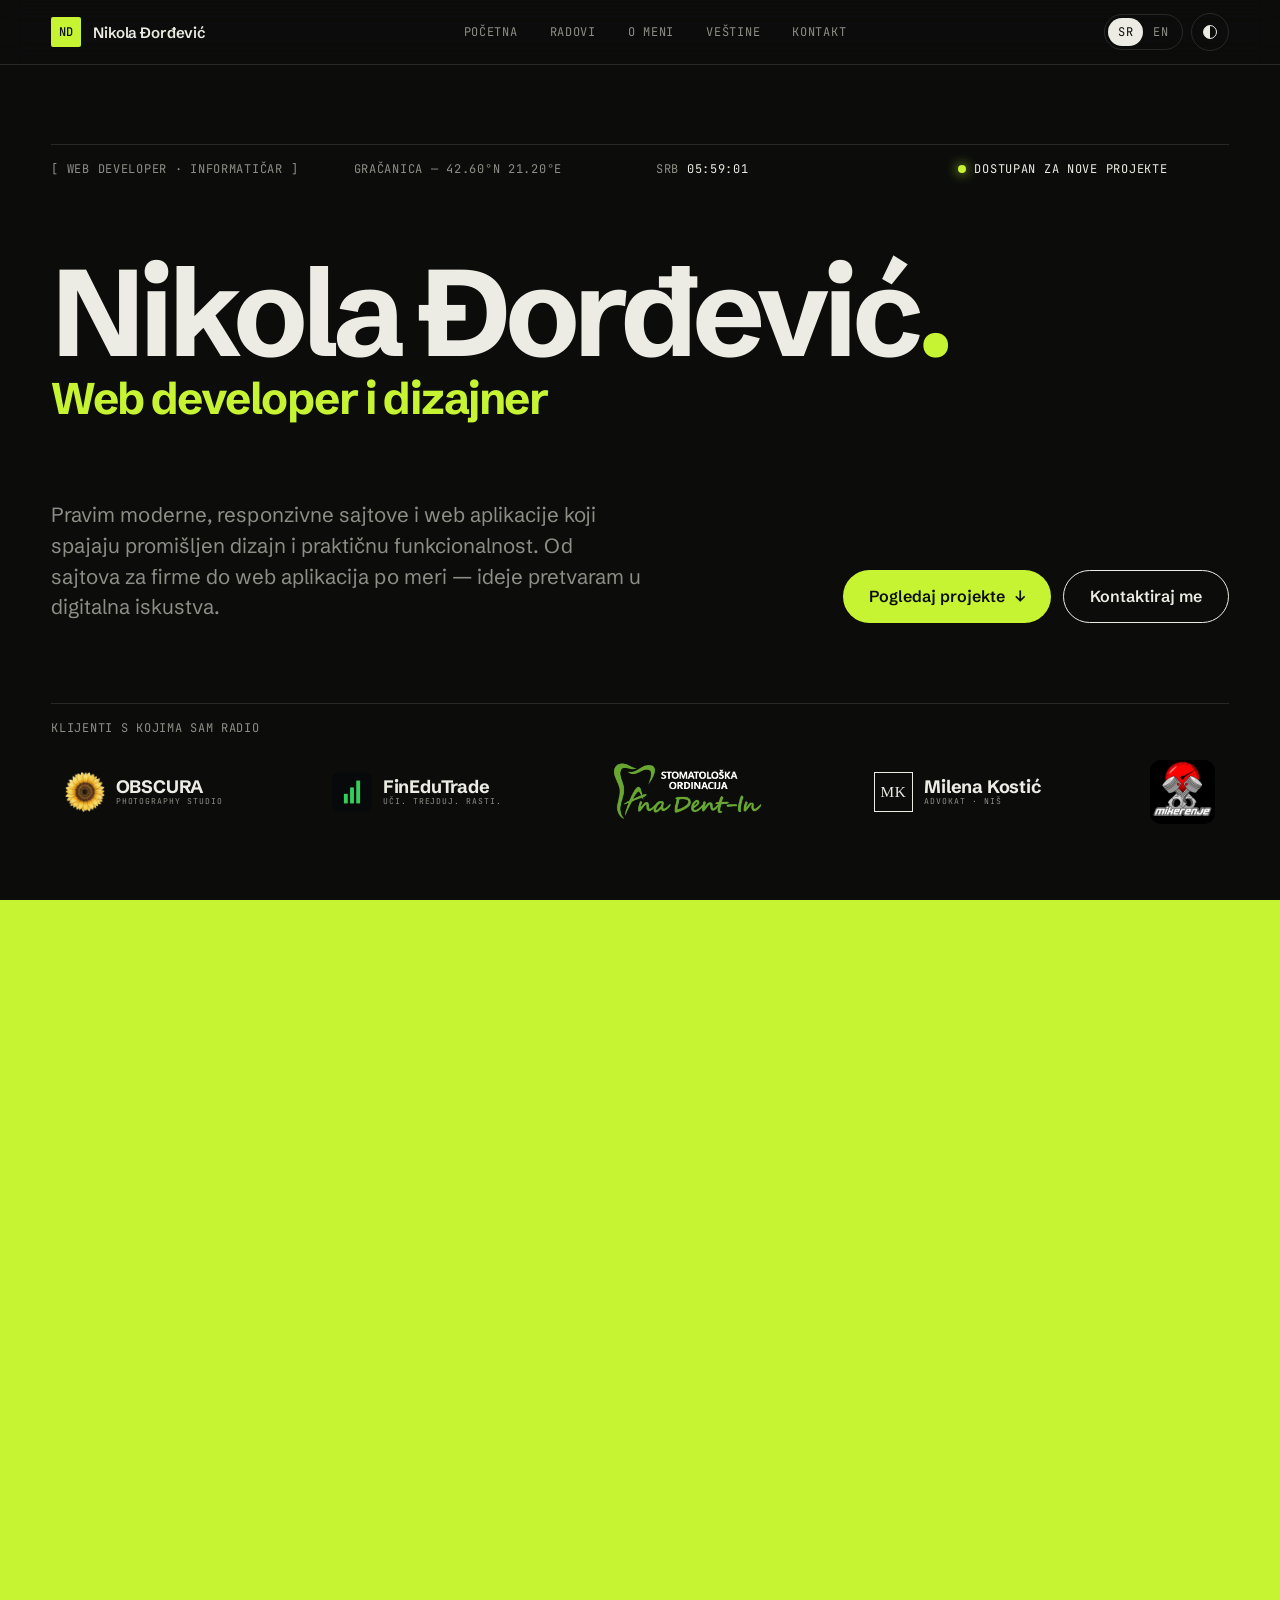
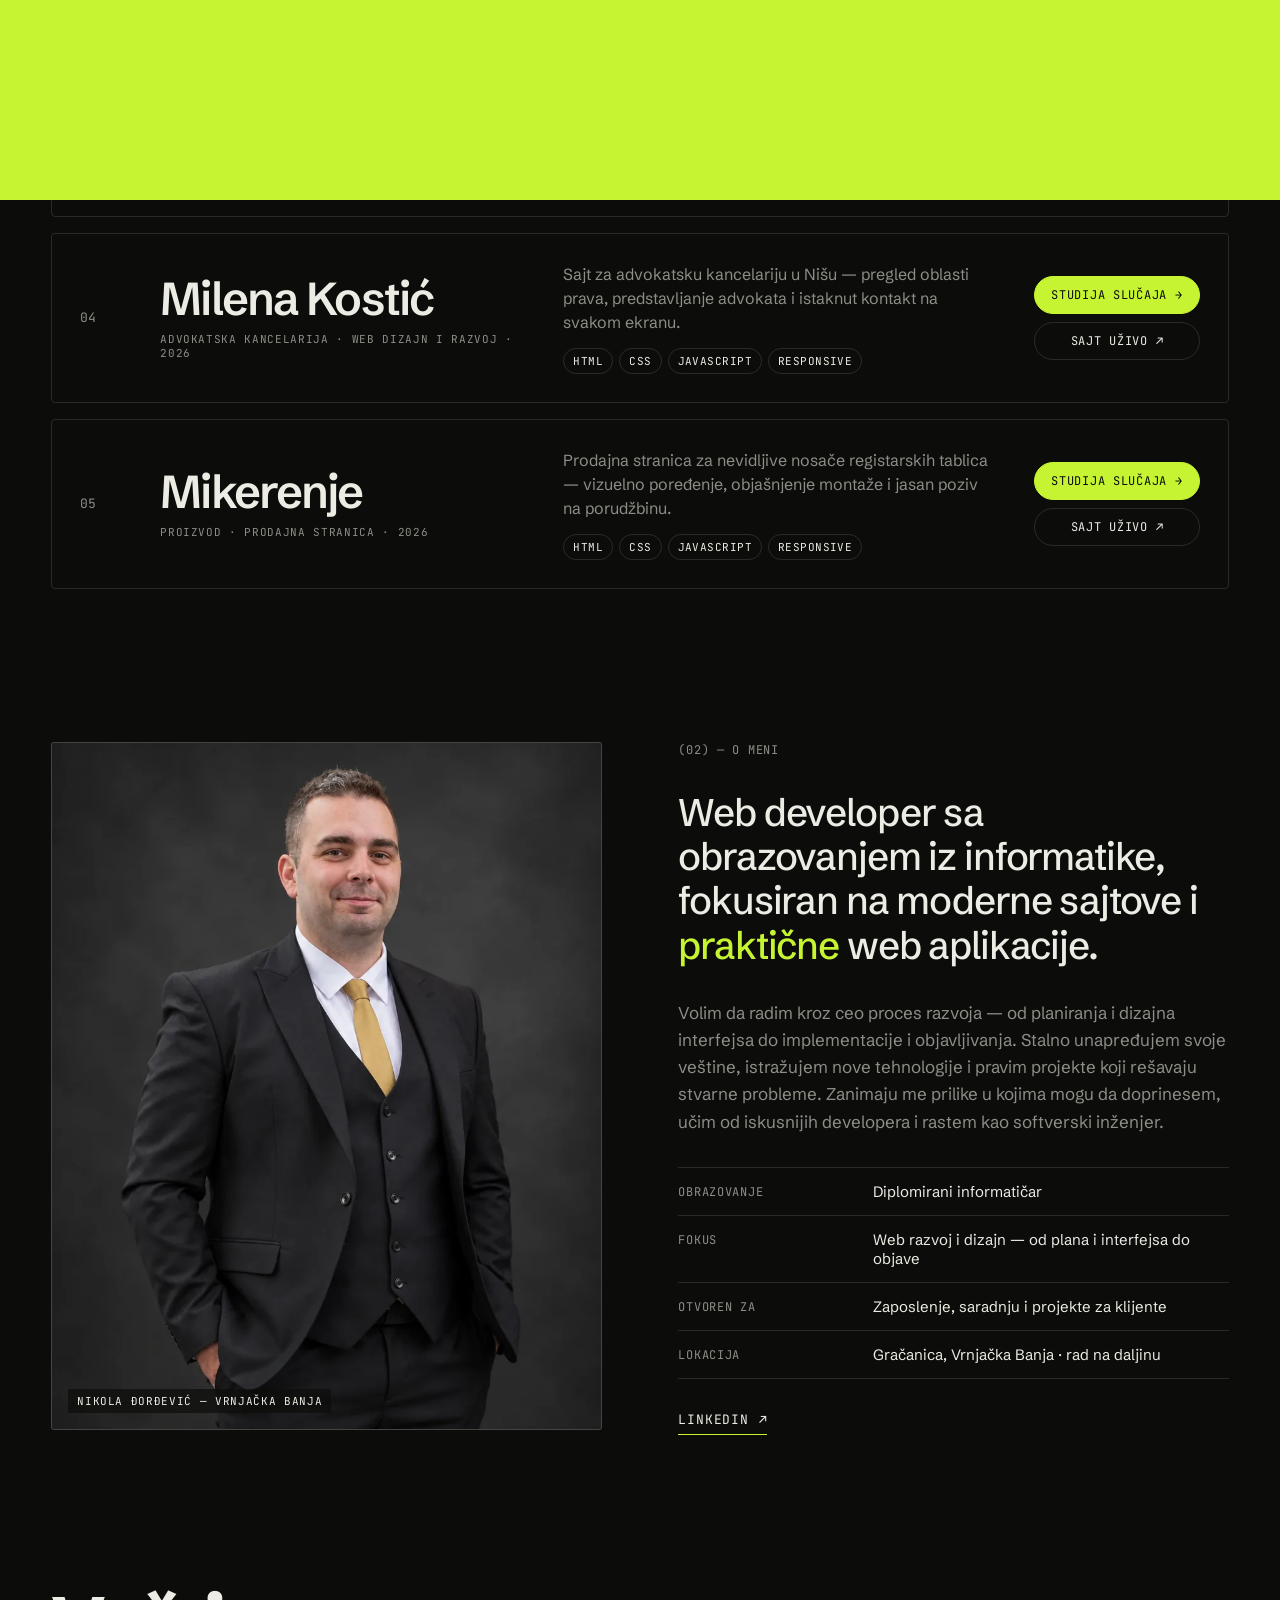
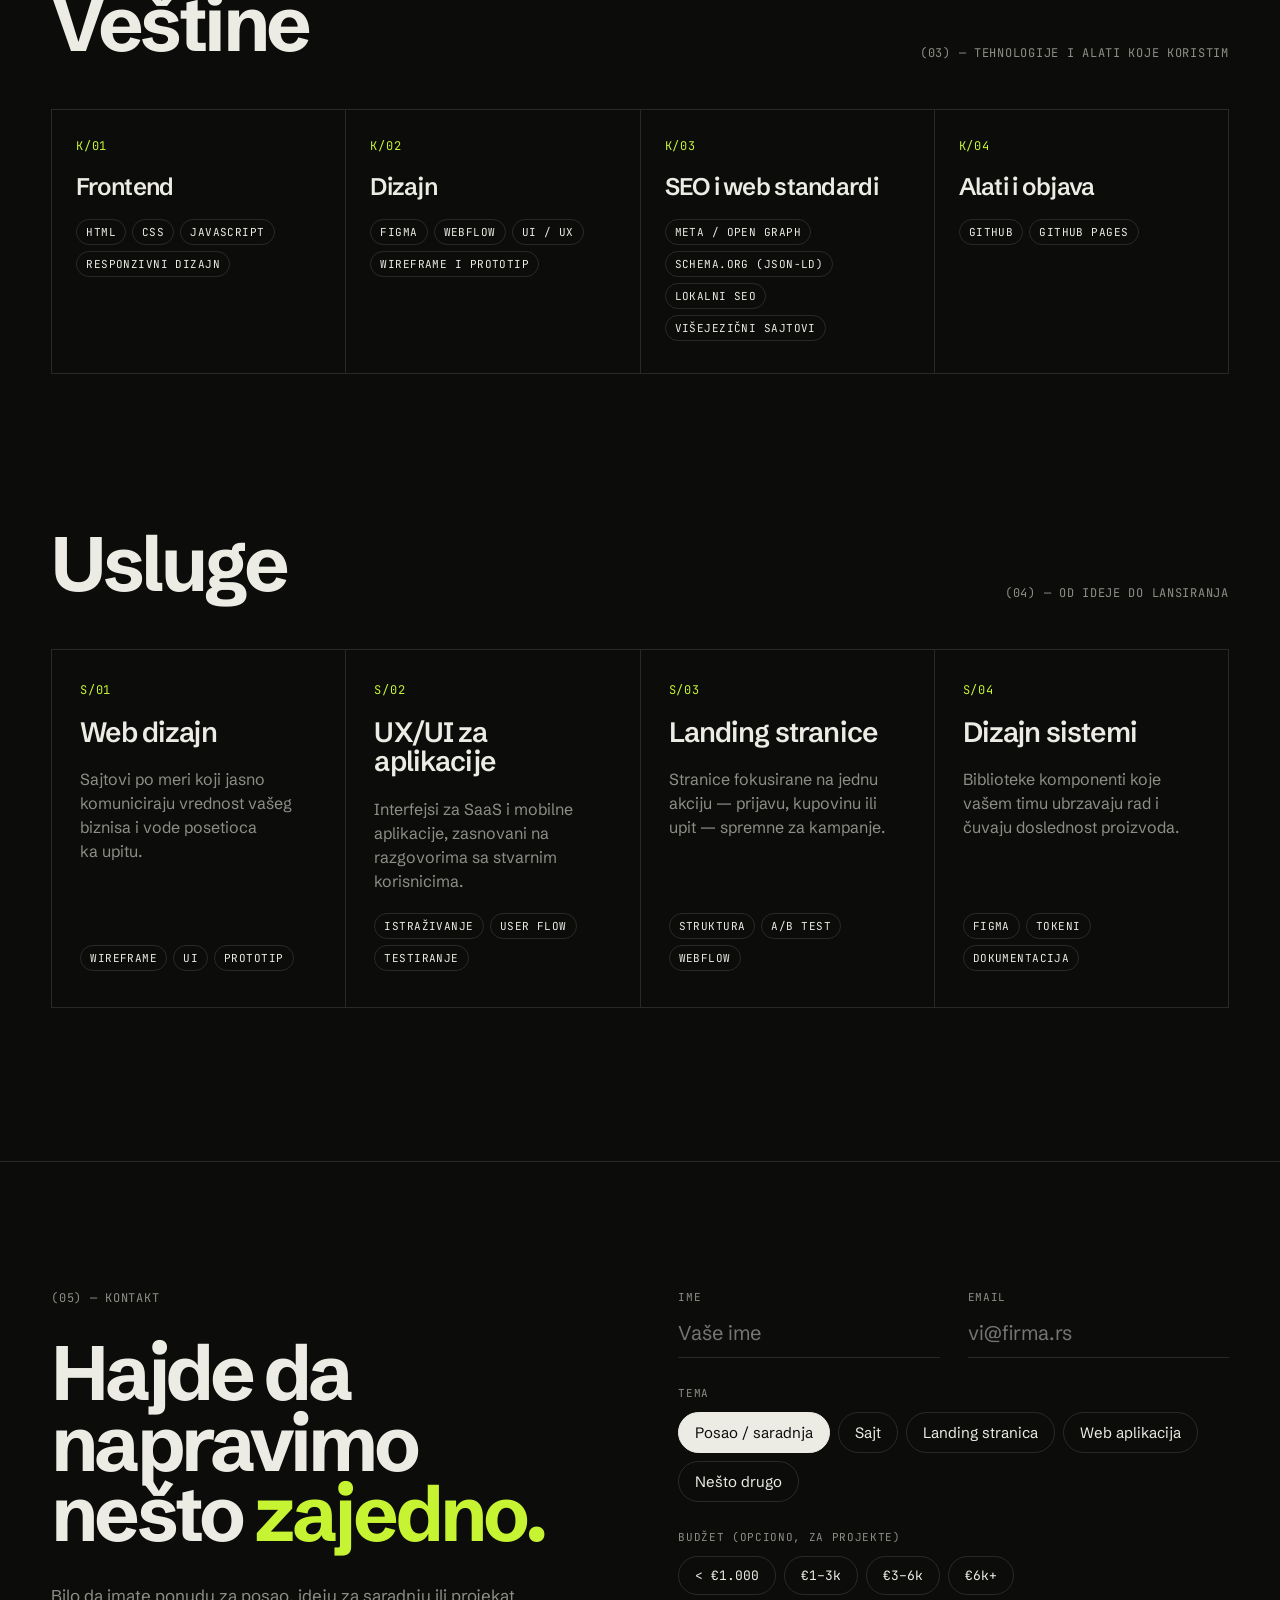
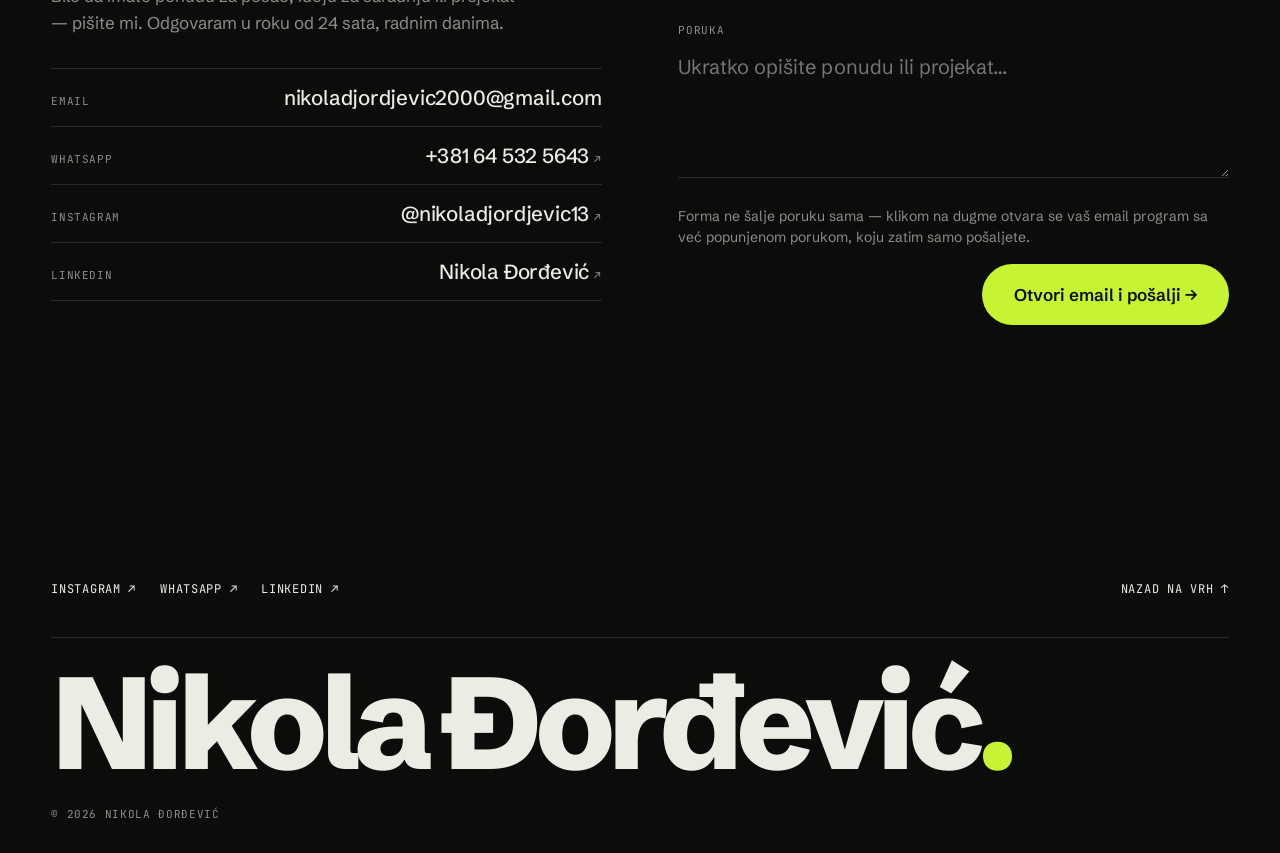
<file: index.html>
<!DOCTYPE html>
<html lang="sr-Latn" data-lang="sr" data-theme="dark" data-title-en="Nikola Đorđević — Web Developer &amp; Designer | Portfolio">
<head>
<meta charset="utf-8">
<meta name="viewport" content="width=device-width, initial-scale=1">
<title>Nikola Đorđević — Web developer i dizajner | Portfolio</title>
<meta name="description" content="Portfolio Nikole Đorđevića, web developera i dizajnera iz Srbije. Moderni, responzivni sajtovi i web aplikacije — pogledajte projekte i javite se za posao ili saradnju.">
<meta name="robots" content="index, follow">
<meta name="author" content="Nikola Đorđević">
<link rel="canonical" href="https://veki1.github.io/Portfolio/">
<meta name="theme-color" content="#0C0D0B">
<link rel="icon" href="favicon.svg" type="image/svg+xml">
<link rel="icon" href="favicon.png" type="image/png" sizes="64x64">
<link rel="apple-touch-icon" href="apple-touch-icon.png">
<meta property="og:type" content="website">
<meta property="og:site_name" content="Nikola Đorđević — portfolio">
<meta property="og:title" content="Nikola Đorđević — Web developer i dizajner | Portfolio">
<meta property="og:description" content="Portfolio Nikole Đorđevića, web developera i dizajnera iz Srbije. Moderni, responzivni sajtovi i web aplikacije — pogledajte projekte i javite se za posao ili saradnju.">
<meta property="og:url" content="https://veki1.github.io/Portfolio/">
<meta property="og:image" content="https://veki1.github.io/Portfolio/og-image.jpg">
<meta property="og:image:width" content="1200">
<meta property="og:image:height" content="630">
<meta property="og:image:alt" content="Nikola Đorđević — web developer i dizajner">
<meta property="og:locale" content="sr_RS">
<meta property="og:locale:alternate" content="en_US">
<meta name="twitter:card" content="summary_large_image">
<meta name="twitter:title" content="Nikola Đorđević — Web developer i dizajner | Portfolio">
<meta name="twitter:description" content="Portfolio Nikole Đorđevića, web developera i dizajnera iz Srbije. Moderni, responzivni sajtovi i web aplikacije — pogledajte projekte i javite se za posao ili saradnju.">
<meta name="twitter:image" content="https://veki1.github.io/Portfolio/og-image.jpg">
<meta name="twitter:image:alt" content="Nikola Đorđević — web developer i dizajner">
<link rel="preconnect" href="https://fonts.googleapis.com">
<link rel="preconnect" href="https://fonts.gstatic.com" crossorigin>
<link href="https://fonts.googleapis.com/css2?family=Schibsted+Grotesk:wght@400;500;600;700;800&amp;family=JetBrains+Mono:wght@400;500&amp;display=swap" rel="stylesheet">
<style>
html{--bg:#0C0D0B;--sf:#151613;--ink:#ECECE4;--mut:#8D8E86;--ln:rgba(236,236,228,.13);--acc:#C6F432;--acct:var(--acc);--onacc:#0C0D0B;--cur:var(--acc)}
html[data-theme=light]{--bg:#F1F1EB;--sf:#E6E6DF;--ink:#10110E;--mut:#5B5C55;--ln:rgba(16,17,14,.15);--acct:color-mix(in oklch,var(--acc) 48%,#10110E);--cur:var(--ink)}
html:not([data-lang=en]) [data-l=en]{display:none!important}
html[data-lang=en] [data-l=sr]{display:none!important}
html:not([data-theme=light]) [data-th=light]{display:none!important}
html[data-theme=light] [data-th=dark]{display:none!important}
body{margin:0;background:var(--bg);color:var(--ink);font-family:'Schibsted Grotesk',Helvetica,Arial,sans-serif;-webkit-font-smoothing:antialiased;transition:background .5s,color .5s;overflow-x:hidden}
*{box-sizing:border-box}
::selection{background:var(--acc);color:#0C0D0B}
a{color:var(--ink);text-decoration:none}
a:hover{color:var(--acct)}
[id]{scroll-margin-top:72px}
@media (max-width:439px){[data-hidesm]{display:none!important}}
@media (max-width:859px){[data-navlinks]{display:none!important}[data-hero-scale]{transform:scale(1.3)!important}}
.h0:hover{color:var(--ink)!important}
.h1:hover{border-color:var(--ink)!important}
.h2:hover{transform:translateY(-3px)!important}
.h3:hover{background:var(--ink)!important;color:var(--bg)!important}
.h4:hover{background:var(--acc)!important;color:#0C0D0B!important;padding:30px 24px!important}
.h5:hover{background:var(--sf)!important}
.h6:focus{border-bottom-color:var(--acc)!important}
.h7:hover{color:var(--acct)!important}
</style>
<link rel="stylesheet" href="site.css">
<script>(function(){var d=document.documentElement;try{if(localStorage.getItem('nd-portfolio-lang')==='en'){d.setAttribute('data-lang','en');d.lang='en'}if(localStorage.getItem('nd-portfolio-theme')==='light'){d.setAttribute('data-theme','light');document.querySelector('meta[name=theme-color]').setAttribute('content','#F1F1EB')}}catch(e){}try{if(sessionStorage.getItem('nd-ov')&&!(window.matchMedia&&matchMedia('(prefers-reduced-motion: reduce)').matches)){d.classList.add('ov-in');setTimeout(function(){d.classList.remove('ov-in')},2500)}}catch(e){}})()</script>
<script type="application/ld+json">{"@context":"https://schema.org","@graph":[{"@type":"ProfessionalService","@id":"https://veki1.github.io/Portfolio/#biznis","name":"Nikola Đorđević — izrada sajtova","description":"Portfolio Nikole Đorđevića, web developera i dizajnera iz Srbije. Moderni, responzivni sajtovi i web aplikacije — pogledajte projekte i javite se za posao ili saradnju.","url":"https://veki1.github.io/Portfolio/","image":"https://veki1.github.io/Portfolio/og-image.jpg","logo":"https://veki1.github.io/Portfolio/favicon.png","email":"mailto:nikoladjordjevic2000@gmail.com","telephone":"+381645325643","areaServed":[{"@type":"Country","name":"Srbija"},{"@type":"Country","name":"Bosna i Hercegovina"},{"@type":"Country","name":"Crna Gora"},{"@type":"Country","name":"Severna Makedonija"},{"@type":"Country","name":"Hrvatska"},{"@type":"Country","name":"Slovenija"}],"knowsLanguage":["sr","en"],"founder":{"@id":"https://veki1.github.io/Portfolio/#nikola"},"sameAs":["https://www.linkedin.com/in/nikola-%C4%91or%C4%91evi%C4%87-5b4b70210/","https://github.com/VeKI1","https://www.instagram.com/nikoladjordjevic13/"],"hasOfferCatalog":{"@type":"OfferCatalog","name":"Usluge","itemListElement":[{"@type":"Offer","itemOffered":{"@type":"Service","name":"Web dizajn","description":"Sajtovi po meri koji jasno komuniciraju vrednost vašeg biznisa i vode posetioca ka upitu."}},{"@type":"Offer","itemOffered":{"@type":"Service","name":"UX/UI za aplikacije","description":"Interfejsi za SaaS i mobilne aplikacije, zasnovani na razgovorima sa stvarnim korisnicima."}},{"@type":"Offer","itemOffered":{"@type":"Service","name":"Landing stranice","description":"Stranice fokusirane na jednu akciju — prijavu, kupovinu ili upit — spremne za kampanje."}},{"@type":"Offer","itemOffered":{"@type":"Service","name":"Dizajn sistemi","description":"Biblioteke komponenti koje vašem timu ubrzavaju rad i čuvaju doslednost proizvoda."}}]}},{"@type":"Person","@id":"https://veki1.github.io/Portfolio/#nikola","name":"Nikola Đorđević","jobTitle":"Web developer i dizajner","description":"Web developer i dizajner sa obrazovanjem iz informatike","image":"https://veki1.github.io/Portfolio/assets/nikola-portret.webp","email":"mailto:nikoladjordjevic2000@gmail.com","telephone":"+381645325643","url":"https://veki1.github.io/Portfolio/","sameAs":["https://www.linkedin.com/in/nikola-%C4%91or%C4%91evi%C4%87-5b4b70210/","https://github.com/VeKI1","https://www.instagram.com/nikoladjordjevic13/"],"worksFor":{"@id":"https://veki1.github.io/Portfolio/#biznis"}},{"@type":"WebSite","@id":"https://veki1.github.io/Portfolio/#sajt","url":"https://veki1.github.io/Portfolio/","name":"Nikola Đorđević — izrada sajtova","inLanguage":"sr-Latn","publisher":{"@id":"https://veki1.github.io/Portfolio/#biznis"}}]}</script>
<script src="app.js" defer></script>
</head>
<body>
<a class="skip" href="#main"><span data-l="sr">Preskoči na sadržaj</span><span data-l="en" lang="en">Skip to content</span></a>

<div style="min-height:100vh;background:var(--bg);color:var(--ink)">


  <div data-ref="ring" aria-hidden="true" style="position:fixed;left:0;top:0;width:84px;height:84px;margin:-42px 0 0 -42px;border-radius:50%;border:1px solid var(--ink);z-index:200;pointer-events:none;display:grid;place-items:center;transform:translate(-200px,-200px) scale(.4);transition:background .3s,border-color .3s">
    <span data-ref="ringLabel" style="font-family:'JetBrains Mono',monospace;font-size:11px;letter-spacing:.06em;text-transform:uppercase;color:#0C0D0B;opacity:0;transition:opacity .2s"><span data-l="sr">Pogledaj</span><span data-l="en" lang="en">View</span></span>
  </div>
  <div data-ref="dot" aria-hidden="true" style="position:fixed;left:0;top:0;width:8px;height:8px;margin:-4px 0 0 -4px;border-radius:50%;background:var(--cur);z-index:201;pointer-events:none;transform:translate(-200px,-200px)"></div>


<div data-ref="prev" aria-hidden="true" data-idx="0" style="position:fixed;left:0;top:0;width:440px;height:290px;z-index:40;pointer-events:none;opacity:0;transition:opacity .3s;transform:translate(-999px,-999px)">
  <div style="position:relative;width:100%;height:100%;border-radius:3px;overflow:hidden;background:var(--bg);border:1px solid var(--ln);display:flex;align-items:flex-end;padding:14px;box-shadow:0 30px 60px rgba(0,0,0,.35)">
    <div style="position:absolute;inset:0;display:grid;place-items:center"><div><div style="display:flex;align-items:center;gap:12px;transform:scale(1.5)">
            <img src="assets/logo-obscura.webp" alt="" width="180" height="180" loading="lazy" decoding="async" style="width:44px;height:44px;display:block;object-fit:contain">
            <span style="display:flex;flex-direction:column;line-height:1.05"><span style="font-size:20px;font-weight:700;letter-spacing:-.01em;color:var(--ink);white-space:nowrap">OBSCURA</span><span style="font-family:'JetBrains Mono',monospace;font-size:9px;letter-spacing:.12em;text-transform:uppercase;color:var(--mut);white-space:nowrap">photography studio</span></span>
          </div></div></div>
    <span style="font-family:'JetBrains Mono',monospace;font-size:11px;letter-spacing:.06em;text-transform:uppercase;color:var(--ink);background:var(--bg);padding:4px 8px;position:relative">Obscura</span>
  </div>
</div><div data-ref="prev" aria-hidden="true" data-idx="1" style="position:fixed;left:0;top:0;width:440px;height:290px;z-index:40;pointer-events:none;opacity:0;transition:opacity .3s;transform:translate(-999px,-999px)">
  <div style="position:relative;width:100%;height:100%;border-radius:3px;overflow:hidden;background:var(--bg);border:1px solid var(--ln);display:flex;align-items:flex-end;padding:14px;box-shadow:0 30px 60px rgba(0,0,0,.35)">
    <div style="position:absolute;inset:0;display:grid;place-items:center"><div><div style="display:flex;align-items:center;gap:12px;transform:scale(1.5)">
            <img src="assets/logo-finedu.webp" alt="Logo FinEdu Trade — zeleni stubičasti grafikon" width="160" height="160" loading="lazy" decoding="async" style="width:44px;height:44px;display:block;object-fit:contain">
            
            <span style="display:flex;flex-direction:column;line-height:1.05"><span style="font-size:20px;font-weight:700;letter-spacing:-.01em;color:var(--ink);white-space:nowrap">FinEduTrade</span><span style="font-family:'JetBrains Mono',monospace;font-size:9px;letter-spacing:.12em;text-transform:uppercase;color:var(--mut);white-space:nowrap">Uči. Trejduj. Rasti.</span></span>
            
            
          </div></div></div>
    
    <span style="font-family:'JetBrains Mono',monospace;font-size:11px;letter-spacing:.06em;text-transform:uppercase;color:var(--ink);background:var(--bg);padding:4px 8px;position:relative">FinEdu Trade</span>
  </div>
</div><div data-ref="prev" aria-hidden="true" data-idx="2" style="position:fixed;left:0;top:0;width:440px;height:290px;z-index:40;pointer-events:none;opacity:0;transition:opacity .3s;transform:translate(-999px,-999px)">
  <div style="position:relative;width:100%;height:100%;border-radius:3px;overflow:hidden;background:var(--bg);border:1px solid var(--ln);display:flex;align-items:flex-end;padding:14px;box-shadow:0 30px 60px rgba(0,0,0,.35)">
    <div style="position:absolute;inset:0;display:grid;place-items:center"><div><div style="display:flex;align-items:center;gap:12px;transform:scale(1.5)">
            
            
            
            
            <img src="assets/logo-anadent-light.webp" alt="Logo stomatološke ordinacije Ana Dent-In" width="520" height="203" loading="lazy" decoding="async" data-th="dark" style="width:170px;height:66px;display:block;object-fit:contain"><img src="assets/logo-anadent.webp" alt="Logo stomatološke ordinacije Ana Dent-In" width="520" height="203" loading="lazy" decoding="async" data-th="light" style="width:170px;height:66px;display:block;object-fit:contain">
          </div></div></div>
    
    <span style="font-family:'JetBrains Mono',monospace;font-size:11px;letter-spacing:.06em;text-transform:uppercase;color:var(--ink);background:var(--bg);padding:4px 8px;position:relative">Ana Dent-In</span>
  </div>
</div><div data-ref="prev" aria-hidden="true" data-idx="3" style="position:fixed;left:0;top:0;width:440px;height:290px;z-index:40;pointer-events:none;opacity:0;transition:opacity .3s;transform:translate(-999px,-999px)">
  <div style="position:relative;width:100%;height:100%;border-radius:3px;overflow:hidden;background:var(--bg);border:1px solid var(--ln);display:flex;align-items:flex-end;padding:14px;box-shadow:0 30px 60px rgba(0,0,0,.35)">
    <div style="position:absolute;inset:0;display:grid;place-items:center"><div><div style="display:flex;align-items:center;gap:12px;transform:scale(1.5)">
            
            <span style="width:44px;height:44px;border:1.5px solid var(--ink);display:grid;place-items:center;font-family:Georgia,'Times New Roman',serif;font-size:17px;letter-spacing:.04em;color:var(--ink)">MK</span>
            <span style="display:flex;flex-direction:column;line-height:1.05"><span style="font-size:20px;font-weight:700;letter-spacing:-.01em;color:var(--ink);white-space:nowrap">Milena Kostić</span><span style="font-family:'JetBrains Mono',monospace;font-size:9px;letter-spacing:.12em;text-transform:uppercase;color:var(--mut);white-space:nowrap">advokat · Niš</span></span>
            
            
          </div></div></div>
    
    <span style="font-family:'JetBrains Mono',monospace;font-size:11px;letter-spacing:.06em;text-transform:uppercase;color:var(--ink);background:var(--bg);padding:4px 8px;position:relative">Milena Kostić</span>
  </div>
</div><div data-ref="prev" aria-hidden="true" data-idx="4" style="position:fixed;left:0;top:0;width:440px;height:290px;z-index:40;pointer-events:none;opacity:0;transition:opacity .3s;transform:translate(-999px,-999px)">
  <div style="position:relative;width:100%;height:100%;border-radius:3px;overflow:hidden;background:var(--bg);border:1px solid var(--ln);display:flex;align-items:flex-end;padding:14px;box-shadow:0 30px 60px rgba(0,0,0,.35)">
    <div style="position:absolute;inset:0;display:grid;place-items:center"><div><div style="display:flex;align-items:center;gap:12px;transform:scale(1.5)">
            
            
            
            <img src="assets/logo-mikerenje.webp" alt="Logo Mikerenje — klipovi ispred crvenog brzinomera" width="320" height="320" loading="lazy" decoding="async" style="width:96px;height:96px;border-radius:12px;display:block;object-fit:cover">
            
          </div></div></div>
    
    <span style="font-family:'JetBrains Mono',monospace;font-size:11px;letter-spacing:.06em;text-transform:uppercase;color:var(--ink);background:var(--bg);padding:4px 8px;position:relative">Mikerenje</span>
  </div>
</div>

<div data-ref="ov" aria-hidden="true" style="position:fixed;inset:0;z-index:150;background:var(--acc);transform:translateY(100%);pointer-events:none;display:flex;align-items:flex-end;padding:clamp(20px,4vw,56px)">
  <span style="font-size:clamp(48px,9vw,140px);font-weight:700;letter-spacing:-.045em;line-height:.9;color:#0C0D0B" data-ref="ovlabel"></span>
</div>

<header style="position:fixed;top:0;left:0;right:0;z-index:60;background:color-mix(in oklch,var(--bg) 82%,transparent);backdrop-filter:blur(14px);-webkit-backdrop-filter:blur(14px);border-bottom:1px solid var(--ln)">
  <div style="margin:0 auto;padding:0 clamp(20px,4vw,56px);height:64px;display:flex;align-items:center;justify-content:space-between;gap:24px">
    <a aria-label="Nikola Đorđević — početna" data-aria-sr="Nikola Đorđević — početna" data-aria-en="Nikola Đorđević — home" href="#top" style="all:unset;display:flex;align-items:center;gap:12px;cursor:pointer">
      <span style="width:30px;height:30px;background:var(--acc);color:#0C0D0B;display:grid;place-items:center;font-family:'JetBrains Mono',monospace;font-weight:500;font-size:12px;border-radius:2px">ND</span>
      <span data-hidesm="" style="font-weight:600;font-size:15px;letter-spacing:-.01em;color:var(--ink)">Nikola Đorđević</span>
    </a>
    
      <nav data-navlinks="" id="site-nav" aria-label="Glavna navigacija" data-aria-sr="Glavna navigacija" data-aria-en="Main navigation" style="display:flex;gap:32px;font-family:'JetBrains Mono',monospace;font-size:12px;letter-spacing:.06em;text-transform:uppercase">
        <a href="#top" style="all:unset;cursor:pointer;color:var(--mut);transition:color .2s" class="h0"><span data-l="sr">Početna</span><span data-l="en" lang="en">Home</span></a>
        <a href="#work" style="all:unset;cursor:pointer;color:var(--mut);transition:color .2s" class="h0"><span data-l="sr">Radovi</span><span data-l="en" lang="en">Work</span></a>
        <a href="#about" style="all:unset;cursor:pointer;color:var(--mut);transition:color .2s" class="h0"><span data-l="sr">O meni</span><span data-l="en" lang="en">About</span></a>
        <a href="#skills" style="all:unset;cursor:pointer;color:var(--mut);transition:color .2s" class="h0"><span data-l="sr">Veštine</span><span data-l="en" lang="en">Skills</span></a>
        <a href="#contact" style="all:unset;cursor:pointer;color:var(--mut);transition:color .2s" class="h0"><span data-l="sr">Kontakt</span><span data-l="en" lang="en">Contact</span></a>
      </nav>
    
    <div style="display:flex;align-items:center;gap:8px;font-family:'JetBrains Mono',monospace;font-size:12px;letter-spacing:.06em">
      <div role="group" aria-label="Jezik / Language" style="display:flex;border:1px solid var(--ln);border-radius:999px;padding:3px">
        <button style="all:unset;cursor:pointer;padding:6px 10px;border-radius:999px;transition:background .25s,color .25s" data-act="setSr" type="button" lang="sr-Latn" aria-label="Srpski" aria-pressed="true">SR</button>
        <button style="all:unset;cursor:pointer;padding:6px 10px;border-radius:999px;transition:background .25s,color .25s" data-act="setEn" type="button" lang="en" aria-label="English" aria-pressed="false">EN</button>
      </div>
      <button aria-label="Promeni temu (svetla / tamna)" data-aria-sr="Promeni temu (svetla / tamna)" data-aria-en="Toggle light / dark theme" aria-pressed="false" style="all:unset;cursor:pointer;width:36px;height:36px;border:1px solid var(--ln);border-radius:50%;display:grid;place-items:center;color:var(--ink);transition:border-color .2s" data-act="toggleTheme" type="button" class="h1">
        <span aria-hidden="true" style="width:14px;height:14px;border-radius:50%;border:1.5px solid currentColor;background:linear-gradient(90deg,currentColor 50%,transparent 50%)"></span>
      </button>
      <button class="navtoggle" type="button" data-act="menu" aria-controls="site-nav" aria-expanded="false" aria-label="Otvori meni"><i aria-hidden="true"></i></button>
    </div>
  </div>
</header>


<main id="main">
  <section id="top" style="margin:0 auto;padding:clamp(120px,16vh,170px) clamp(20px,4vw,56px) 64px;min-height:100vh;display:flex;flex-direction:column;justify-content:space-between;gap:56px">
    <div style="display:grid;grid-template-columns:repeat(auto-fit,minmax(200px,1fr));gap:16px 32px;font-family:'JetBrains Mono',monospace;font-size:12px;letter-spacing:.06em;text-transform:uppercase;color:var(--mut);border-top:1px solid var(--ln);padding-top:16px">
      <span><span data-l="sr">[ Web developer · Informatičar ]</span><span data-l="en" lang="en">[ Web developer · Informatics ]</span></span>
      <span><span data-l="sr">Gračanica</span><span data-l="en" lang="en">Gračanica</span> — 42.60°N 21.20°E</span>
      <span>SRB <span data-ref="clock" style="color:var(--ink)">--:--:--</span></span>
      <span style="display:flex;align-items:center;gap:8px;color:var(--ink)"><span data-ref="blink" style="width:8px;height:8px;border-radius:50%;background:var(--acc);box-shadow:0 0 12px var(--acc)"></span><span data-l="sr">Dostupan za nove projekte</span><span data-l="en" lang="en">Available for new projects</span></span>
    </div>
    <h1 style="margin:0;font-size:clamp(48px,9.6vw,160px);font-weight:700;letter-spacing:-.05em;line-height:.9;text-wrap:balance">
      Nikola Đorđević<span style="color:var(--acct)">.</span>
      <span class="hero-role"><span data-l="sr">Web developer i dizajner</span><span data-l="en" lang="en">Web Developer &amp; Designer</span></span>
    </h1>
    <div style="display:flex;flex-wrap:wrap;justify-content:space-between;align-items:flex-end;gap:32px">
      <p style="margin:0;max-width:600px;font-size:clamp(18px,1.6vw,22px);line-height:1.5;color:var(--mut);text-wrap:pretty">
        <span data-l="sr">Pravim moderne, responzivne sajtove i web aplikacije koji spajaju promišljen dizajn i praktičnu funkcionalnost. Od sajtova za firme do web aplikacija po meri — ideje pretvaram u digitalna iskustva.</span>
        <span data-l="en" lang="en">I build modern, responsive websites and web applications that combine thoughtful design with practical functionality. From business websites to custom web applications, I turn ideas into digital experiences.</span>
      </p>
      <div style="display:flex;flex-wrap:wrap;gap:12px">
        <a href="#work" class="btn btn-pri"><span data-l="sr">Pogledaj projekte</span><span data-l="en" lang="en">View Projects</span> <span aria-hidden="true">↓</span></a>
        <a href="#contact" class="btn btn-sec"><span data-l="sr">Kontaktiraj me</span><span data-l="en" lang="en">Contact Me</span></a>
      </div>
    </div>
    <div class="clients" aria-labelledby="clients-title">
      <h2 id="clients-title" class="clients-title"><span data-l="sr">Klijenti s kojima sam radio</span><span data-l="en" lang="en">Clients I've worked with</span></h2>
      <div class="clients-row">
      
        <div class="ctile">
          <div style="display:flex;align-items:center;gap:12px;transform:scale(1)">
            <img src="assets/logo-obscura.webp" alt="Logo fotografskog studija Obscura — suncokret" width="180" height="180" loading="lazy" decoding="async" style="width:44px;height:44px;display:block;object-fit:contain">
            
            <span style="display:flex;flex-direction:column;line-height:1.05"><span style="font-size:20px;font-weight:700;letter-spacing:-.01em;color:var(--ink);white-space:nowrap">OBSCURA</span><span style="font-family:'JetBrains Mono',monospace;font-size:9px;letter-spacing:.12em;text-transform:uppercase;color:var(--mut);white-space:nowrap">photography studio</span></span>
            
            
          </div>
        </div>
      
        <div class="ctile">
          <div style="display:flex;align-items:center;gap:12px;transform:scale(1)">
            <img src="assets/logo-finedu.webp" alt="Logo FinEdu Trade — zeleni stubičasti grafikon" width="160" height="160" loading="lazy" decoding="async" style="width:44px;height:44px;display:block;object-fit:contain">
            
            <span style="display:flex;flex-direction:column;line-height:1.05"><span style="font-size:20px;font-weight:700;letter-spacing:-.01em;color:var(--ink);white-space:nowrap">FinEduTrade</span><span style="font-family:'JetBrains Mono',monospace;font-size:9px;letter-spacing:.12em;text-transform:uppercase;color:var(--mut);white-space:nowrap">Uči. Trejduj. Rasti.</span></span>
            
            
          </div>
        </div>
      
        <div class="ctile">
          <div style="display:flex;align-items:center;gap:12px;transform:scale(1)">
            
            
            
            
            <img src="assets/logo-anadent-light.webp" alt="Logo stomatološke ordinacije Ana Dent-In" width="520" height="203" loading="lazy" decoding="async" data-th="dark" style="width:170px;height:66px;display:block;object-fit:contain"><img src="assets/logo-anadent.webp" alt="Logo stomatološke ordinacije Ana Dent-In" width="520" height="203" loading="lazy" decoding="async" data-th="light" style="width:170px;height:66px;display:block;object-fit:contain">
          </div>
        </div>
      
        <div class="ctile">
          <div style="display:flex;align-items:center;gap:12px;transform:scale(1)">
            
            <span style="width:44px;height:44px;border:1.5px solid var(--ink);display:grid;place-items:center;font-family:Georgia,'Times New Roman',serif;font-size:17px;letter-spacing:.04em;color:var(--ink)">MK</span>
            <span style="display:flex;flex-direction:column;line-height:1.05"><span style="font-size:20px;font-weight:700;letter-spacing:-.01em;color:var(--ink);white-space:nowrap">Milena Kostić</span><span style="font-family:'JetBrains Mono',monospace;font-size:9px;letter-spacing:.12em;text-transform:uppercase;color:var(--mut);white-space:nowrap">advokat · Niš</span></span>
            
            
          </div>
        </div>
      
        <div class="ctile">
          <div style="display:flex;align-items:center;gap:12px;transform:scale(1)">
            
            
            
            <img src="assets/logo-mikerenje.webp" alt="Logo Mikerenje — klipovi ispred crvenog brzinomera" width="320" height="320" loading="lazy" decoding="async" style="width:96px;height:96px;border-radius:12px;display:block;object-fit:cover">
            
          </div>
        </div>
      
    </div>
    </div>
  </section>

  <div style="border-top:1px solid var(--ln);border-bottom:1px solid var(--ln);overflow:hidden;padding:22px 0">
    <div data-ref="marq" style="display:flex;width:max-content;gap:0">
      
        <span style="display:flex;align-items:center;gap:40px;padding-right:40px;font-size:clamp(28px,3.4vw,48px);font-weight:600;letter-spacing:-.03em;white-space:nowrap">
          <span><span data-l="sr">Web dizajn</span><span data-l="en" lang="en">Web design</span></span>
          <span aria-hidden="true" style="width:12px;height:12px;background:var(--acc);transform:rotate(45deg)"></span>
        </span>
      
        <span style="display:flex;align-items:center;gap:40px;padding-right:40px;font-size:clamp(28px,3.4vw,48px);font-weight:600;letter-spacing:-.03em;white-space:nowrap">
          <span><span data-l="sr">UX/UI</span><span data-l="en" lang="en">UX/UI</span></span>
          <span aria-hidden="true" style="width:12px;height:12px;background:var(--acc);transform:rotate(45deg)"></span>
        </span>
      
        <span style="display:flex;align-items:center;gap:40px;padding-right:40px;font-size:clamp(28px,3.4vw,48px);font-weight:600;letter-spacing:-.03em;white-space:nowrap">
          <span><span data-l="sr">Landing stranice</span><span data-l="en" lang="en">Landing pages</span></span>
          <span aria-hidden="true" style="width:12px;height:12px;background:var(--acc);transform:rotate(45deg)"></span>
        </span>
      
        <span style="display:flex;align-items:center;gap:40px;padding-right:40px;font-size:clamp(28px,3.4vw,48px);font-weight:600;letter-spacing:-.03em;white-space:nowrap">
          <span><span data-l="sr">E-commerce</span><span data-l="en" lang="en">E-commerce</span></span>
          <span aria-hidden="true" style="width:12px;height:12px;background:var(--acc);transform:rotate(45deg)"></span>
        </span>
      
        <span style="display:flex;align-items:center;gap:40px;padding-right:40px;font-size:clamp(28px,3.4vw,48px);font-weight:600;letter-spacing:-.03em;white-space:nowrap">
          <span><span data-l="sr">Dizajn sistemi</span><span data-l="en" lang="en">Design systems</span></span>
          <span aria-hidden="true" style="width:12px;height:12px;background:var(--acc);transform:rotate(45deg)"></span>
        </span>
      
        <span style="display:flex;align-items:center;gap:40px;padding-right:40px;font-size:clamp(28px,3.4vw,48px);font-weight:600;letter-spacing:-.03em;white-space:nowrap">
          <span><span data-l="sr">Prototipovi</span><span data-l="en" lang="en">Prototypes</span></span>
          <span aria-hidden="true" style="width:12px;height:12px;background:var(--acc);transform:rotate(45deg)"></span>
        </span>
      
        <span aria-hidden="true" style="display:flex;align-items:center;gap:40px;padding-right:40px;font-size:clamp(28px,3.4vw,48px);font-weight:600;letter-spacing:-.03em;white-space:nowrap">
          <span><span data-l="sr">Web dizajn</span><span data-l="en" lang="en">Web design</span></span>
          <span aria-hidden="true" style="width:12px;height:12px;background:var(--acc);transform:rotate(45deg)"></span>
        </span>
      
        <span aria-hidden="true" style="display:flex;align-items:center;gap:40px;padding-right:40px;font-size:clamp(28px,3.4vw,48px);font-weight:600;letter-spacing:-.03em;white-space:nowrap">
          <span><span data-l="sr">UX/UI</span><span data-l="en" lang="en">UX/UI</span></span>
          <span aria-hidden="true" style="width:12px;height:12px;background:var(--acc);transform:rotate(45deg)"></span>
        </span>
      
        <span aria-hidden="true" style="display:flex;align-items:center;gap:40px;padding-right:40px;font-size:clamp(28px,3.4vw,48px);font-weight:600;letter-spacing:-.03em;white-space:nowrap">
          <span><span data-l="sr">Landing stranice</span><span data-l="en" lang="en">Landing pages</span></span>
          <span aria-hidden="true" style="width:12px;height:12px;background:var(--acc);transform:rotate(45deg)"></span>
        </span>
      
        <span aria-hidden="true" style="display:flex;align-items:center;gap:40px;padding-right:40px;font-size:clamp(28px,3.4vw,48px);font-weight:600;letter-spacing:-.03em;white-space:nowrap">
          <span><span data-l="sr">E-commerce</span><span data-l="en" lang="en">E-commerce</span></span>
          <span aria-hidden="true" style="width:12px;height:12px;background:var(--acc);transform:rotate(45deg)"></span>
        </span>
      
        <span aria-hidden="true" style="display:flex;align-items:center;gap:40px;padding-right:40px;font-size:clamp(28px,3.4vw,48px);font-weight:600;letter-spacing:-.03em;white-space:nowrap">
          <span><span data-l="sr">Dizajn sistemi</span><span data-l="en" lang="en">Design systems</span></span>
          <span aria-hidden="true" style="width:12px;height:12px;background:var(--acc);transform:rotate(45deg)"></span>
        </span>
      
        <span aria-hidden="true" style="display:flex;align-items:center;gap:40px;padding-right:40px;font-size:clamp(28px,3.4vw,48px);font-weight:600;letter-spacing:-.03em;white-space:nowrap">
          <span><span data-l="sr">Prototipovi</span><span data-l="en" lang="en">Prototypes</span></span>
          <span aria-hidden="true" style="width:12px;height:12px;background:var(--acc);transform:rotate(45deg)"></span>
        </span>
      
    </div>
  </div>

  <section id="work" style="margin:0 auto;padding:clamp(80px,12vw,160px) clamp(20px,4vw,56px)">
    <div data-reveal="0" style="display:flex;flex-wrap:wrap;justify-content:space-between;align-items:flex-end;gap:24px;margin-bottom:48px">
      <h2 style="margin:0;font-size:clamp(40px,6vw,96px);font-weight:700;letter-spacing:-.045em;line-height:.95"><span data-l="sr">Izabrani radovi</span><span data-l="en" lang="en">Selected work</span></h2>
      <span style="font-family:'JetBrains Mono',monospace;font-size:12px;letter-spacing:.06em;text-transform:uppercase;color:var(--mut)">(01) — 2026 — 05 <span data-l="sr">projekata</span><span data-l="en" lang="en">projects</span></span>
    </div>
    <ul class="projects" data-ref="list">
      <li>
        <article class="proj" data-row="" data-idx="0" data-reveal="0" aria-labelledby="p-obscura">
          <div class="proj-media" aria-hidden="true"><div class="proj-media-in"><div><div style="display:flex;align-items:center;gap:12px;transform:scale(1.5)">
            <img src="assets/logo-obscura.webp" alt="" width="180" height="180" loading="lazy" decoding="async" style="width:44px;height:44px;display:block;object-fit:contain">
            <span style="display:flex;flex-direction:column;line-height:1.05"><span style="font-size:20px;font-weight:700;letter-spacing:-.01em;color:var(--ink);white-space:nowrap">OBSCURA</span><span style="font-family:'JetBrains Mono',monospace;font-size:9px;letter-spacing:.12em;text-transform:uppercase;color:var(--mut);white-space:nowrap">photography studio</span></span>
          </div></div></div></div>
          <span class="proj-num" aria-hidden="true">01</span>
          <div>
            <h3 id="p-obscura"><a href="radovi/obscura.html" data-cursor="view" data-label="Obscura">Obscura</a></h3>
            <span class="proj-kind"><span data-l="sr">Fotografski studio · Dizajn i razvoj</span><span data-l="en" lang="en">Photo studio · Design &amp; build</span> · 2026</span>
          </div>
          <div>
            <p class="proj-desc"><span data-l="sr">Sajt za fotografski studio iz Niša — portfolio po kategorijama, paketi sa cenama i forma za rezervaciju termina na jednom mestu.</span><span data-l="en" lang="en">A website for a photography studio in Niš — a portfolio by category, priced packages and a booking form in one place.</span></p>
            <ul class="tags" aria-label="Tehnologije" data-aria-sr="Tehnologije" data-aria-en="Technologies"><li>HTML</li><li>CSS</li><li>JavaScript</li><li>Schema.org</li><li>Responsive</li></ul>
          </div>
          <div class="proj-links">
            <a class="plink plink-pri" href="radovi/obscura.html" data-label="Obscura"><span data-l="sr">Studija slučaja</span><span data-l="en" lang="en">Case study</span> <span aria-hidden="true">→</span><span class="sr-only">: Obscura</span></a>
            <a class="plink" href="https://veki1.github.io/ObscuraStudio/" target="_blank" rel="noopener"><span data-l="sr">Sajt uživo</span><span data-l="en" lang="en">Live Demo</span> <span aria-hidden="true">↗</span><span class="sr-only">: Obscura <span data-l="sr">(otvara se u novom prozoru)</span><span data-l="en" lang="en">(opens in a new tab)</span></span></a>
          </div>
        </article>
      </li>
      <li>
        <article class="proj" data-row="" data-idx="1" data-reveal="0" aria-labelledby="p-finedu-trade">
          <div class="proj-media" aria-hidden="true"><div class="proj-media-in"><div><div style="display:flex;align-items:center;gap:12px;transform:scale(1.5)">
            <img src="assets/logo-finedu.webp" alt="" width="160" height="160" loading="lazy" decoding="async" style="width:44px;height:44px;display:block;object-fit:contain">
            
            <span style="display:flex;flex-direction:column;line-height:1.05"><span style="font-size:20px;font-weight:700;letter-spacing:-.01em;color:var(--ink);white-space:nowrap">FinEduTrade</span><span style="font-family:'JetBrains Mono',monospace;font-size:9px;letter-spacing:.12em;text-transform:uppercase;color:var(--mut);white-space:nowrap">Uči. Trejduj. Rasti.</span></span>
            
            
          </div></div></div></div>
          <span class="proj-num" aria-hidden="true">02</span>
          <div>
            <h3 id="p-finedu-trade"><a href="radovi/finedu-trade.html" data-cursor="view" data-label="FinEdu Trade">FinEdu Trade</a></h3>
            <span class="proj-kind"><span data-l="sr">Fintech · Edukacija · Web dizajn</span><span data-l="en" lang="en">Fintech · Education · Web design</span> · 2026</span>
          </div>
          <div>
            <p class="proj-desc"><span data-l="sr">Dvojezični sajt (SR/EN) za platformu za trading edukaciju — četiri usluge objašnjene jednostavnim jezikom, sa direktnim kontaktom preko WhatsApp-a.</span><span data-l="en" lang="en">A bilingual (SR/EN) site for a trading education platform — four services explained in plain language, with direct WhatsApp contact.</span></p>
            <ul class="tags" aria-label="Tehnologije" data-aria-sr="Tehnologije" data-aria-en="Technologies"><li>HTML</li><li>CSS</li><li>JavaScript</li><li>SR/EN i18n</li><li>Responsive</li></ul>
          </div>
          <div class="proj-links">
            <a class="plink plink-pri" href="radovi/finedu-trade.html" data-label="FinEdu Trade"><span data-l="sr">Studija slučaja</span><span data-l="en" lang="en">Case study</span> <span aria-hidden="true">→</span><span class="sr-only">: FinEdu Trade</span></a>
            <a class="plink" href="https://veki1.github.io/FinEduTrade/" target="_blank" rel="noopener"><span data-l="sr">Sajt uživo</span><span data-l="en" lang="en">Live Demo</span> <span aria-hidden="true">↗</span><span class="sr-only">: FinEdu Trade <span data-l="sr">(otvara se u novom prozoru)</span><span data-l="en" lang="en">(opens in a new tab)</span></span></a>
          </div>
        </article>
      </li>
      <li>
        <article class="proj" data-row="" data-idx="2" data-reveal="0" aria-labelledby="p-ana-dent-in">
          <div class="proj-media" aria-hidden="true"><div class="proj-media-in"><div><div style="display:flex;align-items:center;gap:12px;transform:scale(1.5)">
            
            
            
            
            <img src="assets/logo-anadent-light.webp" alt="" width="520" height="203" loading="lazy" decoding="async" data-th="dark" style="width:170px;height:66px;display:block;object-fit:contain"><img src="assets/logo-anadent.webp" alt="" width="520" height="203" loading="lazy" decoding="async" data-th="light" style="width:170px;height:66px;display:block;object-fit:contain">
          </div></div></div></div>
          <span class="proj-num" aria-hidden="true">03</span>
          <div>
            <h3 id="p-ana-dent-in"><a href="radovi/ana-dent-in.html" data-cursor="view" data-label="Ana Dent-In">Ana Dent-In</a></h3>
            <span class="proj-kind"><span data-l="sr">Zdravstvo · Web dizajn i razvoj</span><span data-l="en" lang="en">Healthcare · Web design &amp; build</span> · 2026</span>
          </div>
          <div>
            <p class="proj-desc"><span data-l="sr">Sajt za stomatološku ordinaciju u Nišu — usluge, radno vreme, klizač „pre i posle“, mapa i poziv ordinaciji u jednom dodiru.</span><span data-l="en" lang="en">A website for a dental practice in Niš — services, opening hours, a before/after slider, a map and one-tap calling.</span></p>
            <ul class="tags" aria-label="Tehnologije" data-aria-sr="Tehnologije" data-aria-en="Technologies"><li>HTML</li><li>CSS</li><li>JavaScript</li><li>Google Maps</li><li>Schema.org</li></ul>
          </div>
          <div class="proj-links">
            <a class="plink plink-pri" href="radovi/ana-dent-in.html" data-label="Ana Dent-In"><span data-l="sr">Studija slučaja</span><span data-l="en" lang="en">Case study</span> <span aria-hidden="true">→</span><span class="sr-only">: Ana Dent-In</span></a>
            <a class="plink" href="https://veki1.github.io/Ana-Dent-in/" target="_blank" rel="noopener"><span data-l="sr">Sajt uživo</span><span data-l="en" lang="en">Live Demo</span> <span aria-hidden="true">↗</span><span class="sr-only">: Ana Dent-In <span data-l="sr">(otvara se u novom prozoru)</span><span data-l="en" lang="en">(opens in a new tab)</span></span></a>
          </div>
        </article>
      </li>
      <li>
        <article class="proj" data-row="" data-idx="3" data-reveal="0" aria-labelledby="p-milena-kostic">
          <div class="proj-media" aria-hidden="true"><div class="proj-media-in"><div><div style="display:flex;align-items:center;gap:12px;transform:scale(1.5)">
            
            <span style="width:44px;height:44px;border:1.5px solid var(--ink);display:grid;place-items:center;font-family:Georgia,'Times New Roman',serif;font-size:17px;letter-spacing:.04em;color:var(--ink)">MK</span>
            <span style="display:flex;flex-direction:column;line-height:1.05"><span style="font-size:20px;font-weight:700;letter-spacing:-.01em;color:var(--ink);white-space:nowrap">Milena Kostić</span><span style="font-family:'JetBrains Mono',monospace;font-size:9px;letter-spacing:.12em;text-transform:uppercase;color:var(--mut);white-space:nowrap">advokat · Niš</span></span>
            
            
          </div></div></div></div>
          <span class="proj-num" aria-hidden="true">04</span>
          <div>
            <h3 id="p-milena-kostic"><a href="radovi/milena-kostic.html" data-cursor="view" data-label="Milena Kostić">Milena Kostić</a></h3>
            <span class="proj-kind"><span data-l="sr">Advokatska kancelarija · Web dizajn i razvoj</span><span data-l="en" lang="en">Law office · Web design &amp; build</span> · 2026</span>
          </div>
          <div>
            <p class="proj-desc"><span data-l="sr">Sajt za advokatsku kancelariju u Nišu — pregled oblasti prava, predstavljanje advokata i istaknut kontakt na svakom ekranu.</span><span data-l="en" lang="en">A website for a law office in Niš — practice areas, an introduction to the attorney and prominent contact details on every screen.</span></p>
            <ul class="tags" aria-label="Tehnologije" data-aria-sr="Tehnologije" data-aria-en="Technologies"><li>HTML</li><li>CSS</li><li>JavaScript</li><li>Responsive</li></ul>
          </div>
          <div class="proj-links">
            <a class="plink plink-pri" href="radovi/milena-kostic.html" data-label="Milena Kostić"><span data-l="sr">Studija slučaja</span><span data-l="en" lang="en">Case study</span> <span aria-hidden="true">→</span><span class="sr-only">: Milena Kostić</span></a>
            <a class="plink" href="https://veki1.github.io/AdvokatskaKancelarija/" target="_blank" rel="noopener"><span data-l="sr">Sajt uživo</span><span data-l="en" lang="en">Live Demo</span> <span aria-hidden="true">↗</span><span class="sr-only">: Milena Kostić <span data-l="sr">(otvara se u novom prozoru)</span><span data-l="en" lang="en">(opens in a new tab)</span></span></a>
          </div>
        </article>
      </li>
      <li>
        <article class="proj" data-row="" data-idx="4" data-reveal="0" aria-labelledby="p-mikerenje">
          <div class="proj-media" aria-hidden="true"><div class="proj-media-in"><div><div style="display:flex;align-items:center;gap:12px;transform:scale(1.5)">
            
            
            
            <img src="assets/logo-mikerenje.webp" alt="" width="320" height="320" loading="lazy" decoding="async" style="width:96px;height:96px;border-radius:12px;display:block;object-fit:cover">
            
          </div></div></div></div>
          <span class="proj-num" aria-hidden="true">05</span>
          <div>
            <h3 id="p-mikerenje"><a href="radovi/mikerenje.html" data-cursor="view" data-label="Mikerenje">Mikerenje</a></h3>
            <span class="proj-kind"><span data-l="sr">Proizvod · Prodajna stranica</span><span data-l="en" lang="en">Product · Sales page</span> · 2026</span>
          </div>
          <div>
            <p class="proj-desc"><span data-l="sr">Prodajna stranica za nevidljive nosače registarskih tablica — vizuelno poređenje, objašnjenje montaže i jasan poziv na porudžbinu.</span><span data-l="en" lang="en">A sales page for invisible licence-plate holders — a visual comparison, an installation explainer and a clear order call-to-action.</span></p>
            <ul class="tags" aria-label="Tehnologije" data-aria-sr="Tehnologije" data-aria-en="Technologies"><li>HTML</li><li>CSS</li><li>JavaScript</li><li>Responsive</li></ul>
          </div>
          <div class="proj-links">
            <a class="plink plink-pri" href="radovi/mikerenje.html" data-label="Mikerenje"><span data-l="sr">Studija slučaja</span><span data-l="en" lang="en">Case study</span> <span aria-hidden="true">→</span><span class="sr-only">: Mikerenje</span></a>
            <a class="plink" href="https://veki1.github.io/NevidljiviNosaci/" target="_blank" rel="noopener"><span data-l="sr">Sajt uživo</span><span data-l="en" lang="en">Live Demo</span> <span aria-hidden="true">↗</span><span class="sr-only">: Mikerenje <span data-l="sr">(otvara se u novom prozoru)</span><span data-l="en" lang="en">(opens in a new tab)</span></span></a>
          </div>
        </article>
      </li>
    </ul>
  </section>

  <section id="about" style="margin:0 auto;padding:0 clamp(20px,4vw,56px) clamp(80px,12vw,160px)">
    <div style="display:grid;grid-template-columns:repeat(auto-fit,minmax(min(100%,340px),1fr));gap:clamp(32px,6vw,96px);align-items:start">
      <div data-reveal="0" style="position:relative;aspect-ratio:4/5;border-radius:3px;overflow:hidden;border:1px solid var(--ln);background:#2a2b29">
        <img src="assets/nikola-portret.webp" alt="Portret: Nikola Đorđević u crnom odelu" width="880" height="1168" loading="lazy" decoding="async" style="position:absolute;inset:0;width:100%;height:100%;object-fit:cover;object-position:center 12%">
        <span style="position:absolute;left:16px;bottom:16px;font-family:'JetBrains Mono',monospace;font-size:11px;letter-spacing:.06em;text-transform:uppercase;color:#ECECE4;background:rgba(12,13,11,.7);padding:5px 9px">Nikola Đorđević — Vrnjačka Banja</span>
      </div>
      <div style="display:flex;flex-direction:column;gap:32px">
        <h2 data-reveal="0" style="margin:0;font-weight:400;font-family:'JetBrains Mono',monospace;font-size:12px;letter-spacing:.06em;text-transform:uppercase;color:var(--mut)">(02) — <span data-l="sr">O meni</span><span data-l="en" lang="en">About</span></h2>
        <p data-reveal="80" style="margin:0;font-size:clamp(26px,3vw,42px);font-weight:500;letter-spacing:-.03em;line-height:1.15;text-wrap:pretty">
          <span data-l="sr">Web developer sa obrazovanjem iz informatike, fokusiran na moderne sajtove i <span style="color:var(--acct)">praktične</span> web aplikacije.</span>
          <span data-l="en" lang="en">I'm a web developer with a background in Informatics, focused on building modern websites and <span style="color:var(--acct)">practical</span> web applications.</span>
        </p>
        <p data-reveal="160" style="margin:0;font-size:17px;line-height:1.6;color:var(--mut);max-width:580px;text-wrap:pretty">
          <span data-l="sr">Volim da radim kroz ceo proces razvoja — od planiranja i dizajna interfejsa do implementacije i objavljivanja. Stalno unapređujem svoje veštine, istražujem nove tehnologije i pravim projekte koji rešavaju stvarne probleme. Zanimaju me prilike u kojima mogu da doprinesem, učim od iskusnijih developera i rastem kao softverski inženjer.</span>
          <span data-l="en" lang="en">I enjoy working across the entire development process — from planning and interface design to implementation and deployment. I'm continuously improving my skills, exploring new technologies, and building projects that solve real-world problems. I'm interested in opportunities where I can contribute, learn from experienced developers, and grow as a software engineer.</span>
        </p>
        <dl data-reveal="240" style="margin:0;border-top:1px solid var(--ln)">
            <div style="display:grid;grid-template-columns:minmax(120px,1fr) 2fr;gap:16px;padding:14px 0;border-bottom:1px solid var(--ln);font-size:15px">
              <dt style="font-family:'JetBrains Mono',monospace;font-size:12px;letter-spacing:.06em;text-transform:uppercase;color:var(--mut);padding-top:2px"><span data-l="sr">Obrazovanje</span><span data-l="en" lang="en">Education</span></dt>
              <dd style="margin:0"><span data-l="sr">Diplomirani informatičar</span><span data-l="en" lang="en">Graduate in Informatics</span></dd>
            </div>
            <div style="display:grid;grid-template-columns:minmax(120px,1fr) 2fr;gap:16px;padding:14px 0;border-bottom:1px solid var(--ln);font-size:15px">
              <dt style="font-family:'JetBrains Mono',monospace;font-size:12px;letter-spacing:.06em;text-transform:uppercase;color:var(--mut);padding-top:2px"><span data-l="sr">Fokus</span><span data-l="en" lang="en">Focus</span></dt>
              <dd style="margin:0"><span data-l="sr">Web razvoj i dizajn — od plana i interfejsa do objave</span><span data-l="en" lang="en">Web development &amp; design — from planning and UI to deployment</span></dd>
            </div>
            <div style="display:grid;grid-template-columns:minmax(120px,1fr) 2fr;gap:16px;padding:14px 0;border-bottom:1px solid var(--ln);font-size:15px">
              <dt style="font-family:'JetBrains Mono',monospace;font-size:12px;letter-spacing:.06em;text-transform:uppercase;color:var(--mut);padding-top:2px"><span data-l="sr">Otvoren za</span><span data-l="en" lang="en">Open to</span></dt>
              <dd style="margin:0"><span data-l="sr">Zaposlenje, saradnju i projekte za klijente</span><span data-l="en" lang="en">Employment, collaboration and client projects</span></dd>
            </div>
            <div style="display:grid;grid-template-columns:minmax(120px,1fr) 2fr;gap:16px;padding:14px 0;border-bottom:1px solid var(--ln);font-size:15px">
              <dt style="font-family:'JetBrains Mono',monospace;font-size:12px;letter-spacing:.06em;text-transform:uppercase;color:var(--mut);padding-top:2px"><span data-l="sr">Lokacija</span><span data-l="en" lang="en">Location</span></dt>
              <dd style="margin:0"><span data-l="sr">Gračanica, Vrnjačka Banja · rad na daljinu</span><span data-l="en" lang="en">Gračanica, Vrnjačka Banja · remote</span></dd>
            </div>
        </dl>
        <div data-reveal="300" style="display:flex;flex-wrap:wrap;gap:12px 28px">
          <!-- Kada CV bude spreman: ubaci PDF u assets/ (npr. assets/nikola-djordjevic-cv.pdf) i otkomentariši link ispod.
          <a href="assets/nikola-djordjevic-cv.pdf" download style="display:flex;align-items:center;gap:10px;font-family:'JetBrains Mono',monospace;font-size:13px;letter-spacing:.06em;text-transform:uppercase;border-bottom:1px solid var(--acc);padding-bottom:6px"><span data-l="sr">Preuzmi CV</span><span data-l="en" lang="en">Download CV</span> ↓</a>
          -->
          <a href="https://www.linkedin.com/in/nikola-%C4%91or%C4%91evi%C4%87-5b4b70210/" target="_blank" rel="noopener" style="display:flex;align-items:center;gap:10px;font-family:'JetBrains Mono',monospace;font-size:13px;letter-spacing:.06em;text-transform:uppercase;border-bottom:1px solid var(--acc);padding-bottom:6px">LinkedIn <span aria-hidden="true">↗</span></a>
        </div>
      </div>
    </div>
  </section>

  <section id="skills" style="margin:0 auto;padding:0 clamp(20px,4vw,56px) clamp(80px,12vw,160px)">
    <div data-reveal="0" style="display:flex;flex-wrap:wrap;justify-content:space-between;align-items:flex-end;gap:24px;margin-bottom:48px">
      <h2 style="margin:0;font-size:clamp(40px,6vw,96px);font-weight:700;letter-spacing:-.045em;line-height:.95"><span data-l="sr">Veštine</span><span data-l="en" lang="en">Skills</span></h2>
      <span style="font-family:'JetBrains Mono',monospace;font-size:12px;letter-spacing:.06em;text-transform:uppercase;color:var(--mut)">(03) — <span data-l="sr">Tehnologije i alati koje koristim</span><span data-l="en" lang="en">Technologies &amp; tools I use</span></span>
    </div>
    <div class="skills">
      <div class="skill" data-reveal="0">
        <span class="k">K/01</span>
        <h3><span data-l="sr">Frontend</span><span data-l="en" lang="en">Frontend</span></h3>
        <ul class="tags"><li>HTML</li><li>CSS</li><li>JavaScript</li><li><span data-l="sr">Responzivni dizajn</span><span data-l="en" lang="en">Responsive design</span></li></ul>
      </div>
      <div class="skill" data-reveal="80">
        <span class="k">K/02</span>
        <h3><span data-l="sr">Dizajn</span><span data-l="en" lang="en">Design</span></h3>
        <ul class="tags"><li>Figma</li><li>Webflow</li><li>UI / UX</li><li><span data-l="sr">Wireframe i prototip</span><span data-l="en" lang="en">Wireframes &amp; prototypes</span></li></ul>
      </div>
      <div class="skill" data-reveal="160">
        <span class="k">K/03</span>
        <h3><span data-l="sr">SEO i web standardi</span><span data-l="en" lang="en">SEO &amp; web standards</span></h3>
        <ul class="tags"><li>Meta / Open Graph</li><li>Schema.org (JSON-LD)</li><li><span data-l="sr">Lokalni SEO</span><span data-l="en" lang="en">Local SEO</span></li><li><span data-l="sr">Višejezični sajtovi</span><span data-l="en" lang="en">Multilingual sites</span></li></ul>
      </div>
      <div class="skill" data-reveal="240">
        <span class="k">K/04</span>
        <h3><span data-l="sr">Alati i objava</span><span data-l="en" lang="en">Tools &amp; deployment</span></h3>
        <ul class="tags"><li>GitHub</li><li>GitHub Pages</li></ul>
      </div>
    </div>
  </section>

  <section id="services" style="margin:0 auto;padding:0 clamp(20px,4vw,56px) clamp(80px,12vw,160px)">
    <div data-reveal="0" style="display:flex;flex-wrap:wrap;justify-content:space-between;align-items:flex-end;gap:24px;margin-bottom:48px">
      <h2 style="margin:0;font-size:clamp(40px,6vw,96px);font-weight:700;letter-spacing:-.045em;line-height:.95"><span data-l="sr">Usluge</span><span data-l="en" lang="en">Services</span></h2>
      <span style="font-family:'JetBrains Mono',monospace;font-size:12px;letter-spacing:.06em;text-transform:uppercase;color:var(--mut)">(04) — <span data-l="sr">Od ideje do lansiranja</span><span data-l="en" lang="en">From idea to launch</span></span>
    </div>
    <div style="display:grid;grid-template-columns:repeat(auto-fit,minmax(min(100%,280px),1fr));border-top:1px solid var(--ln);border-left:1px solid var(--ln)">
      
        <div data-reveal="0" data-hover="" style="padding:32px 28px 36px;border-right:1px solid var(--ln);border-bottom:1px solid var(--ln);display:flex;flex-direction:column;gap:20px;min-height:340px;transition:background .3s" class="h5">
          <span style="font-family:'JetBrains Mono',monospace;font-size:12px;letter-spacing:.06em;color:var(--acct)">S/01</span>
          <h3 style="margin:0;font-size:28px;font-weight:600;letter-spacing:-.03em;line-height:1.05"><span data-l="sr">Web dizajn</span><span data-l="en" lang="en">Web design</span></h3>
          <p style="margin:0;font-size:16px;line-height:1.5;color:var(--mut);text-wrap:pretty;flex:1"><span data-l="sr">Sajtovi po meri koji jasno komuniciraju vrednost vašeg biznisa i vode posetioca ka upitu.</span><span data-l="en" lang="en">Custom websites that communicate the value of your business and guide visitors toward getting in touch.</span></p>
          <div style="display:flex;flex-wrap:wrap;gap:6px">
            
              <span style="font-family:'JetBrains Mono',monospace;font-size:11px;letter-spacing:.04em;text-transform:uppercase;padding:5px 9px;border:1px solid var(--ln);border-radius:999px;color:var(--ink)"><span data-l="sr">Wireframe</span><span data-l="en" lang="en">Wireframes</span></span>
            
              <span style="font-family:'JetBrains Mono',monospace;font-size:11px;letter-spacing:.04em;text-transform:uppercase;padding:5px 9px;border:1px solid var(--ln);border-radius:999px;color:var(--ink)"><span data-l="sr">UI</span><span data-l="en" lang="en">UI</span></span>
            
              <span style="font-family:'JetBrains Mono',monospace;font-size:11px;letter-spacing:.04em;text-transform:uppercase;padding:5px 9px;border:1px solid var(--ln);border-radius:999px;color:var(--ink)"><span data-l="sr">Prototip</span><span data-l="en" lang="en">Prototype</span></span>
            
          </div>
        </div>
      
        <div data-reveal="90" data-hover="" style="padding:32px 28px 36px;border-right:1px solid var(--ln);border-bottom:1px solid var(--ln);display:flex;flex-direction:column;gap:20px;min-height:340px;transition:background .3s" class="h5">
          <span style="font-family:'JetBrains Mono',monospace;font-size:12px;letter-spacing:.06em;color:var(--acct)">S/02</span>
          <h3 style="margin:0;font-size:28px;font-weight:600;letter-spacing:-.03em;line-height:1.05"><span data-l="sr">UX/UI za aplikacije</span><span data-l="en" lang="en">Product UX/UI</span></h3>
          <p style="margin:0;font-size:16px;line-height:1.5;color:var(--mut);text-wrap:pretty;flex:1"><span data-l="sr">Interfejsi za SaaS i mobilne aplikacije, zasnovani na razgovorima sa stvarnim korisnicima.</span><span data-l="en" lang="en">Interfaces for SaaS and mobile apps, grounded in conversations with real users.</span></p>
          <div style="display:flex;flex-wrap:wrap;gap:6px">
            
              <span style="font-family:'JetBrains Mono',monospace;font-size:11px;letter-spacing:.04em;text-transform:uppercase;padding:5px 9px;border:1px solid var(--ln);border-radius:999px;color:var(--ink)"><span data-l="sr">Istraživanje</span><span data-l="en" lang="en">Research</span></span>
            
              <span style="font-family:'JetBrains Mono',monospace;font-size:11px;letter-spacing:.04em;text-transform:uppercase;padding:5px 9px;border:1px solid var(--ln);border-radius:999px;color:var(--ink)"><span data-l="sr">User flow</span><span data-l="en" lang="en">User flows</span></span>
            
              <span style="font-family:'JetBrains Mono',monospace;font-size:11px;letter-spacing:.04em;text-transform:uppercase;padding:5px 9px;border:1px solid var(--ln);border-radius:999px;color:var(--ink)"><span data-l="sr">Testiranje</span><span data-l="en" lang="en">Testing</span></span>
            
          </div>
        </div>
      
        <div data-reveal="180" data-hover="" style="padding:32px 28px 36px;border-right:1px solid var(--ln);border-bottom:1px solid var(--ln);display:flex;flex-direction:column;gap:20px;min-height:340px;transition:background .3s" class="h5">
          <span style="font-family:'JetBrains Mono',monospace;font-size:12px;letter-spacing:.06em;color:var(--acct)">S/03</span>
          <h3 style="margin:0;font-size:28px;font-weight:600;letter-spacing:-.03em;line-height:1.05"><span data-l="sr">Landing stranice</span><span data-l="en" lang="en">Landing pages</span></h3>
          <p style="margin:0;font-size:16px;line-height:1.5;color:var(--mut);text-wrap:pretty;flex:1"><span data-l="sr">Stranice fokusirane na jednu akciju — prijavu, kupovinu ili upit — spremne za kampanje.</span><span data-l="en" lang="en">Pages focused on a single action — a sign-up, a purchase or an enquiry — ready for campaigns.</span></p>
          <div style="display:flex;flex-wrap:wrap;gap:6px">
            
              <span style="font-family:'JetBrains Mono',monospace;font-size:11px;letter-spacing:.04em;text-transform:uppercase;padding:5px 9px;border:1px solid var(--ln);border-radius:999px;color:var(--ink)"><span data-l="sr">Struktura</span><span data-l="en" lang="en">Structure</span></span>
            
              <span style="font-family:'JetBrains Mono',monospace;font-size:11px;letter-spacing:.04em;text-transform:uppercase;padding:5px 9px;border:1px solid var(--ln);border-radius:999px;color:var(--ink)"><span data-l="sr">A/B test</span><span data-l="en" lang="en">A/B tests</span></span>
            
              <span style="font-family:'JetBrains Mono',monospace;font-size:11px;letter-spacing:.04em;text-transform:uppercase;padding:5px 9px;border:1px solid var(--ln);border-radius:999px;color:var(--ink)"><span data-l="sr">Webflow</span><span data-l="en" lang="en">Webflow</span></span>
            
          </div>
        </div>
      
        <div data-reveal="270" data-hover="" style="padding:32px 28px 36px;border-right:1px solid var(--ln);border-bottom:1px solid var(--ln);display:flex;flex-direction:column;gap:20px;min-height:340px;transition:background .3s" class="h5">
          <span style="font-family:'JetBrains Mono',monospace;font-size:12px;letter-spacing:.06em;color:var(--acct)">S/04</span>
          <h3 style="margin:0;font-size:28px;font-weight:600;letter-spacing:-.03em;line-height:1.05"><span data-l="sr">Dizajn sistemi</span><span data-l="en" lang="en">Design systems</span></h3>
          <p style="margin:0;font-size:16px;line-height:1.5;color:var(--mut);text-wrap:pretty;flex:1"><span data-l="sr">Biblioteke komponenti koje vašem timu ubrzavaju rad i čuvaju doslednost proizvoda.</span><span data-l="en" lang="en">Component libraries that speed your team up and keep the product consistent.</span></p>
          <div style="display:flex;flex-wrap:wrap;gap:6px">
            
              <span style="font-family:'JetBrains Mono',monospace;font-size:11px;letter-spacing:.04em;text-transform:uppercase;padding:5px 9px;border:1px solid var(--ln);border-radius:999px;color:var(--ink)"><span data-l="sr">Figma</span><span data-l="en" lang="en">Figma</span></span>
            
              <span style="font-family:'JetBrains Mono',monospace;font-size:11px;letter-spacing:.04em;text-transform:uppercase;padding:5px 9px;border:1px solid var(--ln);border-radius:999px;color:var(--ink)"><span data-l="sr">Tokeni</span><span data-l="en" lang="en">Tokens</span></span>
            
              <span style="font-family:'JetBrains Mono',monospace;font-size:11px;letter-spacing:.04em;text-transform:uppercase;padding:5px 9px;border:1px solid var(--ln);border-radius:999px;color:var(--ink)"><span data-l="sr">Dokumentacija</span><span data-l="en" lang="en">Docs</span></span>
            
          </div>
        </div>
      
    </div>
  </section>



  <section id="contact" aria-labelledby="contact-title" style="margin:0 auto;padding:clamp(80px,10vw,140px) clamp(20px,4vw,56px);border-top:1px solid var(--ln)">
    <div style="display:grid;grid-template-columns:repeat(auto-fit,minmax(min(100%,380px),1fr));gap:clamp(40px,6vw,96px)">
      <div style="display:flex;flex-direction:column;gap:32px">
        <span data-reveal="0" style="font-family:'JetBrains Mono',monospace;font-size:12px;letter-spacing:.06em;text-transform:uppercase;color:var(--mut)">(05) — <span data-l="sr">Kontakt</span><span data-l="en" lang="en">Contact</span></span>
        <h2 id="contact-title" data-reveal="80" style="margin:0;font-size:clamp(44px,6vw,96px);font-weight:700;letter-spacing:-.05em;line-height:.92;text-wrap:balance">
          <span data-l="sr">Hajde da napravimo nešto <span style="color:var(--acct)">zajedno.</span></span>
          <span data-l="en" lang="en">Let's build something <span style="color:var(--acct)">together.</span></span>
        </h2>
        <p data-reveal="120" style="margin:0;max-width:480px;font-size:17px;line-height:1.6;color:var(--mut);text-wrap:pretty"><span data-l="sr">Bilo da imate ponudu za posao, ideju za saradnju ili projekat — pišite mi. Odgovaram u roku od 24 sata, radnim danima.</span><span data-l="en" lang="en">Whether it's a job opportunity, a collaboration or a project — get in touch. I reply within 24 hours on weekdays.</span></p>
        <div class="clinks" data-reveal="160">
          <a href="mailto:nikoladjordjevic2000@gmail.com"><span>Email</span><span>nikoladjordjevic2000@gmail.com</span></a>
          <a href="https://wa.me/381645325643" target="_blank" rel="noopener"><span>WhatsApp</span><span>+381 64 532 5643 <span aria-hidden="true">↗</span></span></a>
          <a href="https://www.instagram.com/nikoladjordjevic13/" target="_blank" rel="noopener"><span>Instagram</span><span>@nikoladjordjevic13 <span aria-hidden="true">↗</span></span></a>
          <a href="https://www.linkedin.com/in/nikola-%C4%91or%C4%91evi%C4%87-5b4b70210/" target="_blank" rel="noopener"><span>LinkedIn</span><span>Nikola Đorđević <span aria-hidden="true">↗</span></span></a>
        </div>
      </div>
      <div data-reveal="120">
        <div data-ref="formbox">
          <form style="display:flex;flex-direction:column;gap:28px" data-ref="form" novalidate="" aria-describedby="form-note">
            <div style="display:grid;grid-template-columns:repeat(auto-fit,minmax(min(100%,220px),1fr));gap:28px">
              <label style="display:flex;flex-direction:column;gap:4px">
                <span style="font-family:'JetBrains Mono',monospace;font-size:11px;letter-spacing:.06em;text-transform:uppercase;color:var(--mut)"><span data-l="sr">Ime</span><span data-l="en" lang="en">Name</span></span>
                <input placeholder="Vaše ime" data-ph-en="Your name" style="background:transparent;border:0;border-bottom:1px solid var(--ln);padding:12px 0;font:inherit;font-size:20px;color:var(--ink);outline:none;transition:border-color .2s" name="name" autocomplete="name" required class="h6">
              </label>
              <label style="display:flex;flex-direction:column;gap:4px">
                <span style="font-family:'JetBrains Mono',monospace;font-size:11px;letter-spacing:.06em;text-transform:uppercase;color:var(--mut)">Email</span>
                <input type="email" placeholder="vi@firma.rs" data-ph-en="you@company.com" style="background:transparent;border:0;border-bottom:1px solid var(--ln);padding:12px 0;font:inherit;font-size:20px;color:var(--ink);outline:none;transition:border-color .2s" name="email" autocomplete="email" required class="h6">
              </label>
            </div>
            <div role="group" aria-labelledby="lbl-types" style="display:flex;flex-direction:column;gap:12px">
              <span id="lbl-types" style="font-family:'JetBrains Mono',monospace;font-size:11px;letter-spacing:.06em;text-transform:uppercase;color:var(--mut)"><span data-l="sr">Tema</span><span data-l="en" lang="en">Topic</span></span>
              <div style="display:flex;flex-wrap:wrap;gap:8px">
                  <button type="button" style="all:unset;cursor:pointer;padding:10px 16px;border-radius:999px;border:1px solid var(--ln);color:var(--ink);font-size:15px;transition:background .2s,color .2s,border-color .2s" data-chip="types" data-val="0" aria-pressed="true"><span data-l="sr">Posao / saradnja</span><span data-l="en" lang="en">Job / collaboration</span></button>
                  <button type="button" style="all:unset;cursor:pointer;padding:10px 16px;border-radius:999px;border:1px solid var(--ln);color:var(--ink);font-size:15px;transition:background .2s,color .2s,border-color .2s" data-chip="types" data-val="1" aria-pressed="false"><span data-l="sr">Sajt</span><span data-l="en" lang="en">Website</span></button>
                  <button type="button" style="all:unset;cursor:pointer;padding:10px 16px;border-radius:999px;border:1px solid var(--ln);color:var(--ink);font-size:15px;transition:background .2s,color .2s,border-color .2s" data-chip="types" data-val="2" aria-pressed="false"><span data-l="sr">Landing stranica</span><span data-l="en" lang="en">Landing page</span></button>
                  <button type="button" style="all:unset;cursor:pointer;padding:10px 16px;border-radius:999px;border:1px solid var(--ln);color:var(--ink);font-size:15px;transition:background .2s,color .2s,border-color .2s" data-chip="types" data-val="3" aria-pressed="false"><span data-l="sr">Web aplikacija</span><span data-l="en" lang="en">Web app</span></button>
                  <button type="button" style="all:unset;cursor:pointer;padding:10px 16px;border-radius:999px;border:1px solid var(--ln);color:var(--ink);font-size:15px;transition:background .2s,color .2s,border-color .2s" data-chip="types" data-val="4" aria-pressed="false"><span data-l="sr">Nešto drugo</span><span data-l="en" lang="en">Something else</span></button>
              </div>
            </div>
            <div role="group" aria-labelledby="lbl-budget" style="display:flex;flex-direction:column;gap:12px">
              <span id="lbl-budget" style="font-family:'JetBrains Mono',monospace;font-size:11px;letter-spacing:.06em;text-transform:uppercase;color:var(--mut)"><span data-l="sr">Budžet (opciono, za projekte)</span><span data-l="en" lang="en">Budget (optional, for projects)</span></span>
              <div data-optional="" style="display:flex;flex-wrap:wrap;gap:8px">
                  <button type="button" style="all:unset;cursor:pointer;padding:10px 16px;border-radius:999px;border:1px solid var(--ln);color:var(--ink);font-family:'JetBrains Mono',monospace;font-size:13px;transition:background .2s,color .2s,border-color .2s" data-chip="budgets" data-val="0" aria-pressed="false">&lt; €1.000</button>
                  <button type="button" style="all:unset;cursor:pointer;padding:10px 16px;border-radius:999px;border:1px solid var(--ln);color:var(--ink);font-family:'JetBrains Mono',monospace;font-size:13px;transition:background .2s,color .2s,border-color .2s" data-chip="budgets" data-val="1" aria-pressed="false">€1–3k</button>
                  <button type="button" style="all:unset;cursor:pointer;padding:10px 16px;border-radius:999px;border:1px solid var(--ln);color:var(--ink);font-family:'JetBrains Mono',monospace;font-size:13px;transition:background .2s,color .2s,border-color .2s" data-chip="budgets" data-val="2" aria-pressed="false">€3–6k</button>
                  <button type="button" style="all:unset;cursor:pointer;padding:10px 16px;border-radius:999px;border:1px solid var(--ln);color:var(--ink);font-family:'JetBrains Mono',monospace;font-size:13px;transition:background .2s,color .2s,border-color .2s" data-chip="budgets" data-val="3" aria-pressed="false">€6k+</button>
              </div>
            </div>
            <label style="display:flex;flex-direction:column;gap:4px">
              <span style="font-family:'JetBrains Mono',monospace;font-size:11px;letter-spacing:.06em;text-transform:uppercase;color:var(--mut)"><span data-l="sr">Poruka</span><span data-l="en" lang="en">Message</span></span>
              <textarea rows="4" placeholder="Ukratko opišite ponudu ili projekat…" data-ph-en="Briefly describe the opportunity or project…" style="background:transparent;border:0;border-bottom:1px solid var(--ln);padding:12px 0;font:inherit;font-size:20px;color:var(--ink);outline:none;transition:border-color .2s;line-height:1.4;resize:vertical" name="msg" autocomplete="off" required class="h6"></textarea>
            </label>
            <div style="display:flex;flex-direction:column;gap:16px">
              <p id="form-note" class="form-note"><span data-l="sr">Forma ne šalje poruku sama — klikom na dugme otvara se vaš email program sa već popunjenom porukom, koju zatim samo pošaljete.</span><span data-l="en" lang="en">This form doesn't send the message by itself — the button opens your email app with the message already filled in, so you just hit send.</span></p>
              <div style="display:flex;flex-wrap:wrap;align-items:center;justify-content:space-between;gap:16px">
                <span role="alert" style="font-family:'JetBrains Mono',monospace;font-size:12px;letter-spacing:.04em;color:var(--acct)" data-ref="err"></span>
                <button type="submit" style="all:unset;cursor:pointer;padding:20px 32px;background:var(--acc);color:#0C0D0B;border-radius:999px;font-weight:600;font-size:17px;transition:transform .3s cubic-bezier(.2,.7,.2,1)" class="h2"><span data-l="sr">Otvori email i pošalji</span><span data-l="en" lang="en">Open email to send</span> <span aria-hidden="true">→</span></button>
              </div>
            </div>
          </form>
        </div>
        <div data-ref="sentbox" hidden>
          <div style="border:1px solid var(--ln);padding:clamp(24px,4vw,40px);display:flex;flex-direction:column;gap:20px;align-items:flex-start;background:var(--sf)">
            <span aria-hidden="true" style="width:48px;height:48px;border-radius:50%;background:var(--acc);color:#0C0D0B;display:grid;place-items:center;font-size:22px">✉</span>
            <p tabindex="-1" style="margin:0;font-size:clamp(26px,3vw,32px);font-weight:600;letter-spacing:-.03em;line-height:1.1"><span data-l="sr">Još samo jedan korak, <span data-fill="name"></span>.</span><span data-l="en" lang="en">One more step, <span data-fill="name"></span>.</span></p>
            <p style="margin:0;font-size:17px;line-height:1.5;color:var(--mut)"><span data-l="sr">Trebalo bi da se otvorio vaš email program sa pripremljenom porukom. <strong style="color:var(--ink);font-weight:600">Poruka još nije poslata</strong> — pošaljite je iz email programa. Ako se ništa nije otvorilo, pišite mi direktno na nikoladjordjevic2000@gmail.com.</span><span data-l="en" lang="en">Your email app should have opened with the message ready. <strong style="color:var(--ink);font-weight:600">It hasn't been sent yet</strong> — send it from your email app. If nothing opened, email me directly at nikoladjordjevic2000@gmail.com.</span></p>
            <div style="display:flex;flex-wrap:wrap;gap:12px 28px">
              <button class="textbtn" data-act="copyEmail" type="button"><span data-l="sr">Kopiraj email adresu</span><span data-l="en" lang="en">Copy email address</span><span data-ref="copyState" role="status"></span></button>
              <button class="textbtn" data-act="backToForm" type="button"><span data-l="sr">Nazad na formu</span><span data-l="en" lang="en">Back to the form</span></button>
            </div>
          </div>
        </div>
      </div>
    </div>
  </section>
</main>




<footer style="margin:0 auto;padding:clamp(80px,10vw,140px) clamp(20px,4vw,56px) 32px;overflow:hidden">
  <div style="display:flex;flex-wrap:wrap;justify-content:space-between;gap:24px;margin-bottom:40px;font-family:'JetBrains Mono',monospace;font-size:12px;letter-spacing:.06em;text-transform:uppercase">
    <div style="display:flex;flex-wrap:wrap;gap:24px">
      <a href="https://www.instagram.com/nikoladjordjevic13/" target="_blank" rel="noopener">Instagram ↗</a>
      <a href="https://wa.me/381645325643" target="_blank" rel="noopener">WhatsApp ↗</a>
      <a href="https://www.linkedin.com/in/nikola-%C4%91or%C4%91evi%C4%87-5b4b70210/" target="_blank" rel="noopener">LinkedIn ↗</a>
    </div>
    <a href="#top" style="all:unset;cursor:pointer;color:var(--ink);transition:color .2s" data-act="top" class="h7"><span data-l="sr">Nazad na vrh</span><span data-l="en" lang="en">Back to top</span> ↑</a>
  </div>
  <div aria-hidden="true" style="font-size:clamp(34px,10.2vw,150px);font-weight:800;letter-spacing:-.06em;line-height:.8;white-space:nowrap;border-top:1px solid var(--ln);padding-top:32px">Nikola Đorđević<span style="color:var(--acct)">.</span></div>
  <div style="display:flex;flex-wrap:wrap;justify-content:space-between;gap:16px;margin-top:32px;font-family:'JetBrains Mono',monospace;font-size:11px;letter-spacing:.06em;text-transform:uppercase;color:var(--mut)">
    <span>© <span data-ref="year">2026</span> Nikola Đorđević</span>
  </div>
</footer>

</div>

</body>
</html>
</file>
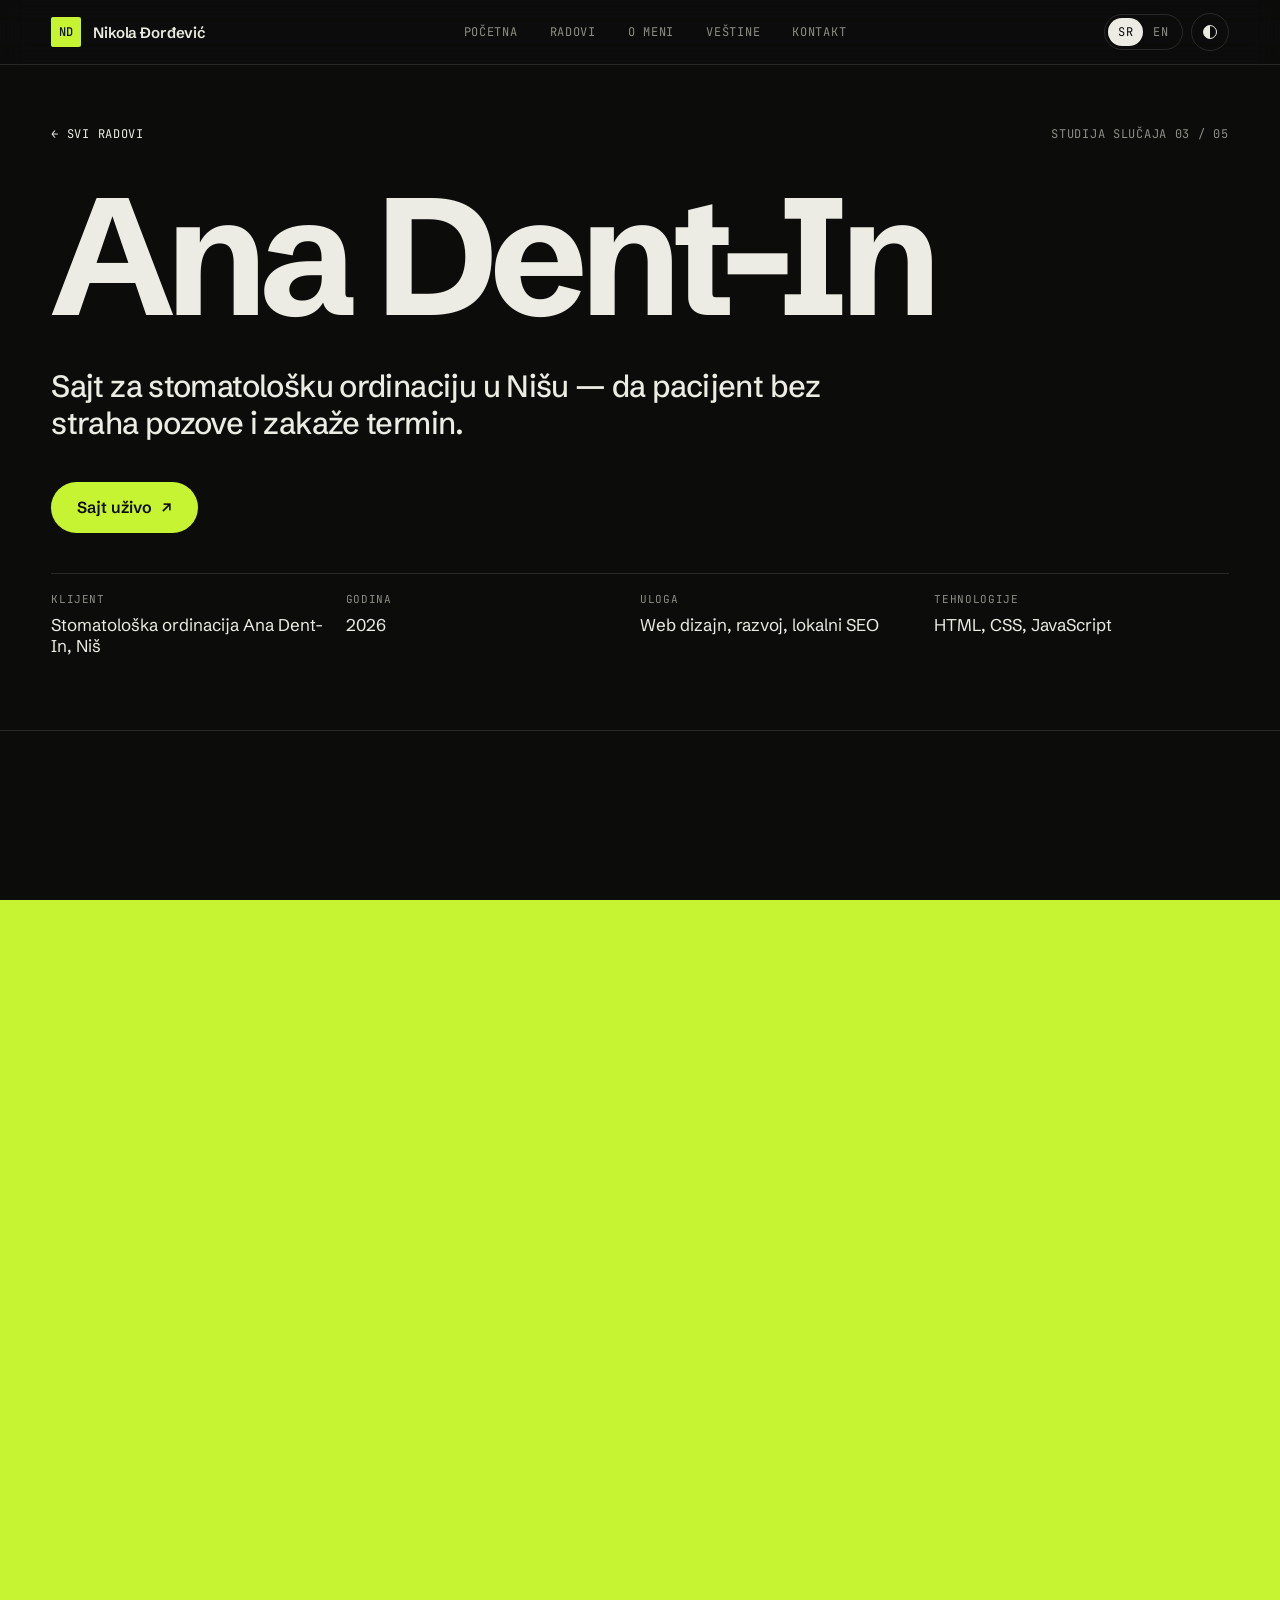
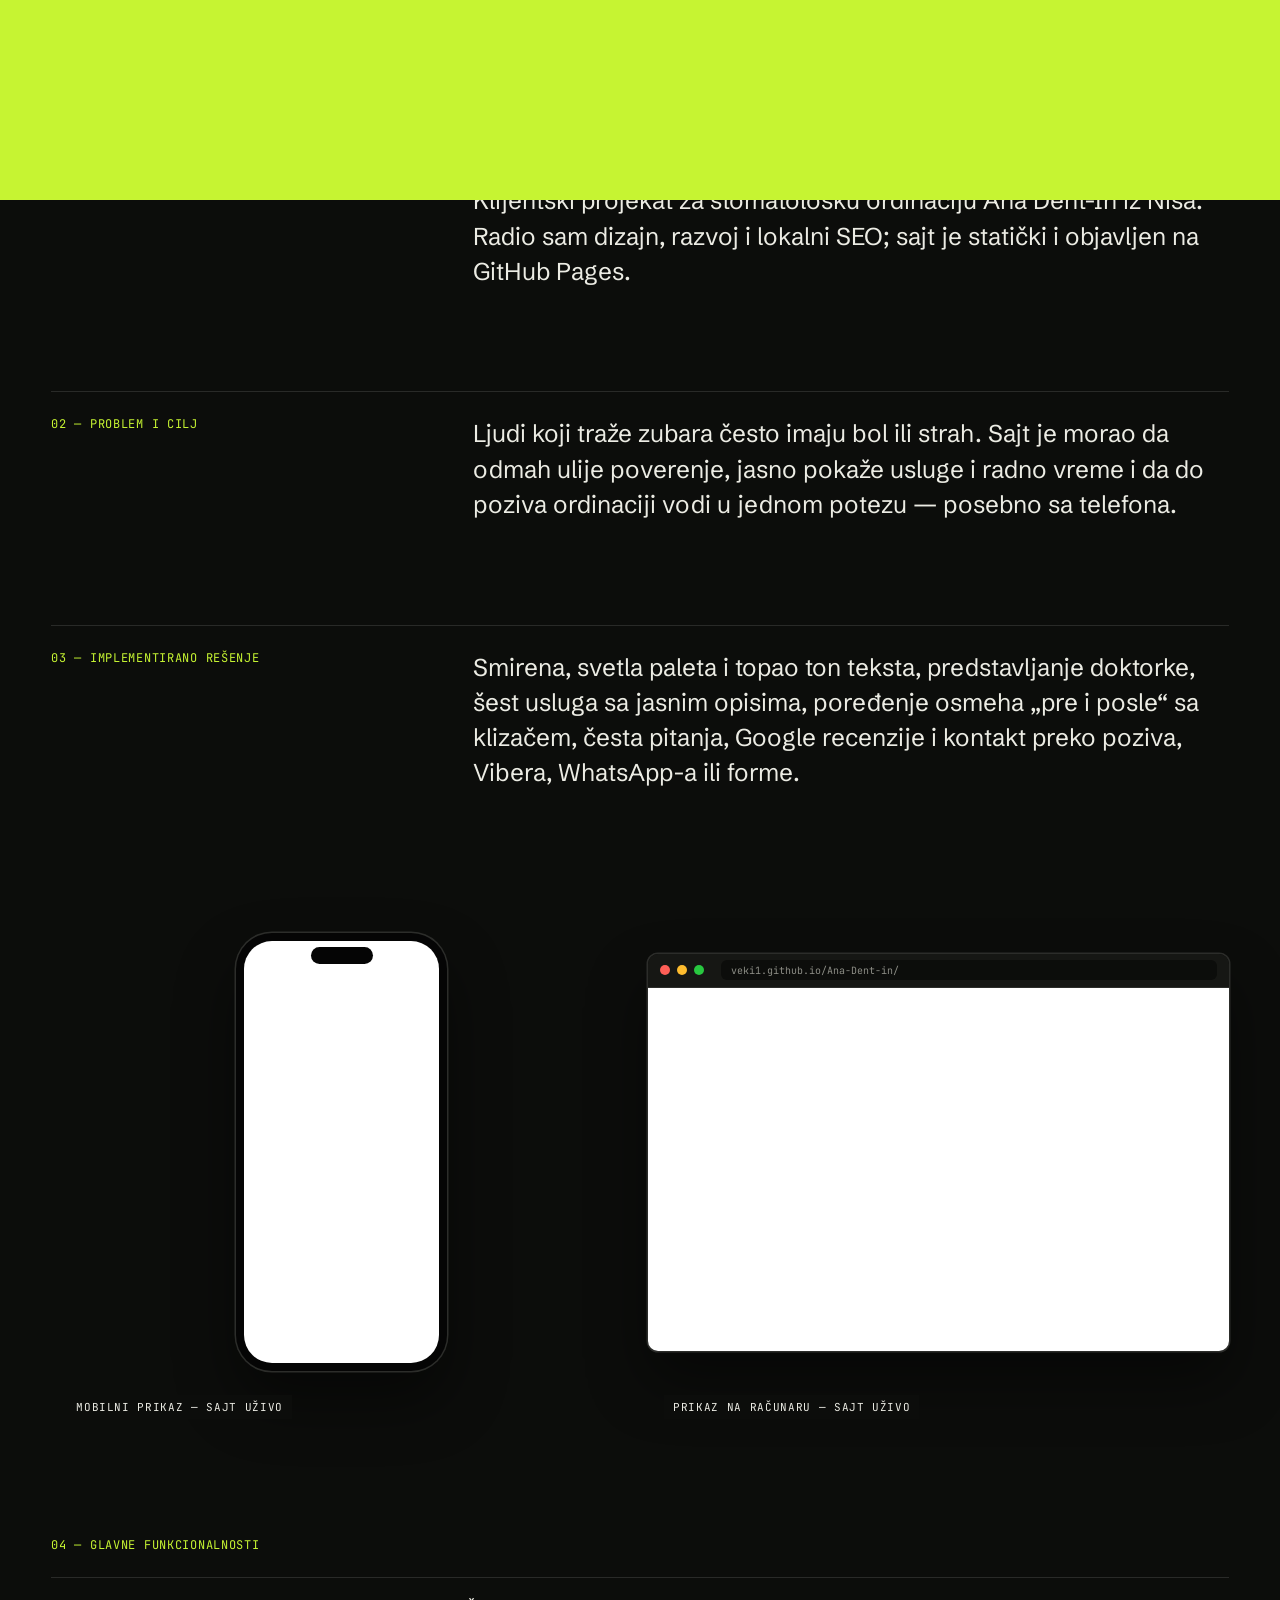
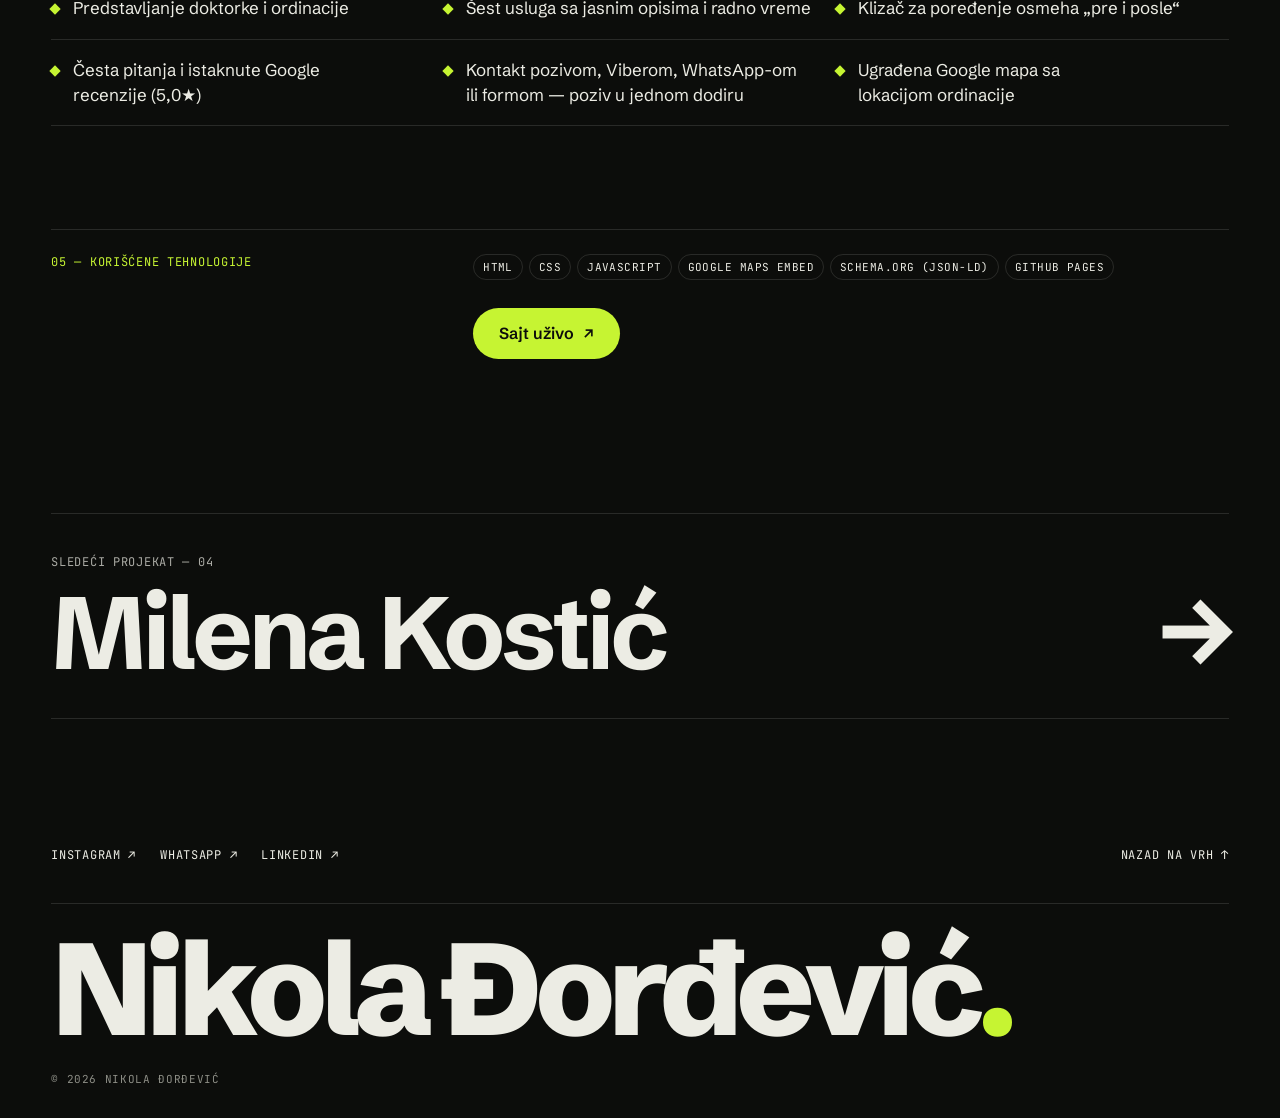
<file: radovi/ana-dent-in.html>
<!DOCTYPE html>
<html lang="sr-Latn" data-lang="sr" data-theme="dark" data-title-en="Ana Dent-In – case study | Nikola Đorđević">
<head>
<meta charset="utf-8">
<meta name="viewport" content="width=device-width, initial-scale=1">
<title>Ana Dent-In – studija slučaja | Nikola Đorđević</title>
<meta name="description" content="Studija slučaja: Sajt za stomatološku ordinaciju u Nišu — da pacijent bez straha pozove i zakaže termin. Pogledajte cilj, rešenje, funkcionalnosti i tehnologije.">
<meta name="robots" content="index, follow">
<meta name="author" content="Nikola Đorđević">
<link rel="canonical" href="https://veki1.github.io/Portfolio/radovi/ana-dent-in.html">
<meta name="theme-color" content="#0C0D0B">
<link rel="icon" href="../favicon.svg" type="image/svg+xml">
<link rel="icon" href="../favicon.png" type="image/png" sizes="64x64">
<link rel="apple-touch-icon" href="../apple-touch-icon.png">
<meta property="og:type" content="article">
<meta property="og:site_name" content="Nikola Đorđević — portfolio">
<meta property="og:title" content="Ana Dent-In – studija slučaja | Nikola Đorđević">
<meta property="og:description" content="Studija slučaja: Sajt za stomatološku ordinaciju u Nišu — da pacijent bez straha pozove i zakaže termin. Pogledajte cilj, rešenje, funkcionalnosti i tehnologije.">
<meta property="og:url" content="https://veki1.github.io/Portfolio/radovi/ana-dent-in.html">
<meta property="og:image" content="https://veki1.github.io/Portfolio/og-image.jpg">
<meta property="og:image:width" content="1200">
<meta property="og:image:height" content="630">
<meta property="og:image:alt" content="Nikola Đorđević — web developer i dizajner">
<meta property="og:locale" content="sr_RS">
<meta property="og:locale:alternate" content="en_US">
<meta name="twitter:card" content="summary_large_image">
<meta name="twitter:title" content="Ana Dent-In – studija slučaja | Nikola Đorđević">
<meta name="twitter:description" content="Studija slučaja: Sajt za stomatološku ordinaciju u Nišu — da pacijent bez straha pozove i zakaže termin. Pogledajte cilj, rešenje, funkcionalnosti i tehnologije.">
<meta name="twitter:image" content="https://veki1.github.io/Portfolio/og-image.jpg">
<meta name="twitter:image:alt" content="Nikola Đorđević — web developer i dizajner">
<link rel="preload" as="image" href="../assets/logo-anadent-light.webp" fetchpriority="high">
<link rel="preconnect" href="https://fonts.googleapis.com">
<link rel="preconnect" href="https://fonts.gstatic.com" crossorigin>
<link href="https://fonts.googleapis.com/css2?family=Schibsted+Grotesk:wght@400;500;600;700;800&amp;family=JetBrains+Mono:wght@400;500&amp;display=swap" rel="stylesheet">
<style>
html{--bg:#0C0D0B;--sf:#151613;--ink:#ECECE4;--mut:#8D8E86;--ln:rgba(236,236,228,.13);--acc:#C6F432;--acct:var(--acc);--onacc:#0C0D0B;--cur:var(--acc)}
html[data-theme=light]{--bg:#F1F1EB;--sf:#E6E6DF;--ink:#10110E;--mut:#5B5C55;--ln:rgba(16,17,14,.15);--acct:color-mix(in oklch,var(--acc) 48%,#10110E);--cur:var(--ink)}
html:not([data-lang=en]) [data-l=en]{display:none!important}
html[data-lang=en] [data-l=sr]{display:none!important}
html:not([data-theme=light]) [data-th=light]{display:none!important}
html[data-theme=light] [data-th=dark]{display:none!important}
body{margin:0;background:var(--bg);color:var(--ink);font-family:'Schibsted Grotesk',Helvetica,Arial,sans-serif;-webkit-font-smoothing:antialiased;transition:background .5s,color .5s;overflow-x:hidden}
*{box-sizing:border-box}
::selection{background:var(--acc);color:#0C0D0B}
a{color:var(--ink);text-decoration:none}
a:hover{color:var(--acct)}
[id]{scroll-margin-top:72px}
@media (max-width:439px){[data-hidesm]{display:none!important}}
@media (max-width:859px){[data-navlinks]{display:none!important}[data-hero-scale]{transform:scale(1.3)!important}}
.h0:hover{color:var(--ink)!important}
.h1:hover{border-color:var(--ink)!important}
.h2:hover{transform:translateY(-3px)!important}
.h3:hover{background:var(--ink)!important;color:var(--bg)!important}
.h4:hover{background:var(--acc)!important;color:#0C0D0B!important;padding:30px 24px!important}
.h5:hover{background:var(--sf)!important}
.h6:focus{border-bottom-color:var(--acc)!important}
.h7:hover{color:var(--acct)!important}
.h8:hover{background:var(--acc)!important;color:#0C0D0B!important;padding:40px 28px!important}
</style>
<link rel="stylesheet" href="../site.css">
<script>(function(){var d=document.documentElement;try{if(localStorage.getItem('nd-portfolio-lang')==='en'){d.setAttribute('data-lang','en');d.lang='en'}if(localStorage.getItem('nd-portfolio-theme')==='light'){d.setAttribute('data-theme','light');document.querySelector('meta[name=theme-color]').setAttribute('content','#F1F1EB')}}catch(e){}try{if(sessionStorage.getItem('nd-ov')&&!(window.matchMedia&&matchMedia('(prefers-reduced-motion: reduce)').matches)){d.classList.add('ov-in');setTimeout(function(){d.classList.remove('ov-in')},2500)}}catch(e){}})()</script>
<script type="application/ld+json">{"@context":"https://schema.org","@graph":[{"@type":"CreativeWork","@id":"https://veki1.github.io/Portfolio/radovi/ana-dent-in.html#rad","name":"Ana Dent-In — Zdravstvo · Web dizajn i razvoj","description":"Sajt za stomatološku ordinaciju u Nišu — da pacijent bez straha pozove i zakaže termin.","url":"https://veki1.github.io/Portfolio/radovi/ana-dent-in.html","inLanguage":"sr-Latn","dateCreated":"2026","author":{"@id":"https://veki1.github.io/Portfolio/#nikola"},"publisher":{"@id":"https://veki1.github.io/Portfolio/#biznis"},"sameAs":"https://veki1.github.io/Ana-Dent-in/","image":"https://veki1.github.io/Portfolio/assets/logo-anadent-light.webp"},{"@type":"BreadcrumbList","itemListElement":[{"@type":"ListItem","position":1,"name":"Početna","item":"https://veki1.github.io/Portfolio/"},{"@type":"ListItem","position":2,"name":"Radovi","item":"https://veki1.github.io/Portfolio/#work"},{"@type":"ListItem","position":3,"name":"Ana Dent-In","item":"https://veki1.github.io/Portfolio/radovi/ana-dent-in.html"}]},{"@type":"Person","@id":"https://veki1.github.io/Portfolio/#nikola","name":"Nikola Đorđević","jobTitle":"Web developer i dizajner","description":"Web developer i dizajner sa obrazovanjem iz informatike","image":"https://veki1.github.io/Portfolio/assets/nikola-portret.webp","email":"mailto:nikoladjordjevic2000@gmail.com","telephone":"+381645325643","url":"https://veki1.github.io/Portfolio/","sameAs":["https://www.linkedin.com/in/nikola-%C4%91or%C4%91evi%C4%87-5b4b70210/","https://github.com/VeKI1","https://www.instagram.com/nikoladjordjevic13/"]}]}</script>
<script src="../app.js" defer></script>
</head>
<body>
<a class="skip" href="#main"><span data-l="sr">Preskoči na sadržaj</span><span data-l="en" lang="en">Skip to content</span></a>

<div style="min-height:100vh;background:var(--bg);color:var(--ink)">


  <div data-ref="ring" aria-hidden="true" style="position:fixed;left:0;top:0;width:84px;height:84px;margin:-42px 0 0 -42px;border-radius:50%;border:1px solid var(--ink);z-index:200;pointer-events:none;display:grid;place-items:center;transform:translate(-200px,-200px) scale(.4);transition:background .3s,border-color .3s">
    <span data-ref="ringLabel" style="font-family:'JetBrains Mono',monospace;font-size:11px;letter-spacing:.06em;text-transform:uppercase;color:#0C0D0B;opacity:0;transition:opacity .2s"><span data-l="sr">Pogledaj</span><span data-l="en" lang="en">View</span></span>
  </div>
  <div data-ref="dot" aria-hidden="true" style="position:fixed;left:0;top:0;width:8px;height:8px;margin:-4px 0 0 -4px;border-radius:50%;background:var(--cur);z-index:201;pointer-events:none;transform:translate(-200px,-200px)"></div>




<div data-ref="ov" aria-hidden="true" style="position:fixed;inset:0;z-index:150;background:var(--acc);transform:translateY(100%);pointer-events:none;display:flex;align-items:flex-end;padding:clamp(20px,4vw,56px)">
  <span style="font-size:clamp(48px,9vw,140px);font-weight:700;letter-spacing:-.045em;line-height:.9;color:#0C0D0B" data-ref="ovlabel"></span>
</div>

<header style="position:fixed;top:0;left:0;right:0;z-index:60;background:color-mix(in oklch,var(--bg) 82%,transparent);backdrop-filter:blur(14px);-webkit-backdrop-filter:blur(14px);border-bottom:1px solid var(--ln)">
  <div style="margin:0 auto;padding:0 clamp(20px,4vw,56px);height:64px;display:flex;align-items:center;justify-content:space-between;gap:24px">
    <a aria-label="Nikola Đorđević — početna" href="../index.html" style="all:unset;display:flex;align-items:center;gap:12px;cursor:pointer" data-label="Početna">
      <span style="width:30px;height:30px;background:var(--acc);color:#0C0D0B;display:grid;place-items:center;font-family:'JetBrains Mono',monospace;font-weight:500;font-size:12px;border-radius:2px">ND</span>
      <span data-hidesm="" style="font-weight:600;font-size:15px;letter-spacing:-.01em;color:var(--ink)">Nikola Đorđević</span>
    </a>
    
      <nav data-navlinks="" id="site-nav" aria-label="Glavna navigacija" data-aria-sr="Glavna navigacija" data-aria-en="Main navigation" style="display:flex;gap:32px;font-family:'JetBrains Mono',monospace;font-size:12px;letter-spacing:.06em;text-transform:uppercase">
        <a href="../index.html" style="all:unset;cursor:pointer;color:var(--mut);transition:color .2s" data-label="Početna" class="h0"><span data-l="sr">Početna</span><span data-l="en" lang="en">Home</span></a>
        <a href="../index.html#work" style="all:unset;cursor:pointer;color:var(--mut);transition:color .2s" data-label="Početna" class="h0"><span data-l="sr">Radovi</span><span data-l="en" lang="en">Work</span></a>
        <a href="../index.html#about" style="all:unset;cursor:pointer;color:var(--mut);transition:color .2s" data-label="Početna" class="h0"><span data-l="sr">O meni</span><span data-l="en" lang="en">About</span></a>
        <a href="../index.html#skills" style="all:unset;cursor:pointer;color:var(--mut);transition:color .2s" data-label="Početna" class="h0"><span data-l="sr">Veštine</span><span data-l="en" lang="en">Skills</span></a>
        <a href="../index.html#contact" style="all:unset;cursor:pointer;color:var(--mut);transition:color .2s" data-label="Početna" class="h0"><span data-l="sr">Kontakt</span><span data-l="en" lang="en">Contact</span></a>
      </nav>
    
    <div style="display:flex;align-items:center;gap:8px;font-family:'JetBrains Mono',monospace;font-size:12px;letter-spacing:.06em">
      <div role="group" aria-label="Jezik / Language" style="display:flex;border:1px solid var(--ln);border-radius:999px;padding:3px">
        <button style="all:unset;cursor:pointer;padding:6px 10px;border-radius:999px;transition:background .25s,color .25s" data-act="setSr" type="button" lang="sr-Latn" aria-label="Srpski" aria-pressed="true">SR</button>
        <button style="all:unset;cursor:pointer;padding:6px 10px;border-radius:999px;transition:background .25s,color .25s" data-act="setEn" type="button" lang="en" aria-label="English" aria-pressed="false">EN</button>
      </div>
      <button aria-label="Promeni temu (svetla / tamna)" data-aria-sr="Promeni temu (svetla / tamna)" data-aria-en="Toggle light / dark theme" aria-pressed="false" style="all:unset;cursor:pointer;width:36px;height:36px;border:1px solid var(--ln);border-radius:50%;display:grid;place-items:center;color:var(--ink);transition:border-color .2s" data-act="toggleTheme" type="button" class="h1">
        <span aria-hidden="true" style="width:14px;height:14px;border-radius:50%;border:1.5px solid currentColor;background:linear-gradient(90deg,currentColor 50%,transparent 50%)"></span>
      </button>
      <button class="navtoggle" type="button" data-act="menu" aria-controls="site-nav" aria-expanded="false" aria-label="Otvori meni"><i aria-hidden="true"></i></button>
    </div>
  </div>
</header>




<main id="main">
  <section style="margin:0 auto;padding:clamp(110px,14vh,150px) clamp(20px,4vw,56px) 56px;display:flex;flex-direction:column;gap:40px">
    <div style="display:flex;flex-wrap:wrap;justify-content:space-between;gap:16px;font-family:'JetBrains Mono',monospace;font-size:12px;letter-spacing:.06em;text-transform:uppercase;color:var(--mut)">
      <a href="../index.html#work" style="all:unset;cursor:pointer;color:var(--ink);transition:color .2s" data-label="Početna" class="h7">← <span data-l="sr">Svi radovi</span><span data-l="en" lang="en">All work</span></a>
      <span><span data-l="sr">Studija slučaja</span><span data-l="en" lang="en">Case study</span> 03 / 05</span>
    </div>
    <h1 style="margin:0;font-size:clamp(48px,13vw,220px);font-weight:700;letter-spacing:-.055em;line-height:.88;text-wrap:balance">Ana Dent-In</h1>
    <p style="margin:0;max-width:820px;font-size:clamp(22px,2.4vw,34px);font-weight:500;letter-spacing:-.02em;line-height:1.2;text-wrap:pretty"><span data-l="sr">Sajt za stomatološku ordinaciju u Nišu — da pacijent bez straha pozove i zakaže termin.</span><span data-l="en" lang="en">A website for a dental practice in Niš — helping patients call and book without fear.</span></p>
    <div class="cs-links">
      <a class="btn btn-pri" href="https://veki1.github.io/Ana-Dent-in/" target="_blank" rel="noopener"><span data-l="sr">Sajt uživo</span><span data-l="en" lang="en">Live Demo</span> <span aria-hidden="true">↗</span><span class="sr-only"> — Ana Dent-In</span></a>
    </div>
    
    <div style="display:grid;grid-template-columns:repeat(auto-fit,minmax(min(100%,200px),1fr));border-top:1px solid var(--ln)">
      <div style="display:flex;flex-direction:column;gap:8px;padding:18px 16px 18px 0">
        <span style="font-family:'JetBrains Mono',monospace;font-size:11px;letter-spacing:.06em;text-transform:uppercase;color:var(--mut)"><span data-l="sr">Klijent</span><span data-l="en" lang="en">Client</span></span>
        <span style="font-size:17px">Stomatološka ordinacija Ana Dent-In, Niš</span>
      </div>
      <div style="display:flex;flex-direction:column;gap:8px;padding:18px 16px 18px 0">
        <span style="font-family:'JetBrains Mono',monospace;font-size:11px;letter-spacing:.06em;text-transform:uppercase;color:var(--mut)"><span data-l="sr">Godina</span><span data-l="en" lang="en">Year</span></span>
        <span style="font-size:17px">2026</span>
      </div>
      <div style="display:flex;flex-direction:column;gap:8px;padding:18px 16px 18px 0">
        <span style="font-family:'JetBrains Mono',monospace;font-size:11px;letter-spacing:.06em;text-transform:uppercase;color:var(--mut)"><span data-l="sr">Uloga</span><span data-l="en" lang="en">Role</span></span>
        <span style="font-size:17px"><span data-l="sr">Web dizajn, razvoj, lokalni SEO</span><span data-l="en" lang="en">Web design, development, local SEO</span></span>
      </div>
      <div style="display:flex;flex-direction:column;gap:8px;padding:18px 16px 18px 0">
        <span style="font-family:'JetBrains Mono',monospace;font-size:11px;letter-spacing:.06em;text-transform:uppercase;color:var(--mut)"><span data-l="sr">Tehnologije</span><span data-l="en" lang="en">Technologies</span></span>
        <span style="font-size:17px">HTML, CSS, JavaScript</span>
      </div>
    </div>
  </section>

  <div style="width:100%">
    
    
    <div style="position:relative;height:100vh;min-height:520px;background:var(--bg);border-top:1px solid var(--ln);border-bottom:1px solid var(--ln);display:flex;align-items:flex-end;padding:20px">
      <div style="position:absolute;inset:0;display:grid;place-items:center;pointer-events:none">
        <div>
          <div style="display:flex;align-items:center;gap:12px;transform:scale(2.4)" data-hero-scale="">
            
            
            
            
            <img src="../assets/logo-anadent-light.webp" alt="Logo stomatološke ordinacije Ana Dent-In" width="520" height="203" fetchpriority="high" decoding="async" data-th="dark" style="width:170px;height:66px;display:block;object-fit:contain"><img src="../assets/logo-anadent.webp" alt="Logo stomatološke ordinacije Ana Dent-In" width="520" height="203" loading="lazy" decoding="async" data-th="light" style="width:170px;height:66px;display:block;object-fit:contain">
          </div>
        </div>
      </div>
    </div>
    
  </div>

  <section style="margin:0 auto;padding:clamp(72px,10vw,140px) clamp(20px,4vw,56px) 0;display:flex;flex-direction:column;gap:clamp(56px,8vw,112px)">
    <div data-reveal="0" style="display:flex;flex-wrap:wrap;gap:24px 64px;border-top:1px solid var(--ln);padding-top:24px">
      <h2 style="margin:0;font-weight:400;font-family:'JetBrains Mono',monospace;font-size:12px;letter-spacing:.06em;text-transform:uppercase;color:var(--acct);flex:1 1 240px">01 — <span data-l="sr">Pregled projekta</span><span data-l="en" lang="en">Project overview</span></h2>
      <p style="margin:0;font-size:clamp(20px,1.9vw,26px);line-height:1.45;text-wrap:pretty;flex:2 1 min(100%,520px);min-width:0"><span data-l="sr">Klijentski projekat za stomatološku ordinaciju Ana Dent-In iz Niša. Radio sam dizajn, razvoj i lokalni SEO; sajt je statički i objavljen na GitHub Pages.</span><span data-l="en" lang="en">A client project for Ana Dent-In, a dental practice in Niš. I handled the design, development and local SEO; the site is static and hosted on GitHub Pages.</span></p>
    </div>
    <div data-reveal="0" style="display:flex;flex-wrap:wrap;gap:24px 64px;border-top:1px solid var(--ln);padding-top:24px">
      <h2 style="margin:0;font-weight:400;font-family:'JetBrains Mono',monospace;font-size:12px;letter-spacing:.06em;text-transform:uppercase;color:var(--acct);flex:1 1 240px">02 — <span data-l="sr">Problem i cilj</span><span data-l="en" lang="en">Problem &amp; goal</span></h2>
      <p style="margin:0;font-size:clamp(20px,1.9vw,26px);line-height:1.45;text-wrap:pretty;flex:2 1 min(100%,520px);min-width:0"><span data-l="sr">Ljudi koji traže zubara često imaju bol ili strah. Sajt je morao da odmah ulije poverenje, jasno pokaže usluge i radno vreme i da do poziva ordinaciji vodi u jednom potezu — posebno sa telefona.</span><span data-l="en" lang="en">People looking for a dentist are often in pain or anxious. The site had to build trust instantly, show services and opening hours clearly, and lead to a phone call in one tap — especially on mobile.</span></p>
    </div>
    <div data-reveal="0" style="display:flex;flex-wrap:wrap;gap:24px 64px;border-top:1px solid var(--ln);padding-top:24px">
      <h2 style="margin:0;font-weight:400;font-family:'JetBrains Mono',monospace;font-size:12px;letter-spacing:.06em;text-transform:uppercase;color:var(--acct);flex:1 1 240px">03 — <span data-l="sr">Implementirano rešenje</span><span data-l="en" lang="en">Implemented solution</span></h2>
      <p style="margin:0;font-size:clamp(20px,1.9vw,26px);line-height:1.45;text-wrap:pretty;flex:2 1 min(100%,520px);min-width:0"><span data-l="sr">Smirena, svetla paleta i topao ton teksta, predstavljanje doktorke, šest usluga sa jasnim opisima, poređenje osmeha „pre i posle“ sa klizačem, česta pitanja, Google recenzije i kontakt preko poziva, Vibera, WhatsApp-a ili forme.</span><span data-l="en" lang="en">A calm, light palette and a warm tone of voice, an introduction to the dentist, six clearly described services, a before/after smile slider, FAQ, Google reviews, and contact via call, Viber, WhatsApp or form.</span></p>
    </div>
    <div data-reveal="0" style="display:grid;grid-template-columns:repeat(auto-fit,minmax(min(100%,360px),1fr));gap:16px">
      <div style="position:relative;min-height:520px;display:grid;place-items:center;padding:40px 16px 64px">
        <div style="width:211px;height:438px;padding:8px;border-radius:36px;background:#050505;box-shadow:0 0 0 1.5px #2c2d2a,0 30px 60px rgba(0,0,0,.45);position:relative">
          <div style="position:absolute;top:14px;left:50%;transform:translateX(-50%);width:62px;height:17px;border-radius:12px;background:#050505;z-index:2"></div>
          <div style="width:195px;height:422px;border-radius:28px;overflow:hidden;background:#fff">
            <iframe tabindex="-1" src="https://veki1.github.io/Ana-Dent-in/" title="Sajt Ana Dent-In otvoren na telefonu" loading="lazy" style="width:375px;height:812px;border:0;transform:scale(.52);transform-origin:0 0;display:block"></iframe>
          </div>
        </div>
        <span style="position:absolute;left:16px;bottom:16px;font-family:'JetBrains Mono',monospace;font-size:11px;letter-spacing:.06em;text-transform:uppercase;color:var(--ink);background:var(--bg);padding:5px 9px"><span data-l="sr">mobilni prikaz — sajt uživo</span><span data-l="en" lang="en">mobile view — live site</span></span>
      </div>
      <div style="position:relative;min-height:520px;display:flex;flex-direction:column;justify-content:center;padding:40px 0 64px">
        <div style="width:100%;border-radius:10px;overflow:hidden;background:#050505;box-shadow:0 0 0 1.5px #2c2d2a,0 30px 60px rgba(0,0,0,.45)">
          <div style="height:34px;display:flex;align-items:center;gap:7px;padding:0 12px;background:#161714;border-bottom:1px solid #2c2d2a">
            <span style="width:10px;height:10px;border-radius:50%;background:#FF5F57;flex:none"></span>
            <span style="width:10px;height:10px;border-radius:50%;background:#FEBC2E;flex:none"></span>
            <span style="width:10px;height:10px;border-radius:50%;background:#28C840;flex:none"></span>
            <span style="margin-left:10px;flex:1;min-width:0;height:20px;border-radius:6px;background:#0C0D0B;color:#8D8E86;font-family:'JetBrains Mono',monospace;font-size:10px;display:flex;align-items:center;padding:0 10px;overflow:hidden;white-space:nowrap">veki1.github.io/Ana-Dent-in/</span>
          </div>
          <div data-fit="1440" style="position:relative;width:100%;aspect-ratio:16/10;overflow:hidden;background:#fff">
            <iframe tabindex="-1" src="https://veki1.github.io/Ana-Dent-in/" title="Sajt Ana Dent-In otvoren na računaru" loading="lazy" style="position:absolute;left:0;top:0;width:1440px;height:900px;border:0;transform-origin:0 0;transform:scale(.4)"></iframe>
          </div>
        </div>
        <span style="position:absolute;left:16px;bottom:16px;font-family:'JetBrains Mono',monospace;font-size:11px;letter-spacing:.06em;text-transform:uppercase;color:var(--ink);background:var(--bg);padding:5px 9px"><span data-l="sr">prikaz na računaru — sajt uživo</span><span data-l="en" lang="en">desktop view — live site</span></span>
      </div>
    </div>
    <div style="display:flex;flex-direction:column;gap:24px">
      <h2 data-reveal="0" style="margin:0;font-weight:400;font-family:'JetBrains Mono',monospace;font-size:12px;letter-spacing:.06em;text-transform:uppercase;color:var(--acct)">04 — <span data-l="sr">Glavne funkcionalnosti</span><span data-l="en" lang="en">Key features</span></h2>
      <ul class="feats" data-reveal="0">
          <li><span data-l="sr">Predstavljanje doktorke i ordinacije</span><span data-l="en" lang="en">Introduction to the dentist and the practice</span></li>
          <li><span data-l="sr">Šest usluga sa jasnim opisima i radno vreme</span><span data-l="en" lang="en">Six clearly described services and opening hours</span></li>
          <li><span data-l="sr">Klizač za poređenje osmeha „pre i posle“</span><span data-l="en" lang="en">Before/after smile comparison slider</span></li>
          <li><span data-l="sr">Česta pitanja i istaknute Google recenzije (5,0★)</span><span data-l="en" lang="en">FAQ and featured Google reviews (5.0★)</span></li>
          <li><span data-l="sr">Kontakt pozivom, Viberom, WhatsApp-om ili formom — poziv u jednom dodiru</span><span data-l="en" lang="en">Contact by call, Viber, WhatsApp or form — one-tap calling</span></li>
          <li><span data-l="sr">Ugrađena Google mapa sa lokacijom ordinacije</span><span data-l="en" lang="en">Embedded Google map with the practice location</span></li>
      </ul>
    </div>
    <div data-reveal="0" style="display:flex;flex-wrap:wrap;gap:24px 64px;border-top:1px solid var(--ln);padding-top:24px">
      <h2 style="margin:0;font-weight:400;font-family:'JetBrains Mono',monospace;font-size:12px;letter-spacing:.06em;text-transform:uppercase;color:var(--acct);flex:1 1 240px">05 — <span data-l="sr">Korišćene tehnologije</span><span data-l="en" lang="en">Technologies used</span></h2>
      <div style="flex:2 1 min(100%,520px);min-width:0;display:flex;flex-direction:column;gap:28px">
        <ul class="tags" aria-label="Tehnologije" data-aria-sr="Tehnologije" data-aria-en="Technologies"><li>HTML</li><li>CSS</li><li>JavaScript</li><li>Google Maps embed</li><li>Schema.org (JSON-LD)</li><li>GitHub Pages</li></ul>
        <div class="cs-links">
      <a class="btn btn-pri" href="https://veki1.github.io/Ana-Dent-in/" target="_blank" rel="noopener"><span data-l="sr">Sajt uživo</span><span data-l="en" lang="en">Live Demo</span> <span aria-hidden="true">↗</span><span class="sr-only"> — Ana Dent-In</span></a>
        </div>
      </div>
    </div>
  </section>

  <section style="margin:0 auto;padding:clamp(80px,12vw,160px) clamp(20px,4vw,56px) 0">
    <a href="milena-kostic.html" data-cursor="view" style="all:unset;box-sizing:border-box;cursor:pointer;width:100%;display:flex;flex-direction:column;gap:16px;padding:40px 0;border-top:1px solid var(--ln);border-bottom:1px solid var(--ln);color:var(--ink);transition:background .4s cubic-bezier(.2,.7,.2,1),color .3s,padding .4s cubic-bezier(.2,.7,.2,1)" data-label="Milena Kostić" class="h8">
      <span style="font-family:'JetBrains Mono',monospace;font-size:12px;letter-spacing:.06em;text-transform:uppercase;opacity:.7"><span data-l="sr">Sledeći projekat</span><span data-l="en" lang="en">Next project</span> — 04</span>
      <span style="display:flex;justify-content:space-between;align-items:flex-end;gap:24px;font-size:clamp(40px,8vw,128px);font-weight:700;letter-spacing:-.05em;line-height:.9"><span>Milena Kostić</span><span>→</span></span>
    </a>
  </section>
</main>


<footer style="margin:0 auto;padding:clamp(80px,10vw,140px) clamp(20px,4vw,56px) 32px;overflow:hidden">
  <div style="display:flex;flex-wrap:wrap;justify-content:space-between;gap:24px;margin-bottom:40px;font-family:'JetBrains Mono',monospace;font-size:12px;letter-spacing:.06em;text-transform:uppercase">
    <div style="display:flex;flex-wrap:wrap;gap:24px">
      <a href="https://www.instagram.com/nikoladjordjevic13/" target="_blank" rel="noopener">Instagram ↗</a>
      <a href="https://wa.me/381645325643" target="_blank" rel="noopener">WhatsApp ↗</a>
      <a href="https://www.linkedin.com/in/nikola-%C4%91or%C4%91evi%C4%87-5b4b70210/" target="_blank" rel="noopener">LinkedIn ↗</a>
    </div>
    <a href="#top" style="all:unset;cursor:pointer;color:var(--ink);transition:color .2s" data-act="top" class="h7"><span data-l="sr">Nazad na vrh</span><span data-l="en" lang="en">Back to top</span> ↑</a>
  </div>
  <div aria-hidden="true" style="font-size:clamp(34px,10.2vw,150px);font-weight:800;letter-spacing:-.06em;line-height:.8;white-space:nowrap;border-top:1px solid var(--ln);padding-top:32px">Nikola Đorđević<span style="color:var(--acct)">.</span></div>
  <div style="display:flex;flex-wrap:wrap;justify-content:space-between;gap:16px;margin-top:32px;font-family:'JetBrains Mono',monospace;font-size:11px;letter-spacing:.06em;text-transform:uppercase;color:var(--mut)">
    <span>© <span data-ref="year">2026</span> Nikola Đorđević</span>
  </div>
</footer>

</div>

</body>
</html>
</file>
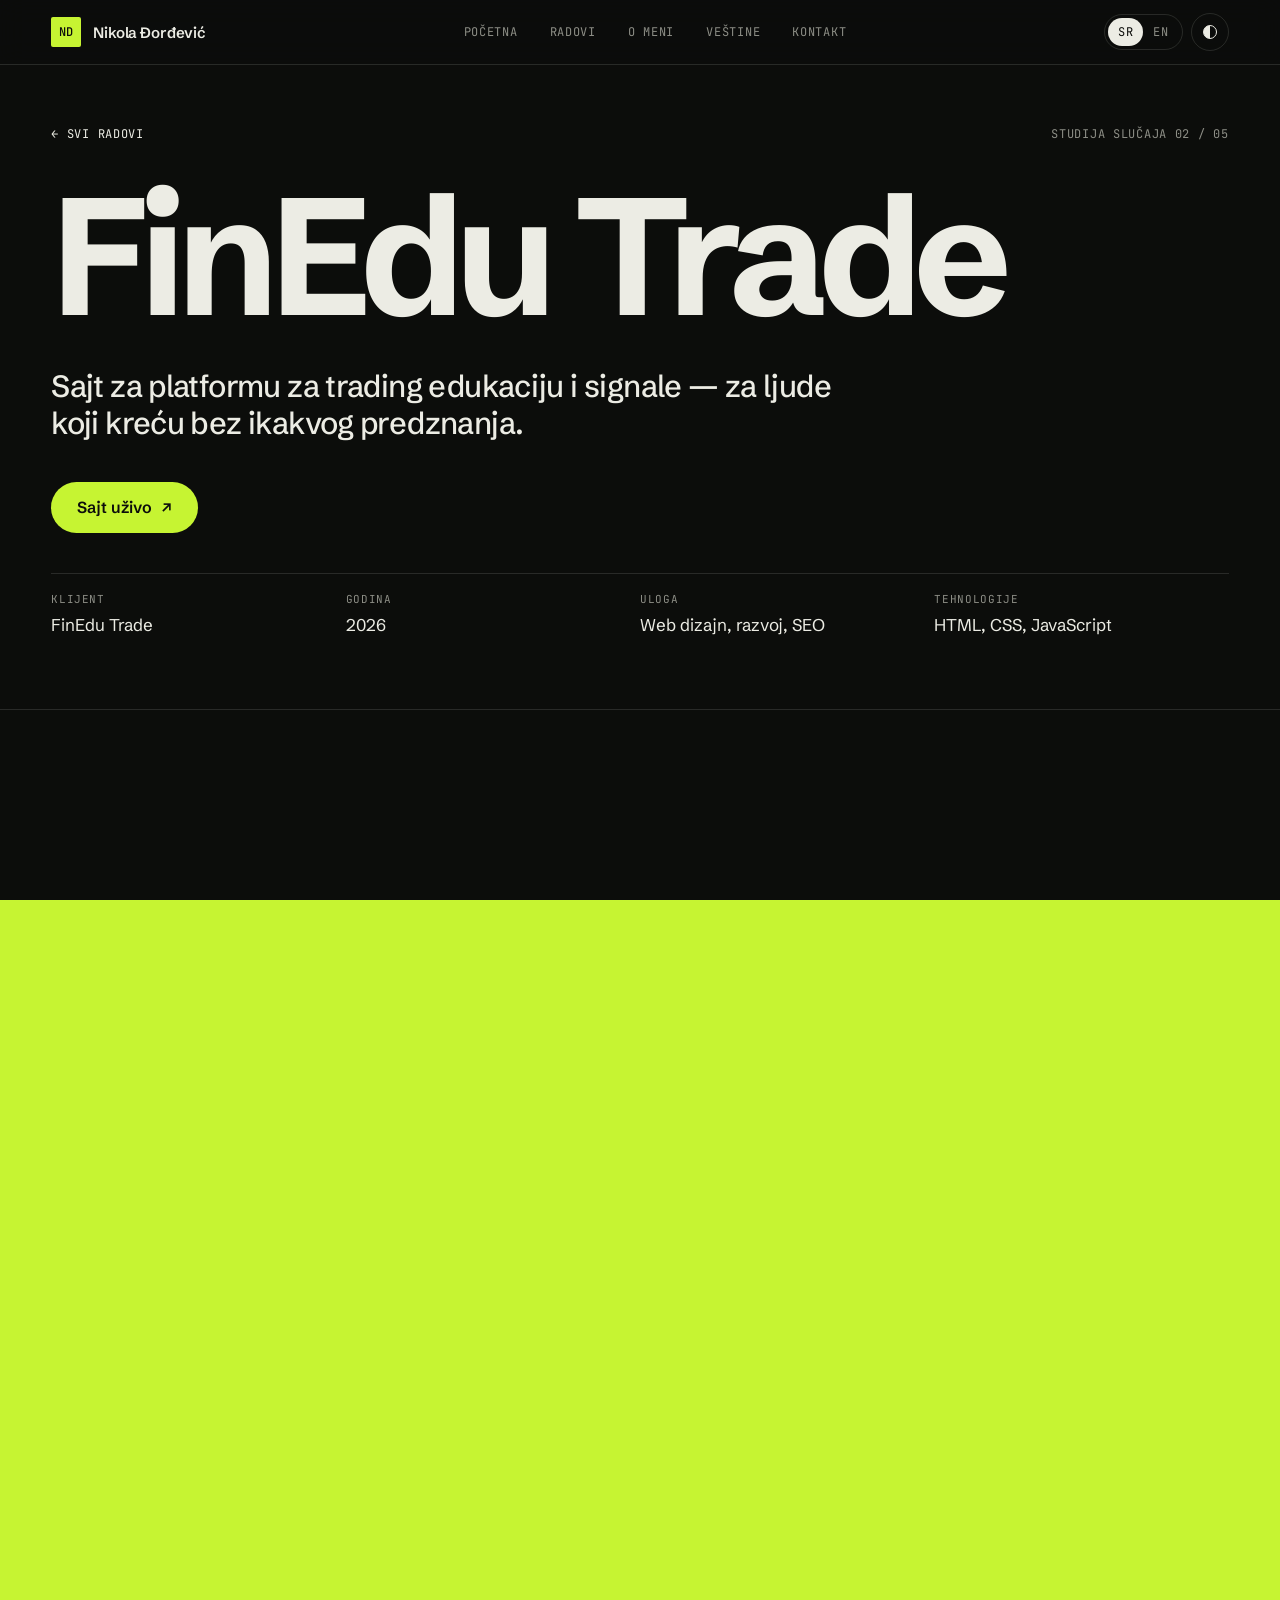
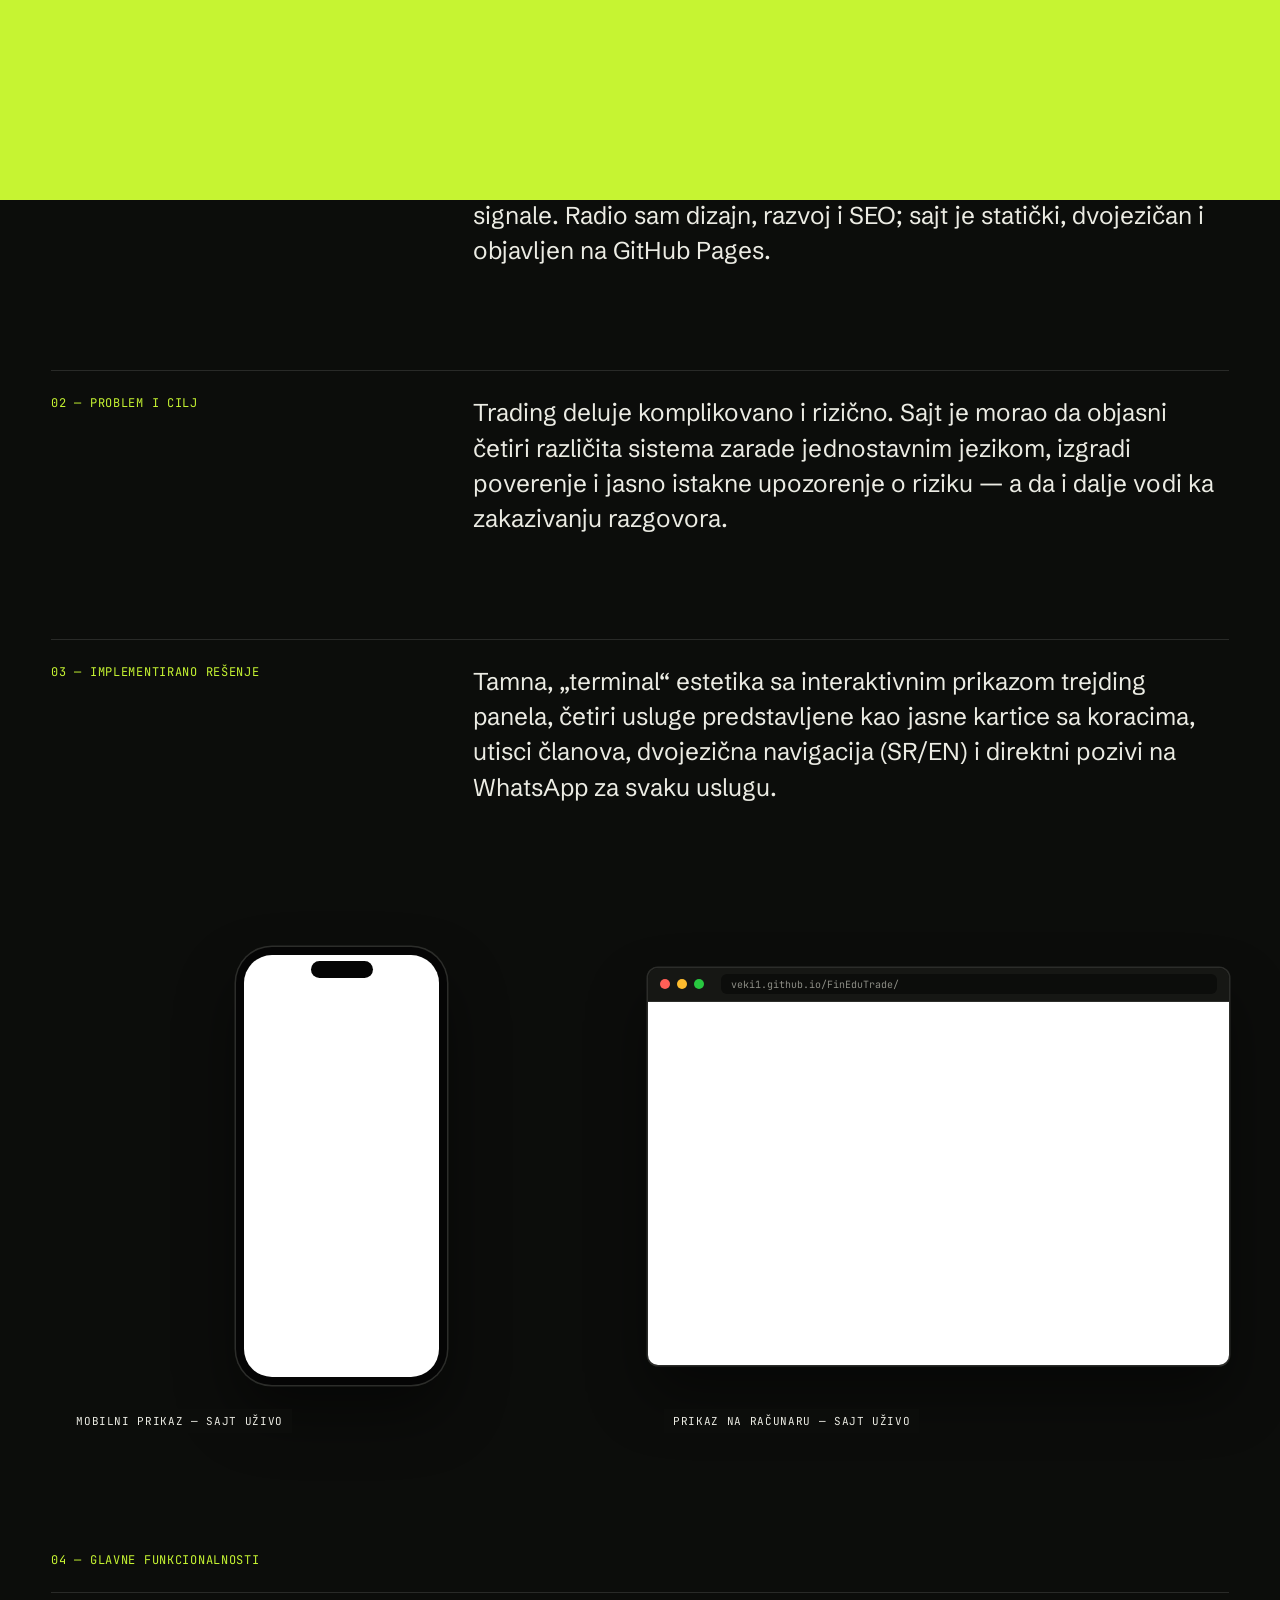
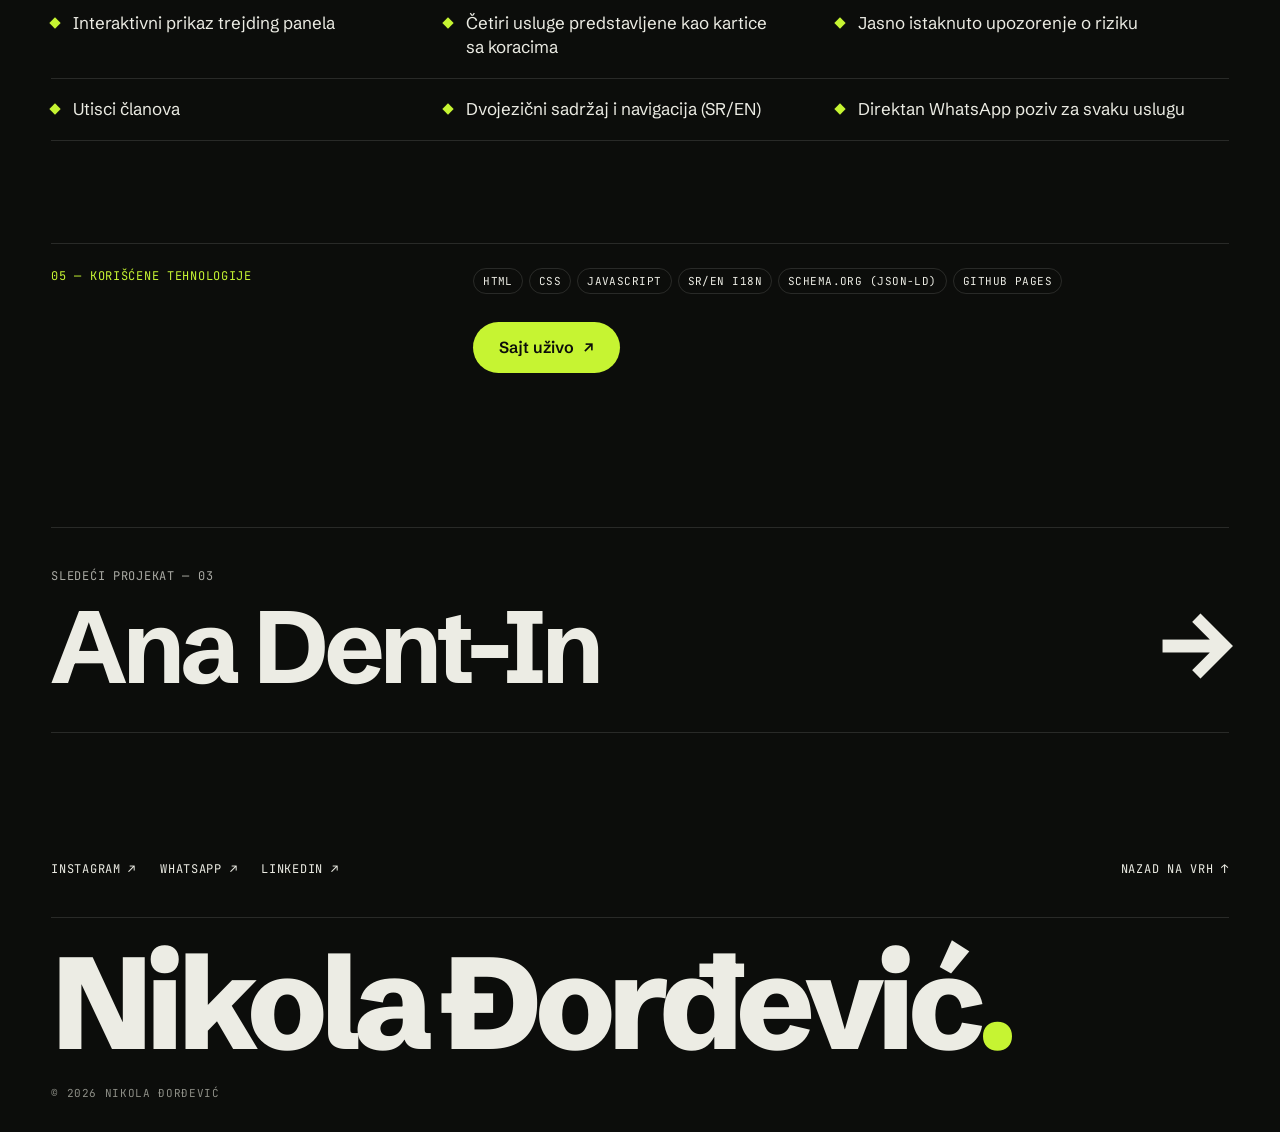
<file: radovi/finedu-trade.html>
<!DOCTYPE html>
<html lang="sr-Latn" data-lang="sr" data-theme="dark" data-title-en="FinEdu Trade – case study | Nikola Đorđević">
<head>
<meta charset="utf-8">
<meta name="viewport" content="width=device-width, initial-scale=1">
<title>FinEdu Trade – studija slučaja | Nikola Đorđević</title>
<meta name="description" content="Studija slučaja: Sajt za platformu za trading edukaciju i signale — za ljude koji kreću bez ikakvog predznanja. Pogledajte cilj, rešenje, funkcionalnosti i tehnologije.">
<meta name="robots" content="index, follow">
<meta name="author" content="Nikola Đorđević">
<link rel="canonical" href="https://veki1.github.io/Portfolio/radovi/finedu-trade.html">
<meta name="theme-color" content="#0C0D0B">
<link rel="icon" href="../favicon.svg" type="image/svg+xml">
<link rel="icon" href="../favicon.png" type="image/png" sizes="64x64">
<link rel="apple-touch-icon" href="../apple-touch-icon.png">
<meta property="og:type" content="article">
<meta property="og:site_name" content="Nikola Đorđević — portfolio">
<meta property="og:title" content="FinEdu Trade – studija slučaja | Nikola Đorđević">
<meta property="og:description" content="Studija slučaja: Sajt za platformu za trading edukaciju i signale — za ljude koji kreću bez ikakvog predznanja. Pogledajte cilj, rešenje, funkcionalnosti i tehnologije.">
<meta property="og:url" content="https://veki1.github.io/Portfolio/radovi/finedu-trade.html">
<meta property="og:image" content="https://veki1.github.io/Portfolio/og-image.jpg">
<meta property="og:image:width" content="1200">
<meta property="og:image:height" content="630">
<meta property="og:image:alt" content="Nikola Đorđević — web developer i dizajner">
<meta property="og:locale" content="sr_RS">
<meta property="og:locale:alternate" content="en_US">
<meta name="twitter:card" content="summary_large_image">
<meta name="twitter:title" content="FinEdu Trade – studija slučaja | Nikola Đorđević">
<meta name="twitter:description" content="Studija slučaja: Sajt za platformu za trading edukaciju i signale — za ljude koji kreću bez ikakvog predznanja. Pogledajte cilj, rešenje, funkcionalnosti i tehnologije.">
<meta name="twitter:image" content="https://veki1.github.io/Portfolio/og-image.jpg">
<meta name="twitter:image:alt" content="Nikola Đorđević — web developer i dizajner">
<link rel="preload" as="image" href="../assets/logo-finedu.webp" fetchpriority="high">
<link rel="preconnect" href="https://fonts.googleapis.com">
<link rel="preconnect" href="https://fonts.gstatic.com" crossorigin>
<link href="https://fonts.googleapis.com/css2?family=Schibsted+Grotesk:wght@400;500;600;700;800&amp;family=JetBrains+Mono:wght@400;500&amp;display=swap" rel="stylesheet">
<style>
html{--bg:#0C0D0B;--sf:#151613;--ink:#ECECE4;--mut:#8D8E86;--ln:rgba(236,236,228,.13);--acc:#C6F432;--acct:var(--acc);--onacc:#0C0D0B;--cur:var(--acc)}
html[data-theme=light]{--bg:#F1F1EB;--sf:#E6E6DF;--ink:#10110E;--mut:#5B5C55;--ln:rgba(16,17,14,.15);--acct:color-mix(in oklch,var(--acc) 48%,#10110E);--cur:var(--ink)}
html:not([data-lang=en]) [data-l=en]{display:none!important}
html[data-lang=en] [data-l=sr]{display:none!important}
html:not([data-theme=light]) [data-th=light]{display:none!important}
html[data-theme=light] [data-th=dark]{display:none!important}
body{margin:0;background:var(--bg);color:var(--ink);font-family:'Schibsted Grotesk',Helvetica,Arial,sans-serif;-webkit-font-smoothing:antialiased;transition:background .5s,color .5s;overflow-x:hidden}
*{box-sizing:border-box}
::selection{background:var(--acc);color:#0C0D0B}
a{color:var(--ink);text-decoration:none}
a:hover{color:var(--acct)}
[id]{scroll-margin-top:72px}
@media (max-width:439px){[data-hidesm]{display:none!important}}
@media (max-width:859px){[data-navlinks]{display:none!important}[data-hero-scale]{transform:scale(1.3)!important}}
.h0:hover{color:var(--ink)!important}
.h1:hover{border-color:var(--ink)!important}
.h2:hover{transform:translateY(-3px)!important}
.h3:hover{background:var(--ink)!important;color:var(--bg)!important}
.h4:hover{background:var(--acc)!important;color:#0C0D0B!important;padding:30px 24px!important}
.h5:hover{background:var(--sf)!important}
.h6:focus{border-bottom-color:var(--acc)!important}
.h7:hover{color:var(--acct)!important}
.h8:hover{background:var(--acc)!important;color:#0C0D0B!important;padding:40px 28px!important}
</style>
<link rel="stylesheet" href="../site.css">
<script>(function(){var d=document.documentElement;try{if(localStorage.getItem('nd-portfolio-lang')==='en'){d.setAttribute('data-lang','en');d.lang='en'}if(localStorage.getItem('nd-portfolio-theme')==='light'){d.setAttribute('data-theme','light');document.querySelector('meta[name=theme-color]').setAttribute('content','#F1F1EB')}}catch(e){}try{if(sessionStorage.getItem('nd-ov')&&!(window.matchMedia&&matchMedia('(prefers-reduced-motion: reduce)').matches)){d.classList.add('ov-in');setTimeout(function(){d.classList.remove('ov-in')},2500)}}catch(e){}})()</script>
<script type="application/ld+json">{"@context":"https://schema.org","@graph":[{"@type":"CreativeWork","@id":"https://veki1.github.io/Portfolio/radovi/finedu-trade.html#rad","name":"FinEdu Trade — Fintech · Edukacija · Web dizajn","description":"Sajt za platformu za trading edukaciju i signale — za ljude koji kreću bez ikakvog predznanja.","url":"https://veki1.github.io/Portfolio/radovi/finedu-trade.html","inLanguage":"sr-Latn","dateCreated":"2026","author":{"@id":"https://veki1.github.io/Portfolio/#nikola"},"publisher":{"@id":"https://veki1.github.io/Portfolio/#biznis"},"sameAs":"https://veki1.github.io/FinEduTrade/","image":"https://veki1.github.io/Portfolio/assets/logo-finedu.webp"},{"@type":"BreadcrumbList","itemListElement":[{"@type":"ListItem","position":1,"name":"Početna","item":"https://veki1.github.io/Portfolio/"},{"@type":"ListItem","position":2,"name":"Radovi","item":"https://veki1.github.io/Portfolio/#work"},{"@type":"ListItem","position":3,"name":"FinEdu Trade","item":"https://veki1.github.io/Portfolio/radovi/finedu-trade.html"}]},{"@type":"Person","@id":"https://veki1.github.io/Portfolio/#nikola","name":"Nikola Đorđević","jobTitle":"Web developer i dizajner","description":"Web developer i dizajner sa obrazovanjem iz informatike","image":"https://veki1.github.io/Portfolio/assets/nikola-portret.webp","email":"mailto:nikoladjordjevic2000@gmail.com","telephone":"+381645325643","url":"https://veki1.github.io/Portfolio/","sameAs":["https://www.linkedin.com/in/nikola-%C4%91or%C4%91evi%C4%87-5b4b70210/","https://github.com/VeKI1","https://www.instagram.com/nikoladjordjevic13/"]}]}</script>
<script src="../app.js" defer></script>
</head>
<body>
<a class="skip" href="#main"><span data-l="sr">Preskoči na sadržaj</span><span data-l="en" lang="en">Skip to content</span></a>

<div style="min-height:100vh;background:var(--bg);color:var(--ink)">


  <div data-ref="ring" aria-hidden="true" style="position:fixed;left:0;top:0;width:84px;height:84px;margin:-42px 0 0 -42px;border-radius:50%;border:1px solid var(--ink);z-index:200;pointer-events:none;display:grid;place-items:center;transform:translate(-200px,-200px) scale(.4);transition:background .3s,border-color .3s">
    <span data-ref="ringLabel" style="font-family:'JetBrains Mono',monospace;font-size:11px;letter-spacing:.06em;text-transform:uppercase;color:#0C0D0B;opacity:0;transition:opacity .2s"><span data-l="sr">Pogledaj</span><span data-l="en" lang="en">View</span></span>
  </div>
  <div data-ref="dot" aria-hidden="true" style="position:fixed;left:0;top:0;width:8px;height:8px;margin:-4px 0 0 -4px;border-radius:50%;background:var(--cur);z-index:201;pointer-events:none;transform:translate(-200px,-200px)"></div>




<div data-ref="ov" aria-hidden="true" style="position:fixed;inset:0;z-index:150;background:var(--acc);transform:translateY(100%);pointer-events:none;display:flex;align-items:flex-end;padding:clamp(20px,4vw,56px)">
  <span style="font-size:clamp(48px,9vw,140px);font-weight:700;letter-spacing:-.045em;line-height:.9;color:#0C0D0B" data-ref="ovlabel"></span>
</div>

<header style="position:fixed;top:0;left:0;right:0;z-index:60;background:color-mix(in oklch,var(--bg) 82%,transparent);backdrop-filter:blur(14px);-webkit-backdrop-filter:blur(14px);border-bottom:1px solid var(--ln)">
  <div style="margin:0 auto;padding:0 clamp(20px,4vw,56px);height:64px;display:flex;align-items:center;justify-content:space-between;gap:24px">
    <a aria-label="Nikola Đorđević — početna" href="../index.html" style="all:unset;display:flex;align-items:center;gap:12px;cursor:pointer" data-label="Početna">
      <span style="width:30px;height:30px;background:var(--acc);color:#0C0D0B;display:grid;place-items:center;font-family:'JetBrains Mono',monospace;font-weight:500;font-size:12px;border-radius:2px">ND</span>
      <span data-hidesm="" style="font-weight:600;font-size:15px;letter-spacing:-.01em;color:var(--ink)">Nikola Đorđević</span>
    </a>
    
      <nav data-navlinks="" id="site-nav" aria-label="Glavna navigacija" data-aria-sr="Glavna navigacija" data-aria-en="Main navigation" style="display:flex;gap:32px;font-family:'JetBrains Mono',monospace;font-size:12px;letter-spacing:.06em;text-transform:uppercase">
        <a href="../index.html" style="all:unset;cursor:pointer;color:var(--mut);transition:color .2s" data-label="Početna" class="h0"><span data-l="sr">Početna</span><span data-l="en" lang="en">Home</span></a>
        <a href="../index.html#work" style="all:unset;cursor:pointer;color:var(--mut);transition:color .2s" data-label="Početna" class="h0"><span data-l="sr">Radovi</span><span data-l="en" lang="en">Work</span></a>
        <a href="../index.html#about" style="all:unset;cursor:pointer;color:var(--mut);transition:color .2s" data-label="Početna" class="h0"><span data-l="sr">O meni</span><span data-l="en" lang="en">About</span></a>
        <a href="../index.html#skills" style="all:unset;cursor:pointer;color:var(--mut);transition:color .2s" data-label="Početna" class="h0"><span data-l="sr">Veštine</span><span data-l="en" lang="en">Skills</span></a>
        <a href="../index.html#contact" style="all:unset;cursor:pointer;color:var(--mut);transition:color .2s" data-label="Početna" class="h0"><span data-l="sr">Kontakt</span><span data-l="en" lang="en">Contact</span></a>
      </nav>
    
    <div style="display:flex;align-items:center;gap:8px;font-family:'JetBrains Mono',monospace;font-size:12px;letter-spacing:.06em">
      <div role="group" aria-label="Jezik / Language" style="display:flex;border:1px solid var(--ln);border-radius:999px;padding:3px">
        <button style="all:unset;cursor:pointer;padding:6px 10px;border-radius:999px;transition:background .25s,color .25s" data-act="setSr" type="button" lang="sr-Latn" aria-label="Srpski" aria-pressed="true">SR</button>
        <button style="all:unset;cursor:pointer;padding:6px 10px;border-radius:999px;transition:background .25s,color .25s" data-act="setEn" type="button" lang="en" aria-label="English" aria-pressed="false">EN</button>
      </div>
      <button aria-label="Promeni temu (svetla / tamna)" data-aria-sr="Promeni temu (svetla / tamna)" data-aria-en="Toggle light / dark theme" aria-pressed="false" style="all:unset;cursor:pointer;width:36px;height:36px;border:1px solid var(--ln);border-radius:50%;display:grid;place-items:center;color:var(--ink);transition:border-color .2s" data-act="toggleTheme" type="button" class="h1">
        <span aria-hidden="true" style="width:14px;height:14px;border-radius:50%;border:1.5px solid currentColor;background:linear-gradient(90deg,currentColor 50%,transparent 50%)"></span>
      </button>
      <button class="navtoggle" type="button" data-act="menu" aria-controls="site-nav" aria-expanded="false" aria-label="Otvori meni"><i aria-hidden="true"></i></button>
    </div>
  </div>
</header>




<main id="main">
  <section style="margin:0 auto;padding:clamp(110px,14vh,150px) clamp(20px,4vw,56px) 56px;display:flex;flex-direction:column;gap:40px">
    <div style="display:flex;flex-wrap:wrap;justify-content:space-between;gap:16px;font-family:'JetBrains Mono',monospace;font-size:12px;letter-spacing:.06em;text-transform:uppercase;color:var(--mut)">
      <a href="../index.html#work" style="all:unset;cursor:pointer;color:var(--ink);transition:color .2s" data-label="Početna" class="h7">← <span data-l="sr">Svi radovi</span><span data-l="en" lang="en">All work</span></a>
      <span><span data-l="sr">Studija slučaja</span><span data-l="en" lang="en">Case study</span> 02 / 05</span>
    </div>
    <h1 style="margin:0;font-size:clamp(48px,13vw,220px);font-weight:700;letter-spacing:-.055em;line-height:.88;text-wrap:balance">FinEdu Trade</h1>
    <p style="margin:0;max-width:820px;font-size:clamp(22px,2.4vw,34px);font-weight:500;letter-spacing:-.02em;line-height:1.2;text-wrap:pretty"><span data-l="sr">Sajt za platformu za trading edukaciju i signale — za ljude koji kreću bez ikakvog predznanja.</span><span data-l="en" lang="en">A website for a trading education and signals platform — for people starting with zero experience.</span></p>
    <div class="cs-links">
      <a class="btn btn-pri" href="https://veki1.github.io/FinEduTrade/" target="_blank" rel="noopener"><span data-l="sr">Sajt uživo</span><span data-l="en" lang="en">Live Demo</span> <span aria-hidden="true">↗</span><span class="sr-only"> — FinEdu Trade</span></a>
    </div>
    
    <div style="display:grid;grid-template-columns:repeat(auto-fit,minmax(min(100%,200px),1fr));border-top:1px solid var(--ln)">
      <div style="display:flex;flex-direction:column;gap:8px;padding:18px 16px 18px 0">
        <span style="font-family:'JetBrains Mono',monospace;font-size:11px;letter-spacing:.06em;text-transform:uppercase;color:var(--mut)"><span data-l="sr">Klijent</span><span data-l="en" lang="en">Client</span></span>
        <span style="font-size:17px">FinEdu Trade</span>
      </div>
      <div style="display:flex;flex-direction:column;gap:8px;padding:18px 16px 18px 0">
        <span style="font-family:'JetBrains Mono',monospace;font-size:11px;letter-spacing:.06em;text-transform:uppercase;color:var(--mut)"><span data-l="sr">Godina</span><span data-l="en" lang="en">Year</span></span>
        <span style="font-size:17px">2026</span>
      </div>
      <div style="display:flex;flex-direction:column;gap:8px;padding:18px 16px 18px 0">
        <span style="font-family:'JetBrains Mono',monospace;font-size:11px;letter-spacing:.06em;text-transform:uppercase;color:var(--mut)"><span data-l="sr">Uloga</span><span data-l="en" lang="en">Role</span></span>
        <span style="font-size:17px"><span data-l="sr">Web dizajn, razvoj, SEO</span><span data-l="en" lang="en">Web design, development, SEO</span></span>
      </div>
      <div style="display:flex;flex-direction:column;gap:8px;padding:18px 16px 18px 0">
        <span style="font-family:'JetBrains Mono',monospace;font-size:11px;letter-spacing:.06em;text-transform:uppercase;color:var(--mut)"><span data-l="sr">Tehnologije</span><span data-l="en" lang="en">Technologies</span></span>
        <span style="font-size:17px">HTML, CSS, JavaScript</span>
      </div>
    </div>
  </section>

  <div style="width:100%">
    
    
    <div style="position:relative;height:100vh;min-height:520px;background:var(--bg);border-top:1px solid var(--ln);border-bottom:1px solid var(--ln);display:flex;align-items:flex-end;padding:20px">
      <div style="position:absolute;inset:0;display:grid;place-items:center;pointer-events:none">
        <div>
          <div style="display:flex;align-items:center;gap:12px;transform:scale(2.4)" data-hero-scale="">
            <img src="../assets/logo-finedu.webp" alt="Logo FinEdu Trade — zeleni stubičasti grafikon" width="160" height="160" fetchpriority="high" decoding="async" style="width:44px;height:44px;display:block;object-fit:contain">
            
            <span style="display:flex;flex-direction:column;line-height:1.05"><span style="font-size:20px;font-weight:700;letter-spacing:-.01em;color:var(--ink);white-space:nowrap">FinEduTrade</span><span style="font-family:'JetBrains Mono',monospace;font-size:9px;letter-spacing:.12em;text-transform:uppercase;color:var(--mut);white-space:nowrap">Uči. Trejduj. Rasti.</span></span>
            
            
          </div>
        </div>
      </div>
    </div>
    
  </div>

  <section style="margin:0 auto;padding:clamp(72px,10vw,140px) clamp(20px,4vw,56px) 0;display:flex;flex-direction:column;gap:clamp(56px,8vw,112px)">
    <div data-reveal="0" style="display:flex;flex-wrap:wrap;gap:24px 64px;border-top:1px solid var(--ln);padding-top:24px">
      <h2 style="margin:0;font-weight:400;font-family:'JetBrains Mono',monospace;font-size:12px;letter-spacing:.06em;text-transform:uppercase;color:var(--acct);flex:1 1 240px">01 — <span data-l="sr">Pregled projekta</span><span data-l="en" lang="en">Project overview</span></h2>
      <p style="margin:0;font-size:clamp(20px,1.9vw,26px);line-height:1.45;text-wrap:pretty;flex:2 1 min(100%,520px);min-width:0"><span data-l="sr">Klijentski projekat za FinEdu Trade, platformu za trading edukaciju i signale. Radio sam dizajn, razvoj i SEO; sajt je statički, dvojezičan i objavljen na GitHub Pages.</span><span data-l="en" lang="en">A client project for FinEdu Trade, a trading education and signals platform. I handled the design, development and SEO; the site is static, bilingual and hosted on GitHub Pages.</span></p>
    </div>
    <div data-reveal="0" style="display:flex;flex-wrap:wrap;gap:24px 64px;border-top:1px solid var(--ln);padding-top:24px">
      <h2 style="margin:0;font-weight:400;font-family:'JetBrains Mono',monospace;font-size:12px;letter-spacing:.06em;text-transform:uppercase;color:var(--acct);flex:1 1 240px">02 — <span data-l="sr">Problem i cilj</span><span data-l="en" lang="en">Problem &amp; goal</span></h2>
      <p style="margin:0;font-size:clamp(20px,1.9vw,26px);line-height:1.45;text-wrap:pretty;flex:2 1 min(100%,520px);min-width:0"><span data-l="sr">Trading deluje komplikovano i rizično. Sajt je morao da objasni četiri različita sistema zarade jednostavnim jezikom, izgradi poverenje i jasno istakne upozorenje o riziku — a da i dalje vodi ka zakazivanju razgovora.</span><span data-l="en" lang="en">Trading feels complicated and risky. The site had to explain four different earning systems in plain language, build trust and clearly state the risk warning — while still leading to a booked call.</span></p>
    </div>
    <div data-reveal="0" style="display:flex;flex-wrap:wrap;gap:24px 64px;border-top:1px solid var(--ln);padding-top:24px">
      <h2 style="margin:0;font-weight:400;font-family:'JetBrains Mono',monospace;font-size:12px;letter-spacing:.06em;text-transform:uppercase;color:var(--acct);flex:1 1 240px">03 — <span data-l="sr">Implementirano rešenje</span><span data-l="en" lang="en">Implemented solution</span></h2>
      <p style="margin:0;font-size:clamp(20px,1.9vw,26px);line-height:1.45;text-wrap:pretty;flex:2 1 min(100%,520px);min-width:0"><span data-l="sr">Tamna, „terminal“ estetika sa interaktivnim prikazom trejding panela, četiri usluge predstavljene kao jasne kartice sa koracima, utisci članova, dvojezična navigacija (SR/EN) i direktni pozivi na WhatsApp za svaku uslugu.</span><span data-l="en" lang="en">A dark, terminal-inspired look with an interactive trading panel mock-up, four services as clear step-by-step cards, member testimonials, bilingual navigation (SR/EN) and direct WhatsApp calls to action for each service.</span></p>
    </div>
    <div data-reveal="0" style="display:grid;grid-template-columns:repeat(auto-fit,minmax(min(100%,360px),1fr));gap:16px">
      <div style="position:relative;min-height:520px;display:grid;place-items:center;padding:40px 16px 64px">
        <div style="width:211px;height:438px;padding:8px;border-radius:36px;background:#050505;box-shadow:0 0 0 1.5px #2c2d2a,0 30px 60px rgba(0,0,0,.45);position:relative">
          <div style="position:absolute;top:14px;left:50%;transform:translateX(-50%);width:62px;height:17px;border-radius:12px;background:#050505;z-index:2"></div>
          <div style="width:195px;height:422px;border-radius:28px;overflow:hidden;background:#fff">
            <iframe tabindex="-1" src="https://veki1.github.io/FinEduTrade/" title="Sajt FinEdu Trade otvoren na telefonu" loading="lazy" style="width:375px;height:812px;border:0;transform:scale(.52);transform-origin:0 0;display:block"></iframe>
          </div>
        </div>
        <span style="position:absolute;left:16px;bottom:16px;font-family:'JetBrains Mono',monospace;font-size:11px;letter-spacing:.06em;text-transform:uppercase;color:var(--ink);background:var(--bg);padding:5px 9px"><span data-l="sr">mobilni prikaz — sajt uživo</span><span data-l="en" lang="en">mobile view — live site</span></span>
      </div>
      <div style="position:relative;min-height:520px;display:flex;flex-direction:column;justify-content:center;padding:40px 0 64px">
        <div style="width:100%;border-radius:10px;overflow:hidden;background:#050505;box-shadow:0 0 0 1.5px #2c2d2a,0 30px 60px rgba(0,0,0,.45)">
          <div style="height:34px;display:flex;align-items:center;gap:7px;padding:0 12px;background:#161714;border-bottom:1px solid #2c2d2a">
            <span style="width:10px;height:10px;border-radius:50%;background:#FF5F57;flex:none"></span>
            <span style="width:10px;height:10px;border-radius:50%;background:#FEBC2E;flex:none"></span>
            <span style="width:10px;height:10px;border-radius:50%;background:#28C840;flex:none"></span>
            <span style="margin-left:10px;flex:1;min-width:0;height:20px;border-radius:6px;background:#0C0D0B;color:#8D8E86;font-family:'JetBrains Mono',monospace;font-size:10px;display:flex;align-items:center;padding:0 10px;overflow:hidden;white-space:nowrap">veki1.github.io/FinEduTrade/</span>
          </div>
          <div data-fit="1440" style="position:relative;width:100%;aspect-ratio:16/10;overflow:hidden;background:#fff">
            <iframe tabindex="-1" src="https://veki1.github.io/FinEduTrade/" title="Sajt FinEdu Trade otvoren na računaru" loading="lazy" style="position:absolute;left:0;top:0;width:1440px;height:900px;border:0;transform-origin:0 0;transform:scale(.4)"></iframe>
          </div>
        </div>
        <span style="position:absolute;left:16px;bottom:16px;font-family:'JetBrains Mono',monospace;font-size:11px;letter-spacing:.06em;text-transform:uppercase;color:var(--ink);background:var(--bg);padding:5px 9px"><span data-l="sr">prikaz na računaru — sajt uživo</span><span data-l="en" lang="en">desktop view — live site</span></span>
      </div>
    </div>
    <div style="display:flex;flex-direction:column;gap:24px">
      <h2 data-reveal="0" style="margin:0;font-weight:400;font-family:'JetBrains Mono',monospace;font-size:12px;letter-spacing:.06em;text-transform:uppercase;color:var(--acct)">04 — <span data-l="sr">Glavne funkcionalnosti</span><span data-l="en" lang="en">Key features</span></h2>
      <ul class="feats" data-reveal="0">
          <li><span data-l="sr">Interaktivni prikaz trejding panela</span><span data-l="en" lang="en">Interactive trading-panel mock-up</span></li>
          <li><span data-l="sr">Četiri usluge predstavljene kao kartice sa koracima</span><span data-l="en" lang="en">Four services presented as step-by-step cards</span></li>
          <li><span data-l="sr">Jasno istaknuto upozorenje o riziku</span><span data-l="en" lang="en">Clearly stated risk warning</span></li>
          <li><span data-l="sr">Utisci članova</span><span data-l="en" lang="en">Member testimonials</span></li>
          <li><span data-l="sr">Dvojezični sadržaj i navigacija (SR/EN)</span><span data-l="en" lang="en">Bilingual content and navigation (SR/EN)</span></li>
          <li><span data-l="sr">Direktan WhatsApp poziv za svaku uslugu</span><span data-l="en" lang="en">A direct WhatsApp call-to-action for each service</span></li>
      </ul>
    </div>
    <div data-reveal="0" style="display:flex;flex-wrap:wrap;gap:24px 64px;border-top:1px solid var(--ln);padding-top:24px">
      <h2 style="margin:0;font-weight:400;font-family:'JetBrains Mono',monospace;font-size:12px;letter-spacing:.06em;text-transform:uppercase;color:var(--acct);flex:1 1 240px">05 — <span data-l="sr">Korišćene tehnologije</span><span data-l="en" lang="en">Technologies used</span></h2>
      <div style="flex:2 1 min(100%,520px);min-width:0;display:flex;flex-direction:column;gap:28px">
        <ul class="tags" aria-label="Tehnologije" data-aria-sr="Tehnologije" data-aria-en="Technologies"><li>HTML</li><li>CSS</li><li>JavaScript</li><li>SR/EN i18n</li><li>Schema.org (JSON-LD)</li><li>GitHub Pages</li></ul>
        <div class="cs-links">
      <a class="btn btn-pri" href="https://veki1.github.io/FinEduTrade/" target="_blank" rel="noopener"><span data-l="sr">Sajt uživo</span><span data-l="en" lang="en">Live Demo</span> <span aria-hidden="true">↗</span><span class="sr-only"> — FinEdu Trade</span></a>
        </div>
      </div>
    </div>
  </section>

  <section style="margin:0 auto;padding:clamp(80px,12vw,160px) clamp(20px,4vw,56px) 0">
    <a href="ana-dent-in.html" data-cursor="view" style="all:unset;box-sizing:border-box;cursor:pointer;width:100%;display:flex;flex-direction:column;gap:16px;padding:40px 0;border-top:1px solid var(--ln);border-bottom:1px solid var(--ln);color:var(--ink);transition:background .4s cubic-bezier(.2,.7,.2,1),color .3s,padding .4s cubic-bezier(.2,.7,.2,1)" data-label="Ana Dent-In" class="h8">
      <span style="font-family:'JetBrains Mono',monospace;font-size:12px;letter-spacing:.06em;text-transform:uppercase;opacity:.7"><span data-l="sr">Sledeći projekat</span><span data-l="en" lang="en">Next project</span> — 03</span>
      <span style="display:flex;justify-content:space-between;align-items:flex-end;gap:24px;font-size:clamp(40px,8vw,128px);font-weight:700;letter-spacing:-.05em;line-height:.9"><span>Ana Dent-In</span><span>→</span></span>
    </a>
  </section>
</main>


<footer style="margin:0 auto;padding:clamp(80px,10vw,140px) clamp(20px,4vw,56px) 32px;overflow:hidden">
  <div style="display:flex;flex-wrap:wrap;justify-content:space-between;gap:24px;margin-bottom:40px;font-family:'JetBrains Mono',monospace;font-size:12px;letter-spacing:.06em;text-transform:uppercase">
    <div style="display:flex;flex-wrap:wrap;gap:24px">
      <a href="https://www.instagram.com/nikoladjordjevic13/" target="_blank" rel="noopener">Instagram ↗</a>
      <a href="https://wa.me/381645325643" target="_blank" rel="noopener">WhatsApp ↗</a>
      <a href="https://www.linkedin.com/in/nikola-%C4%91or%C4%91evi%C4%87-5b4b70210/" target="_blank" rel="noopener">LinkedIn ↗</a>
    </div>
    <a href="#top" style="all:unset;cursor:pointer;color:var(--ink);transition:color .2s" data-act="top" class="h7"><span data-l="sr">Nazad na vrh</span><span data-l="en" lang="en">Back to top</span> ↑</a>
  </div>
  <div aria-hidden="true" style="font-size:clamp(34px,10.2vw,150px);font-weight:800;letter-spacing:-.06em;line-height:.8;white-space:nowrap;border-top:1px solid var(--ln);padding-top:32px">Nikola Đorđević<span style="color:var(--acct)">.</span></div>
  <div style="display:flex;flex-wrap:wrap;justify-content:space-between;gap:16px;margin-top:32px;font-family:'JetBrains Mono',monospace;font-size:11px;letter-spacing:.06em;text-transform:uppercase;color:var(--mut)">
    <span>© <span data-ref="year">2026</span> Nikola Đorđević</span>
  </div>
</footer>

</div>

</body>
</html>
</file>
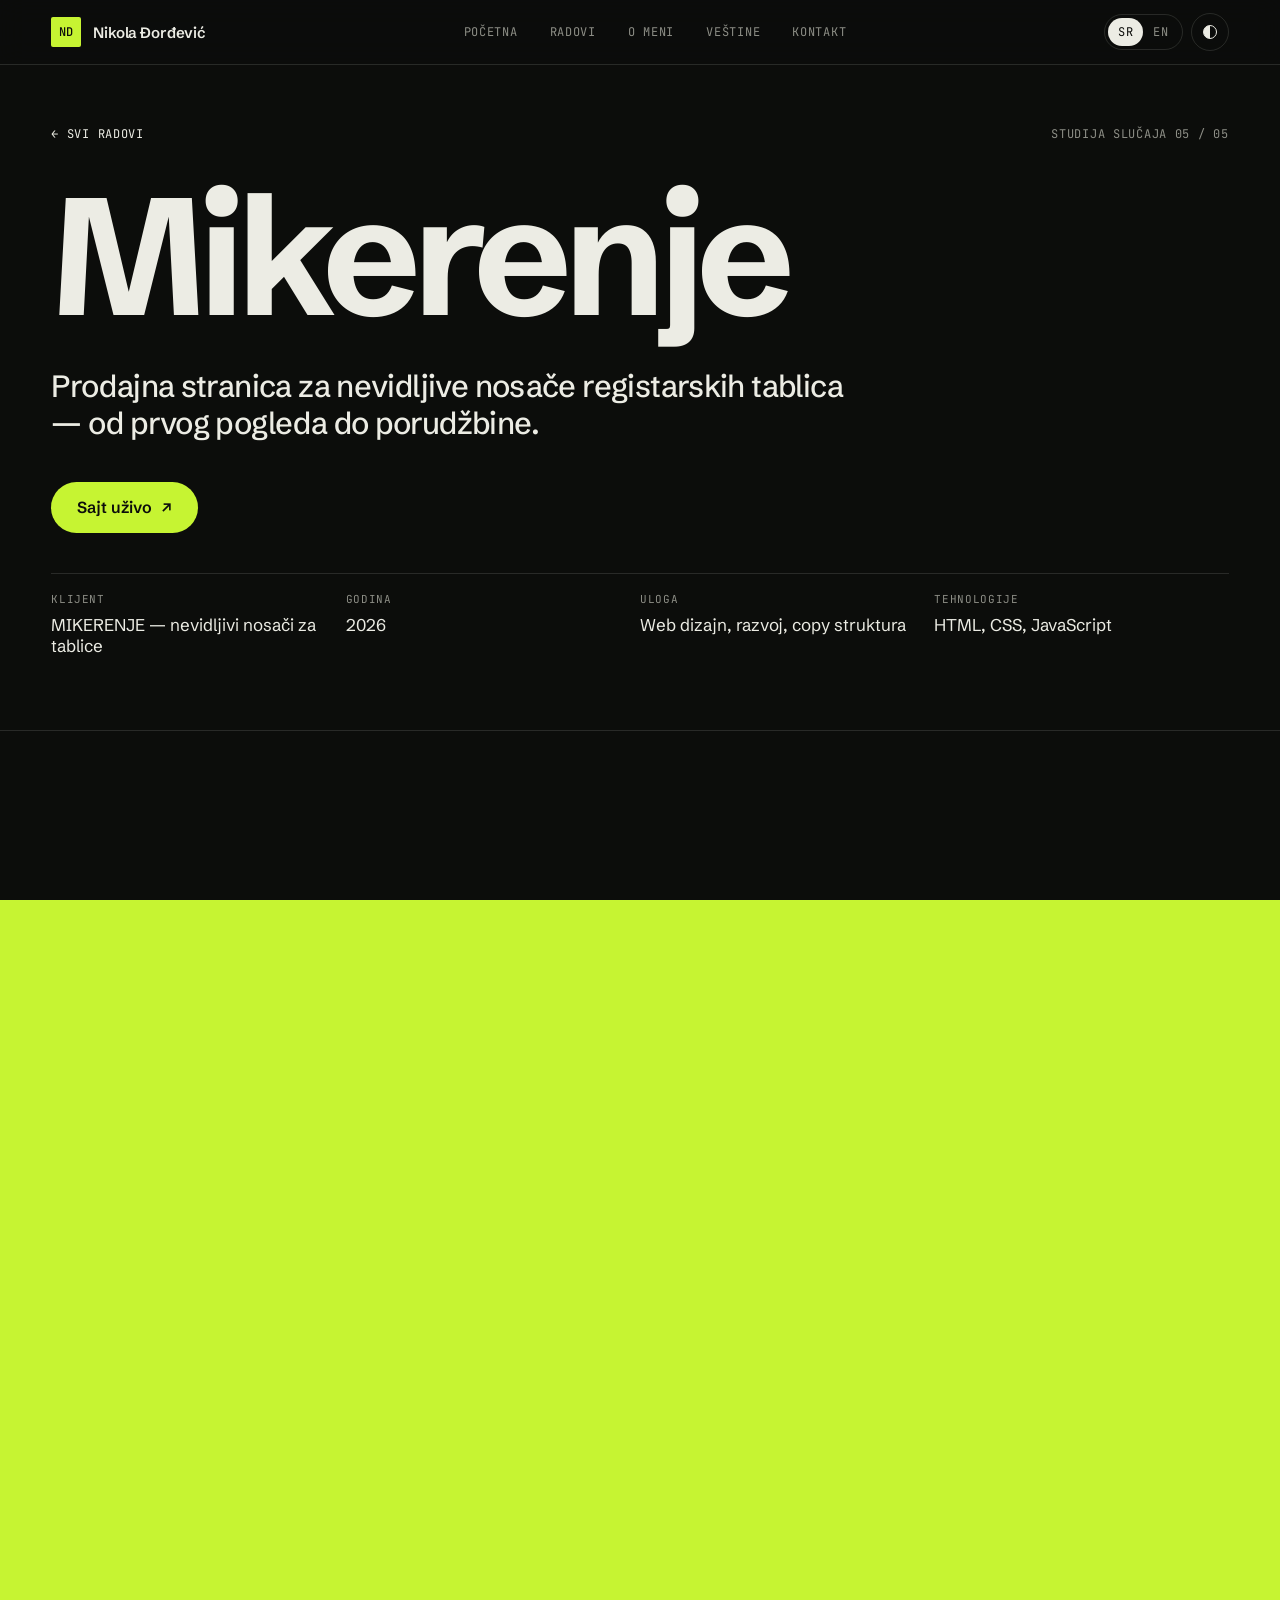
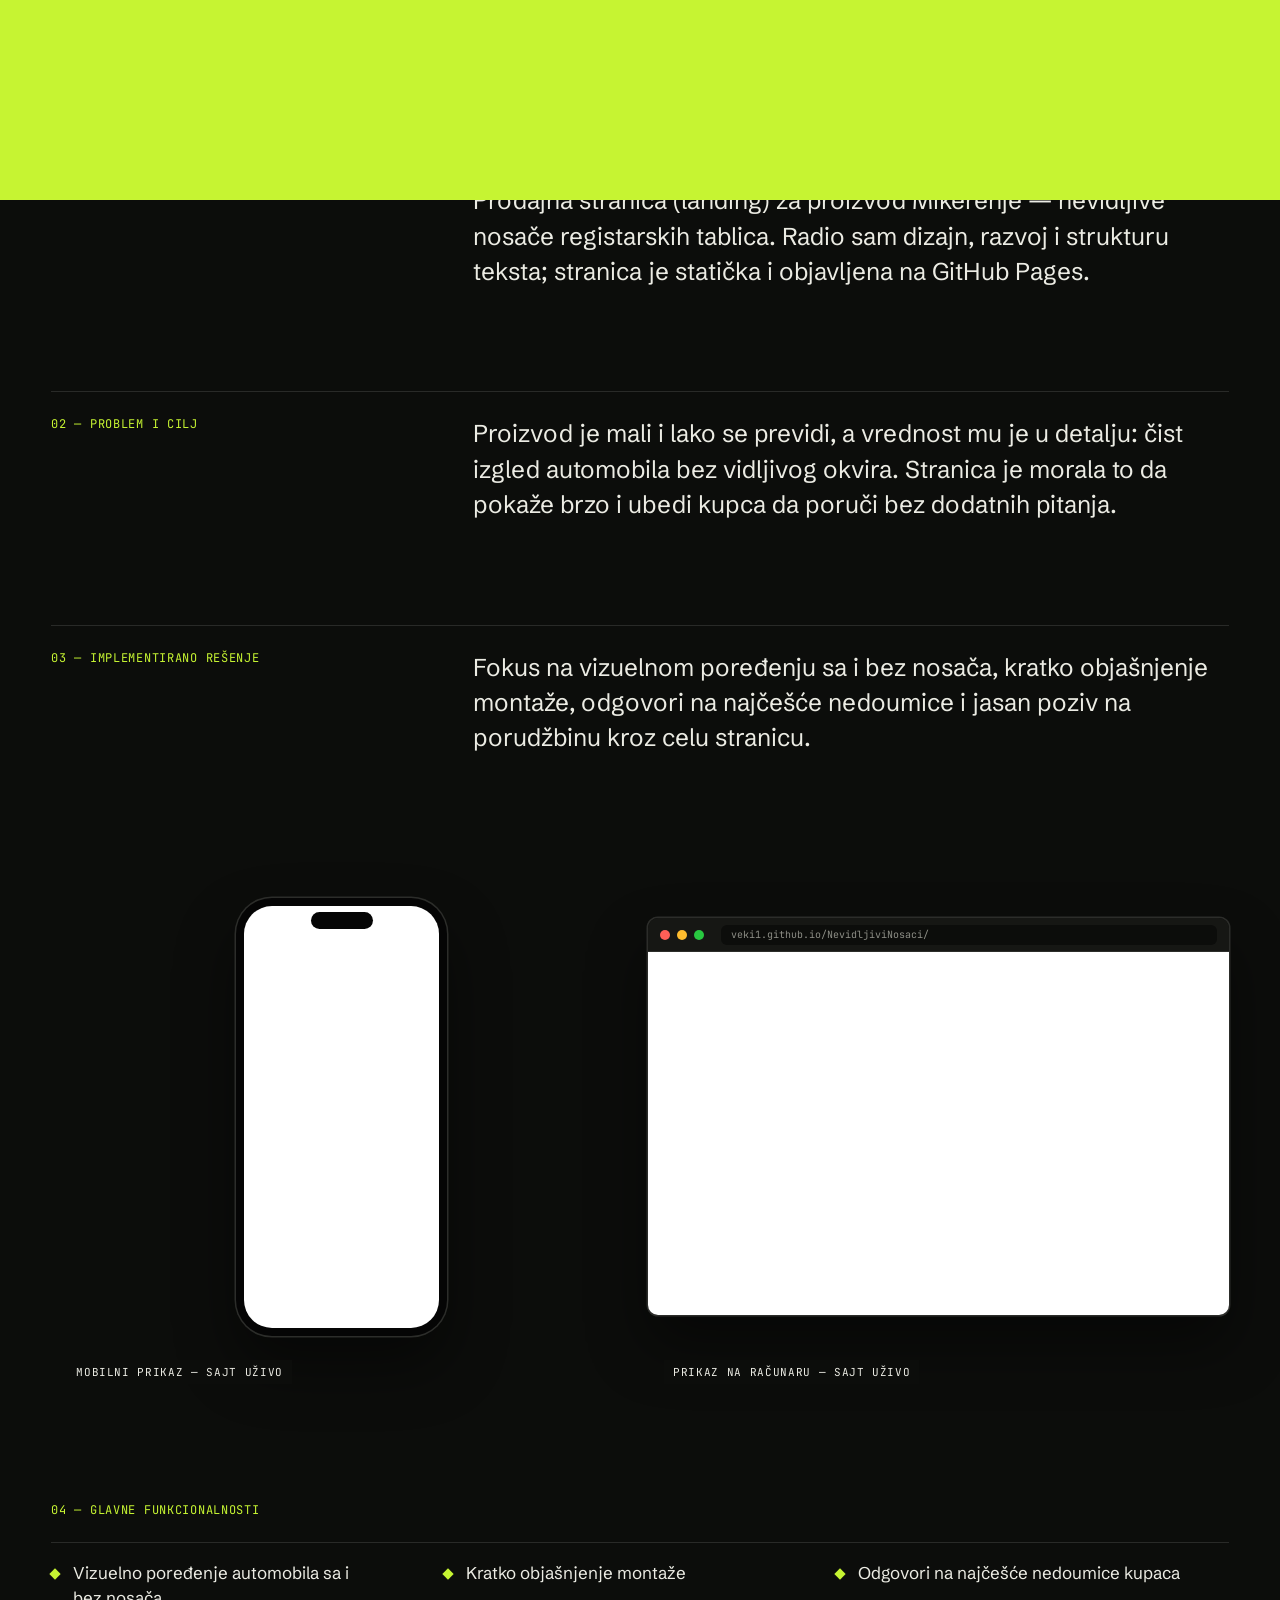
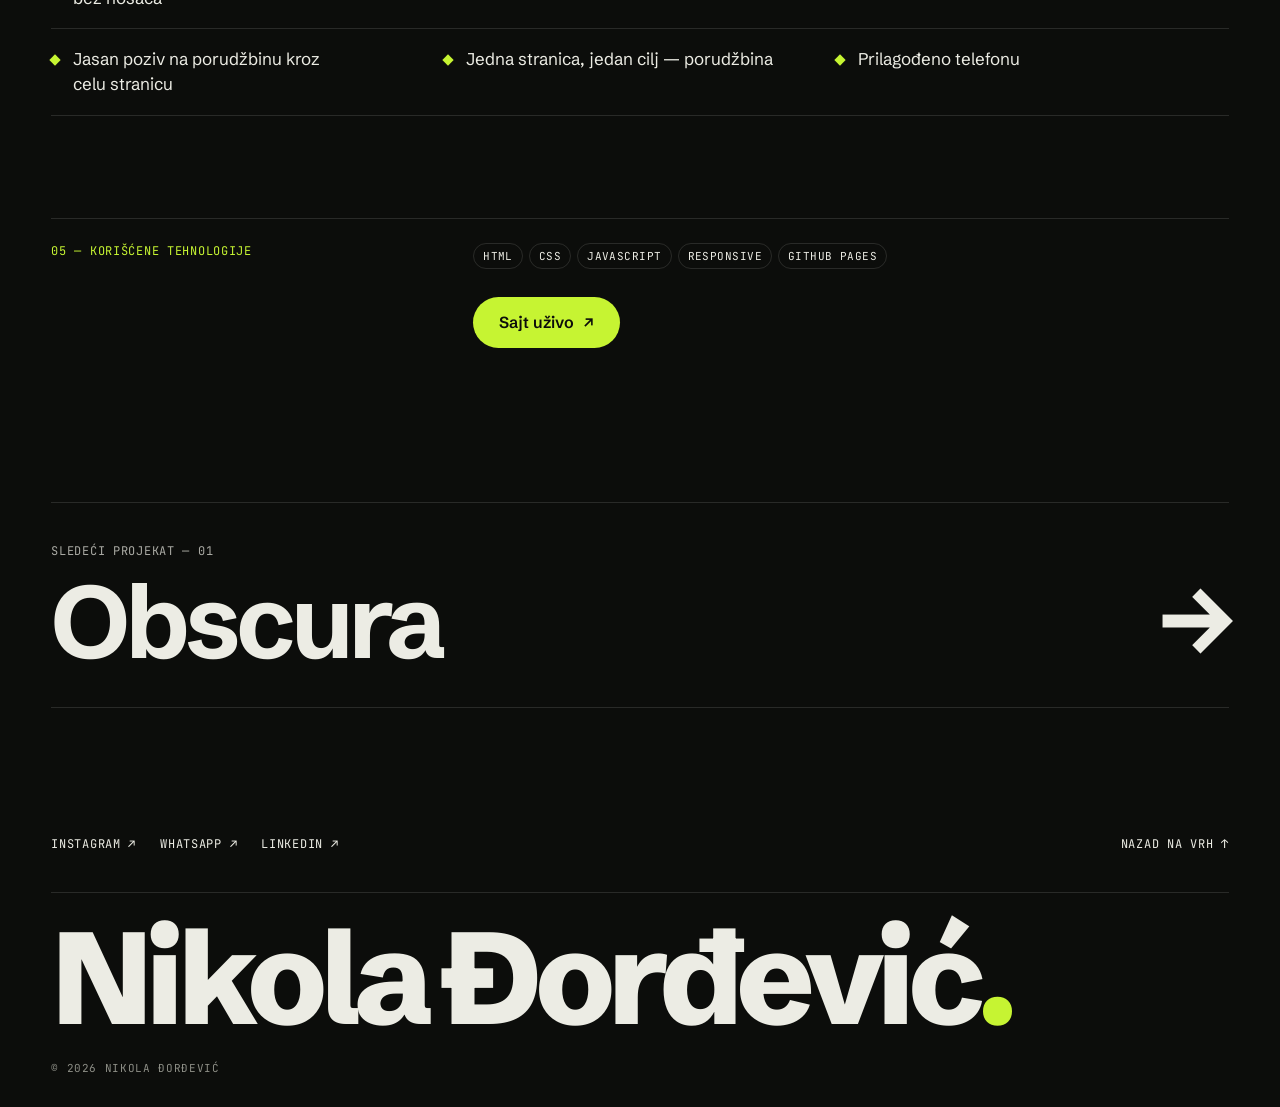
<file: radovi/mikerenje.html>
<!DOCTYPE html>
<html lang="sr-Latn" data-lang="sr" data-theme="dark" data-title-en="Mikerenje – case study | Nikola Đorđević">
<head>
<meta charset="utf-8">
<meta name="viewport" content="width=device-width, initial-scale=1">
<title>Mikerenje – studija slučaja | Nikola Đorđević</title>
<meta name="description" content="Studija slučaja: Prodajna stranica za nevidljive nosače registarskih tablica — od prvog pogleda do porudžbine. Pogledajte cilj, rešenje, funkcionalnosti i tehnologije.">
<meta name="robots" content="index, follow">
<meta name="author" content="Nikola Đorđević">
<link rel="canonical" href="https://veki1.github.io/Portfolio/radovi/mikerenje.html">
<meta name="theme-color" content="#0C0D0B">
<link rel="icon" href="../favicon.svg" type="image/svg+xml">
<link rel="icon" href="../favicon.png" type="image/png" sizes="64x64">
<link rel="apple-touch-icon" href="../apple-touch-icon.png">
<meta property="og:type" content="article">
<meta property="og:site_name" content="Nikola Đorđević — portfolio">
<meta property="og:title" content="Mikerenje – studija slučaja | Nikola Đorđević">
<meta property="og:description" content="Studija slučaja: Prodajna stranica za nevidljive nosače registarskih tablica — od prvog pogleda do porudžbine. Pogledajte cilj, rešenje, funkcionalnosti i tehnologije.">
<meta property="og:url" content="https://veki1.github.io/Portfolio/radovi/mikerenje.html">
<meta property="og:image" content="https://veki1.github.io/Portfolio/og-image.jpg">
<meta property="og:image:width" content="1200">
<meta property="og:image:height" content="630">
<meta property="og:image:alt" content="Nikola Đorđević — web developer i dizajner">
<meta property="og:locale" content="sr_RS">
<meta property="og:locale:alternate" content="en_US">
<meta name="twitter:card" content="summary_large_image">
<meta name="twitter:title" content="Mikerenje – studija slučaja | Nikola Đorđević">
<meta name="twitter:description" content="Studija slučaja: Prodajna stranica za nevidljive nosače registarskih tablica — od prvog pogleda do porudžbine. Pogledajte cilj, rešenje, funkcionalnosti i tehnologije.">
<meta name="twitter:image" content="https://veki1.github.io/Portfolio/og-image.jpg">
<meta name="twitter:image:alt" content="Nikola Đorđević — web developer i dizajner">
<link rel="preload" as="image" href="../assets/logo-mikerenje.webp" fetchpriority="high">
<link rel="preconnect" href="https://fonts.googleapis.com">
<link rel="preconnect" href="https://fonts.gstatic.com" crossorigin>
<link href="https://fonts.googleapis.com/css2?family=Schibsted+Grotesk:wght@400;500;600;700;800&amp;family=JetBrains+Mono:wght@400;500&amp;display=swap" rel="stylesheet">
<style>
html{--bg:#0C0D0B;--sf:#151613;--ink:#ECECE4;--mut:#8D8E86;--ln:rgba(236,236,228,.13);--acc:#C6F432;--acct:var(--acc);--onacc:#0C0D0B;--cur:var(--acc)}
html[data-theme=light]{--bg:#F1F1EB;--sf:#E6E6DF;--ink:#10110E;--mut:#5B5C55;--ln:rgba(16,17,14,.15);--acct:color-mix(in oklch,var(--acc) 48%,#10110E);--cur:var(--ink)}
html:not([data-lang=en]) [data-l=en]{display:none!important}
html[data-lang=en] [data-l=sr]{display:none!important}
html:not([data-theme=light]) [data-th=light]{display:none!important}
html[data-theme=light] [data-th=dark]{display:none!important}
body{margin:0;background:var(--bg);color:var(--ink);font-family:'Schibsted Grotesk',Helvetica,Arial,sans-serif;-webkit-font-smoothing:antialiased;transition:background .5s,color .5s;overflow-x:hidden}
*{box-sizing:border-box}
::selection{background:var(--acc);color:#0C0D0B}
a{color:var(--ink);text-decoration:none}
a:hover{color:var(--acct)}
[id]{scroll-margin-top:72px}
@media (max-width:439px){[data-hidesm]{display:none!important}}
@media (max-width:859px){[data-navlinks]{display:none!important}[data-hero-scale]{transform:scale(1.3)!important}}
.h0:hover{color:var(--ink)!important}
.h1:hover{border-color:var(--ink)!important}
.h2:hover{transform:translateY(-3px)!important}
.h3:hover{background:var(--ink)!important;color:var(--bg)!important}
.h4:hover{background:var(--acc)!important;color:#0C0D0B!important;padding:30px 24px!important}
.h5:hover{background:var(--sf)!important}
.h6:focus{border-bottom-color:var(--acc)!important}
.h7:hover{color:var(--acct)!important}
.h8:hover{background:var(--acc)!important;color:#0C0D0B!important;padding:40px 28px!important}
</style>
<link rel="stylesheet" href="../site.css">
<script>(function(){var d=document.documentElement;try{if(localStorage.getItem('nd-portfolio-lang')==='en'){d.setAttribute('data-lang','en');d.lang='en'}if(localStorage.getItem('nd-portfolio-theme')==='light'){d.setAttribute('data-theme','light');document.querySelector('meta[name=theme-color]').setAttribute('content','#F1F1EB')}}catch(e){}try{if(sessionStorage.getItem('nd-ov')&&!(window.matchMedia&&matchMedia('(prefers-reduced-motion: reduce)').matches)){d.classList.add('ov-in');setTimeout(function(){d.classList.remove('ov-in')},2500)}}catch(e){}})()</script>
<script type="application/ld+json">{"@context":"https://schema.org","@graph":[{"@type":"CreativeWork","@id":"https://veki1.github.io/Portfolio/radovi/mikerenje.html#rad","name":"Mikerenje — Proizvod · Prodajna stranica","description":"Prodajna stranica za nevidljive nosače registarskih tablica — od prvog pogleda do porudžbine.","url":"https://veki1.github.io/Portfolio/radovi/mikerenje.html","inLanguage":"sr-Latn","dateCreated":"2026","author":{"@id":"https://veki1.github.io/Portfolio/#nikola"},"publisher":{"@id":"https://veki1.github.io/Portfolio/#biznis"},"sameAs":"https://veki1.github.io/NevidljiviNosaci/","image":"https://veki1.github.io/Portfolio/assets/logo-mikerenje.webp"},{"@type":"BreadcrumbList","itemListElement":[{"@type":"ListItem","position":1,"name":"Početna","item":"https://veki1.github.io/Portfolio/"},{"@type":"ListItem","position":2,"name":"Radovi","item":"https://veki1.github.io/Portfolio/#work"},{"@type":"ListItem","position":3,"name":"Mikerenje","item":"https://veki1.github.io/Portfolio/radovi/mikerenje.html"}]},{"@type":"Person","@id":"https://veki1.github.io/Portfolio/#nikola","name":"Nikola Đorđević","jobTitle":"Web developer i dizajner","description":"Web developer i dizajner sa obrazovanjem iz informatike","image":"https://veki1.github.io/Portfolio/assets/nikola-portret.webp","email":"mailto:nikoladjordjevic2000@gmail.com","telephone":"+381645325643","url":"https://veki1.github.io/Portfolio/","sameAs":["https://www.linkedin.com/in/nikola-%C4%91or%C4%91evi%C4%87-5b4b70210/","https://github.com/VeKI1","https://www.instagram.com/nikoladjordjevic13/"]}]}</script>
<script src="../app.js" defer></script>
</head>
<body>
<a class="skip" href="#main"><span data-l="sr">Preskoči na sadržaj</span><span data-l="en" lang="en">Skip to content</span></a>

<div style="min-height:100vh;background:var(--bg);color:var(--ink)">


  <div data-ref="ring" aria-hidden="true" style="position:fixed;left:0;top:0;width:84px;height:84px;margin:-42px 0 0 -42px;border-radius:50%;border:1px solid var(--ink);z-index:200;pointer-events:none;display:grid;place-items:center;transform:translate(-200px,-200px) scale(.4);transition:background .3s,border-color .3s">
    <span data-ref="ringLabel" style="font-family:'JetBrains Mono',monospace;font-size:11px;letter-spacing:.06em;text-transform:uppercase;color:#0C0D0B;opacity:0;transition:opacity .2s"><span data-l="sr">Pogledaj</span><span data-l="en" lang="en">View</span></span>
  </div>
  <div data-ref="dot" aria-hidden="true" style="position:fixed;left:0;top:0;width:8px;height:8px;margin:-4px 0 0 -4px;border-radius:50%;background:var(--cur);z-index:201;pointer-events:none;transform:translate(-200px,-200px)"></div>




<div data-ref="ov" aria-hidden="true" style="position:fixed;inset:0;z-index:150;background:var(--acc);transform:translateY(100%);pointer-events:none;display:flex;align-items:flex-end;padding:clamp(20px,4vw,56px)">
  <span style="font-size:clamp(48px,9vw,140px);font-weight:700;letter-spacing:-.045em;line-height:.9;color:#0C0D0B" data-ref="ovlabel"></span>
</div>

<header style="position:fixed;top:0;left:0;right:0;z-index:60;background:color-mix(in oklch,var(--bg) 82%,transparent);backdrop-filter:blur(14px);-webkit-backdrop-filter:blur(14px);border-bottom:1px solid var(--ln)">
  <div style="margin:0 auto;padding:0 clamp(20px,4vw,56px);height:64px;display:flex;align-items:center;justify-content:space-between;gap:24px">
    <a aria-label="Nikola Đorđević — početna" href="../index.html" style="all:unset;display:flex;align-items:center;gap:12px;cursor:pointer" data-label="Početna">
      <span style="width:30px;height:30px;background:var(--acc);color:#0C0D0B;display:grid;place-items:center;font-family:'JetBrains Mono',monospace;font-weight:500;font-size:12px;border-radius:2px">ND</span>
      <span data-hidesm="" style="font-weight:600;font-size:15px;letter-spacing:-.01em;color:var(--ink)">Nikola Đorđević</span>
    </a>
    
      <nav data-navlinks="" id="site-nav" aria-label="Glavna navigacija" data-aria-sr="Glavna navigacija" data-aria-en="Main navigation" style="display:flex;gap:32px;font-family:'JetBrains Mono',monospace;font-size:12px;letter-spacing:.06em;text-transform:uppercase">
        <a href="../index.html" style="all:unset;cursor:pointer;color:var(--mut);transition:color .2s" data-label="Početna" class="h0"><span data-l="sr">Početna</span><span data-l="en" lang="en">Home</span></a>
        <a href="../index.html#work" style="all:unset;cursor:pointer;color:var(--mut);transition:color .2s" data-label="Početna" class="h0"><span data-l="sr">Radovi</span><span data-l="en" lang="en">Work</span></a>
        <a href="../index.html#about" style="all:unset;cursor:pointer;color:var(--mut);transition:color .2s" data-label="Početna" class="h0"><span data-l="sr">O meni</span><span data-l="en" lang="en">About</span></a>
        <a href="../index.html#skills" style="all:unset;cursor:pointer;color:var(--mut);transition:color .2s" data-label="Početna" class="h0"><span data-l="sr">Veštine</span><span data-l="en" lang="en">Skills</span></a>
        <a href="../index.html#contact" style="all:unset;cursor:pointer;color:var(--mut);transition:color .2s" data-label="Početna" class="h0"><span data-l="sr">Kontakt</span><span data-l="en" lang="en">Contact</span></a>
      </nav>
    
    <div style="display:flex;align-items:center;gap:8px;font-family:'JetBrains Mono',monospace;font-size:12px;letter-spacing:.06em">
      <div role="group" aria-label="Jezik / Language" style="display:flex;border:1px solid var(--ln);border-radius:999px;padding:3px">
        <button style="all:unset;cursor:pointer;padding:6px 10px;border-radius:999px;transition:background .25s,color .25s" data-act="setSr" type="button" lang="sr-Latn" aria-label="Srpski" aria-pressed="true">SR</button>
        <button style="all:unset;cursor:pointer;padding:6px 10px;border-radius:999px;transition:background .25s,color .25s" data-act="setEn" type="button" lang="en" aria-label="English" aria-pressed="false">EN</button>
      </div>
      <button aria-label="Promeni temu (svetla / tamna)" data-aria-sr="Promeni temu (svetla / tamna)" data-aria-en="Toggle light / dark theme" aria-pressed="false" style="all:unset;cursor:pointer;width:36px;height:36px;border:1px solid var(--ln);border-radius:50%;display:grid;place-items:center;color:var(--ink);transition:border-color .2s" data-act="toggleTheme" type="button" class="h1">
        <span aria-hidden="true" style="width:14px;height:14px;border-radius:50%;border:1.5px solid currentColor;background:linear-gradient(90deg,currentColor 50%,transparent 50%)"></span>
      </button>
      <button class="navtoggle" type="button" data-act="menu" aria-controls="site-nav" aria-expanded="false" aria-label="Otvori meni"><i aria-hidden="true"></i></button>
    </div>
  </div>
</header>




<main id="main">
  <section style="margin:0 auto;padding:clamp(110px,14vh,150px) clamp(20px,4vw,56px) 56px;display:flex;flex-direction:column;gap:40px">
    <div style="display:flex;flex-wrap:wrap;justify-content:space-between;gap:16px;font-family:'JetBrains Mono',monospace;font-size:12px;letter-spacing:.06em;text-transform:uppercase;color:var(--mut)">
      <a href="../index.html#work" style="all:unset;cursor:pointer;color:var(--ink);transition:color .2s" data-label="Početna" class="h7">← <span data-l="sr">Svi radovi</span><span data-l="en" lang="en">All work</span></a>
      <span><span data-l="sr">Studija slučaja</span><span data-l="en" lang="en">Case study</span> 05 / 05</span>
    </div>
    <h1 style="margin:0;font-size:clamp(48px,13vw,220px);font-weight:700;letter-spacing:-.055em;line-height:.88;text-wrap:balance">Mikerenje</h1>
    <p style="margin:0;max-width:820px;font-size:clamp(22px,2.4vw,34px);font-weight:500;letter-spacing:-.02em;line-height:1.2;text-wrap:pretty"><span data-l="sr">Prodajna stranica za nevidljive nosače registarskih tablica — od prvog pogleda do porudžbine.</span><span data-l="en" lang="en">A sales page for invisible licence plate holders — from first glance to order.</span></p>
    <div class="cs-links">
      <a class="btn btn-pri" href="https://veki1.github.io/NevidljiviNosaci/" target="_blank" rel="noopener"><span data-l="sr">Sajt uživo</span><span data-l="en" lang="en">Live Demo</span> <span aria-hidden="true">↗</span><span class="sr-only"> — Mikerenje</span></a>
    </div>
    
    <div style="display:grid;grid-template-columns:repeat(auto-fit,minmax(min(100%,200px),1fr));border-top:1px solid var(--ln)">
      <div style="display:flex;flex-direction:column;gap:8px;padding:18px 16px 18px 0">
        <span style="font-family:'JetBrains Mono',monospace;font-size:11px;letter-spacing:.06em;text-transform:uppercase;color:var(--mut)"><span data-l="sr">Klijent</span><span data-l="en" lang="en">Client</span></span>
        <span style="font-size:17px">MIKERENJE — nevidljivi nosači za tablice</span>
      </div>
      <div style="display:flex;flex-direction:column;gap:8px;padding:18px 16px 18px 0">
        <span style="font-family:'JetBrains Mono',monospace;font-size:11px;letter-spacing:.06em;text-transform:uppercase;color:var(--mut)"><span data-l="sr">Godina</span><span data-l="en" lang="en">Year</span></span>
        <span style="font-size:17px">2026</span>
      </div>
      <div style="display:flex;flex-direction:column;gap:8px;padding:18px 16px 18px 0">
        <span style="font-family:'JetBrains Mono',monospace;font-size:11px;letter-spacing:.06em;text-transform:uppercase;color:var(--mut)"><span data-l="sr">Uloga</span><span data-l="en" lang="en">Role</span></span>
        <span style="font-size:17px"><span data-l="sr">Web dizajn, razvoj, copy struktura</span><span data-l="en" lang="en">Web design, development, copy structure</span></span>
      </div>
      <div style="display:flex;flex-direction:column;gap:8px;padding:18px 16px 18px 0">
        <span style="font-family:'JetBrains Mono',monospace;font-size:11px;letter-spacing:.06em;text-transform:uppercase;color:var(--mut)"><span data-l="sr">Tehnologije</span><span data-l="en" lang="en">Technologies</span></span>
        <span style="font-size:17px">HTML, CSS, JavaScript</span>
      </div>
    </div>
  </section>

  <div style="width:100%">
    
    
    <div style="position:relative;height:100vh;min-height:520px;background:var(--bg);border-top:1px solid var(--ln);border-bottom:1px solid var(--ln);display:flex;align-items:flex-end;padding:20px">
      <div style="position:absolute;inset:0;display:grid;place-items:center;pointer-events:none">
        <div>
          <div style="display:flex;align-items:center;gap:12px;transform:scale(2.4)" data-hero-scale="">
            
            
            
            <img src="../assets/logo-mikerenje.webp" alt="Logo Mikerenje — klipovi ispred crvenog brzinomera" width="320" height="320" fetchpriority="high" decoding="async" style="width:96px;height:96px;border-radius:12px;display:block;object-fit:cover">
            
          </div>
        </div>
      </div>
    </div>
    
  </div>

  <section style="margin:0 auto;padding:clamp(72px,10vw,140px) clamp(20px,4vw,56px) 0;display:flex;flex-direction:column;gap:clamp(56px,8vw,112px)">
    <div data-reveal="0" style="display:flex;flex-wrap:wrap;gap:24px 64px;border-top:1px solid var(--ln);padding-top:24px">
      <h2 style="margin:0;font-weight:400;font-family:'JetBrains Mono',monospace;font-size:12px;letter-spacing:.06em;text-transform:uppercase;color:var(--acct);flex:1 1 240px">01 — <span data-l="sr">Pregled projekta</span><span data-l="en" lang="en">Project overview</span></h2>
      <p style="margin:0;font-size:clamp(20px,1.9vw,26px);line-height:1.45;text-wrap:pretty;flex:2 1 min(100%,520px);min-width:0"><span data-l="sr">Prodajna stranica (landing) za proizvod Mikerenje — nevidljive nosače registarskih tablica. Radio sam dizajn, razvoj i strukturu teksta; stranica je statička i objavljena na GitHub Pages.</span><span data-l="en" lang="en">A sales landing page for Mikerenje — invisible licence-plate holders. I handled the design, development and copy structure; the page is static and hosted on GitHub Pages.</span></p>
    </div>
    <div data-reveal="0" style="display:flex;flex-wrap:wrap;gap:24px 64px;border-top:1px solid var(--ln);padding-top:24px">
      <h2 style="margin:0;font-weight:400;font-family:'JetBrains Mono',monospace;font-size:12px;letter-spacing:.06em;text-transform:uppercase;color:var(--acct);flex:1 1 240px">02 — <span data-l="sr">Problem i cilj</span><span data-l="en" lang="en">Problem &amp; goal</span></h2>
      <p style="margin:0;font-size:clamp(20px,1.9vw,26px);line-height:1.45;text-wrap:pretty;flex:2 1 min(100%,520px);min-width:0"><span data-l="sr">Proizvod je mali i lako se previdi, a vrednost mu je u detalju: čist izgled automobila bez vidljivog okvira. Stranica je morala to da pokaže brzo i ubedi kupca da poruči bez dodatnih pitanja.</span><span data-l="en" lang="en">The product is small and easy to overlook — its value is in the detail: a clean look with no visible frame. The page had to show that fast and convince buyers to order without further questions.</span></p>
    </div>
    <div data-reveal="0" style="display:flex;flex-wrap:wrap;gap:24px 64px;border-top:1px solid var(--ln);padding-top:24px">
      <h2 style="margin:0;font-weight:400;font-family:'JetBrains Mono',monospace;font-size:12px;letter-spacing:.06em;text-transform:uppercase;color:var(--acct);flex:1 1 240px">03 — <span data-l="sr">Implementirano rešenje</span><span data-l="en" lang="en">Implemented solution</span></h2>
      <p style="margin:0;font-size:clamp(20px,1.9vw,26px);line-height:1.45;text-wrap:pretty;flex:2 1 min(100%,520px);min-width:0"><span data-l="sr">Fokus na vizuelnom poređenju sa i bez nosača, kratko objašnjenje montaže, odgovori na najčešće nedoumice i jasan poziv na porudžbinu kroz celu stranicu.</span><span data-l="en" lang="en">A focus on visual comparison with and without the holder, a short installation explainer, answers to common doubts, and a clear order call-to-action throughout the page.</span></p>
    </div>
    <div data-reveal="0" style="display:grid;grid-template-columns:repeat(auto-fit,minmax(min(100%,360px),1fr));gap:16px">
      <div style="position:relative;min-height:520px;display:grid;place-items:center;padding:40px 16px 64px">
        <div style="width:211px;height:438px;padding:8px;border-radius:36px;background:#050505;box-shadow:0 0 0 1.5px #2c2d2a,0 30px 60px rgba(0,0,0,.45);position:relative">
          <div style="position:absolute;top:14px;left:50%;transform:translateX(-50%);width:62px;height:17px;border-radius:12px;background:#050505;z-index:2"></div>
          <div style="width:195px;height:422px;border-radius:28px;overflow:hidden;background:#fff">
            <iframe tabindex="-1" src="https://veki1.github.io/NevidljiviNosaci/" title="Sajt Mikerenje otvoren na telefonu" loading="lazy" style="width:375px;height:812px;border:0;transform:scale(.52);transform-origin:0 0;display:block"></iframe>
          </div>
        </div>
        <span style="position:absolute;left:16px;bottom:16px;font-family:'JetBrains Mono',monospace;font-size:11px;letter-spacing:.06em;text-transform:uppercase;color:var(--ink);background:var(--bg);padding:5px 9px"><span data-l="sr">mobilni prikaz — sajt uživo</span><span data-l="en" lang="en">mobile view — live site</span></span>
      </div>
      <div style="position:relative;min-height:520px;display:flex;flex-direction:column;justify-content:center;padding:40px 0 64px">
        <div style="width:100%;border-radius:10px;overflow:hidden;background:#050505;box-shadow:0 0 0 1.5px #2c2d2a,0 30px 60px rgba(0,0,0,.45)">
          <div style="height:34px;display:flex;align-items:center;gap:7px;padding:0 12px;background:#161714;border-bottom:1px solid #2c2d2a">
            <span style="width:10px;height:10px;border-radius:50%;background:#FF5F57;flex:none"></span>
            <span style="width:10px;height:10px;border-radius:50%;background:#FEBC2E;flex:none"></span>
            <span style="width:10px;height:10px;border-radius:50%;background:#28C840;flex:none"></span>
            <span style="margin-left:10px;flex:1;min-width:0;height:20px;border-radius:6px;background:#0C0D0B;color:#8D8E86;font-family:'JetBrains Mono',monospace;font-size:10px;display:flex;align-items:center;padding:0 10px;overflow:hidden;white-space:nowrap">veki1.github.io/NevidljiviNosaci/</span>
          </div>
          <div data-fit="1440" style="position:relative;width:100%;aspect-ratio:16/10;overflow:hidden;background:#fff">
            <iframe tabindex="-1" src="https://veki1.github.io/NevidljiviNosaci/" title="Sajt Mikerenje otvoren na računaru" loading="lazy" style="position:absolute;left:0;top:0;width:1440px;height:900px;border:0;transform-origin:0 0;transform:scale(.4)"></iframe>
          </div>
        </div>
        <span style="position:absolute;left:16px;bottom:16px;font-family:'JetBrains Mono',monospace;font-size:11px;letter-spacing:.06em;text-transform:uppercase;color:var(--ink);background:var(--bg);padding:5px 9px"><span data-l="sr">prikaz na računaru — sajt uživo</span><span data-l="en" lang="en">desktop view — live site</span></span>
      </div>
    </div>
    <div style="display:flex;flex-direction:column;gap:24px">
      <h2 data-reveal="0" style="margin:0;font-weight:400;font-family:'JetBrains Mono',monospace;font-size:12px;letter-spacing:.06em;text-transform:uppercase;color:var(--acct)">04 — <span data-l="sr">Glavne funkcionalnosti</span><span data-l="en" lang="en">Key features</span></h2>
      <ul class="feats" data-reveal="0">
          <li><span data-l="sr">Vizuelno poređenje automobila sa i bez nosača</span><span data-l="en" lang="en">Visual comparison of a car with and without the holder</span></li>
          <li><span data-l="sr">Kratko objašnjenje montaže</span><span data-l="en" lang="en">A short installation explainer</span></li>
          <li><span data-l="sr">Odgovori na najčešće nedoumice kupaca</span><span data-l="en" lang="en">Answers to common buyer questions</span></li>
          <li><span data-l="sr">Jasan poziv na porudžbinu kroz celu stranicu</span><span data-l="en" lang="en">A clear order call-to-action throughout the page</span></li>
          <li><span data-l="sr">Jedna stranica, jedan cilj — porudžbina</span><span data-l="en" lang="en">One page, one goal — the order</span></li>
          <li><span data-l="sr">Prilagođeno telefonu</span><span data-l="en" lang="en">Mobile-friendly</span></li>
      </ul>
    </div>
    <div data-reveal="0" style="display:flex;flex-wrap:wrap;gap:24px 64px;border-top:1px solid var(--ln);padding-top:24px">
      <h2 style="margin:0;font-weight:400;font-family:'JetBrains Mono',monospace;font-size:12px;letter-spacing:.06em;text-transform:uppercase;color:var(--acct);flex:1 1 240px">05 — <span data-l="sr">Korišćene tehnologije</span><span data-l="en" lang="en">Technologies used</span></h2>
      <div style="flex:2 1 min(100%,520px);min-width:0;display:flex;flex-direction:column;gap:28px">
        <ul class="tags" aria-label="Tehnologije" data-aria-sr="Tehnologije" data-aria-en="Technologies"><li>HTML</li><li>CSS</li><li>JavaScript</li><li>Responsive</li><li>GitHub Pages</li></ul>
        <div class="cs-links">
      <a class="btn btn-pri" href="https://veki1.github.io/NevidljiviNosaci/" target="_blank" rel="noopener"><span data-l="sr">Sajt uživo</span><span data-l="en" lang="en">Live Demo</span> <span aria-hidden="true">↗</span><span class="sr-only"> — Mikerenje</span></a>
        </div>
      </div>
    </div>
  </section>

  <section style="margin:0 auto;padding:clamp(80px,12vw,160px) clamp(20px,4vw,56px) 0">
    <a href="obscura.html" data-cursor="view" style="all:unset;box-sizing:border-box;cursor:pointer;width:100%;display:flex;flex-direction:column;gap:16px;padding:40px 0;border-top:1px solid var(--ln);border-bottom:1px solid var(--ln);color:var(--ink);transition:background .4s cubic-bezier(.2,.7,.2,1),color .3s,padding .4s cubic-bezier(.2,.7,.2,1)" data-label="Obscura" class="h8">
      <span style="font-family:'JetBrains Mono',monospace;font-size:12px;letter-spacing:.06em;text-transform:uppercase;opacity:.7"><span data-l="sr">Sledeći projekat</span><span data-l="en" lang="en">Next project</span> — 01</span>
      <span style="display:flex;justify-content:space-between;align-items:flex-end;gap:24px;font-size:clamp(40px,8vw,128px);font-weight:700;letter-spacing:-.05em;line-height:.9"><span>Obscura</span><span>→</span></span>
    </a>
  </section>
</main>


<footer style="margin:0 auto;padding:clamp(80px,10vw,140px) clamp(20px,4vw,56px) 32px;overflow:hidden">
  <div style="display:flex;flex-wrap:wrap;justify-content:space-between;gap:24px;margin-bottom:40px;font-family:'JetBrains Mono',monospace;font-size:12px;letter-spacing:.06em;text-transform:uppercase">
    <div style="display:flex;flex-wrap:wrap;gap:24px">
      <a href="https://www.instagram.com/nikoladjordjevic13/" target="_blank" rel="noopener">Instagram ↗</a>
      <a href="https://wa.me/381645325643" target="_blank" rel="noopener">WhatsApp ↗</a>
      <a href="https://www.linkedin.com/in/nikola-%C4%91or%C4%91evi%C4%87-5b4b70210/" target="_blank" rel="noopener">LinkedIn ↗</a>
    </div>
    <a href="#top" style="all:unset;cursor:pointer;color:var(--ink);transition:color .2s" data-act="top" class="h7"><span data-l="sr">Nazad na vrh</span><span data-l="en" lang="en">Back to top</span> ↑</a>
  </div>
  <div aria-hidden="true" style="font-size:clamp(34px,10.2vw,150px);font-weight:800;letter-spacing:-.06em;line-height:.8;white-space:nowrap;border-top:1px solid var(--ln);padding-top:32px">Nikola Đorđević<span style="color:var(--acct)">.</span></div>
  <div style="display:flex;flex-wrap:wrap;justify-content:space-between;gap:16px;margin-top:32px;font-family:'JetBrains Mono',monospace;font-size:11px;letter-spacing:.06em;text-transform:uppercase;color:var(--mut)">
    <span>© <span data-ref="year">2026</span> Nikola Đorđević</span>
  </div>
</footer>

</div>

</body>
</html>
</file>
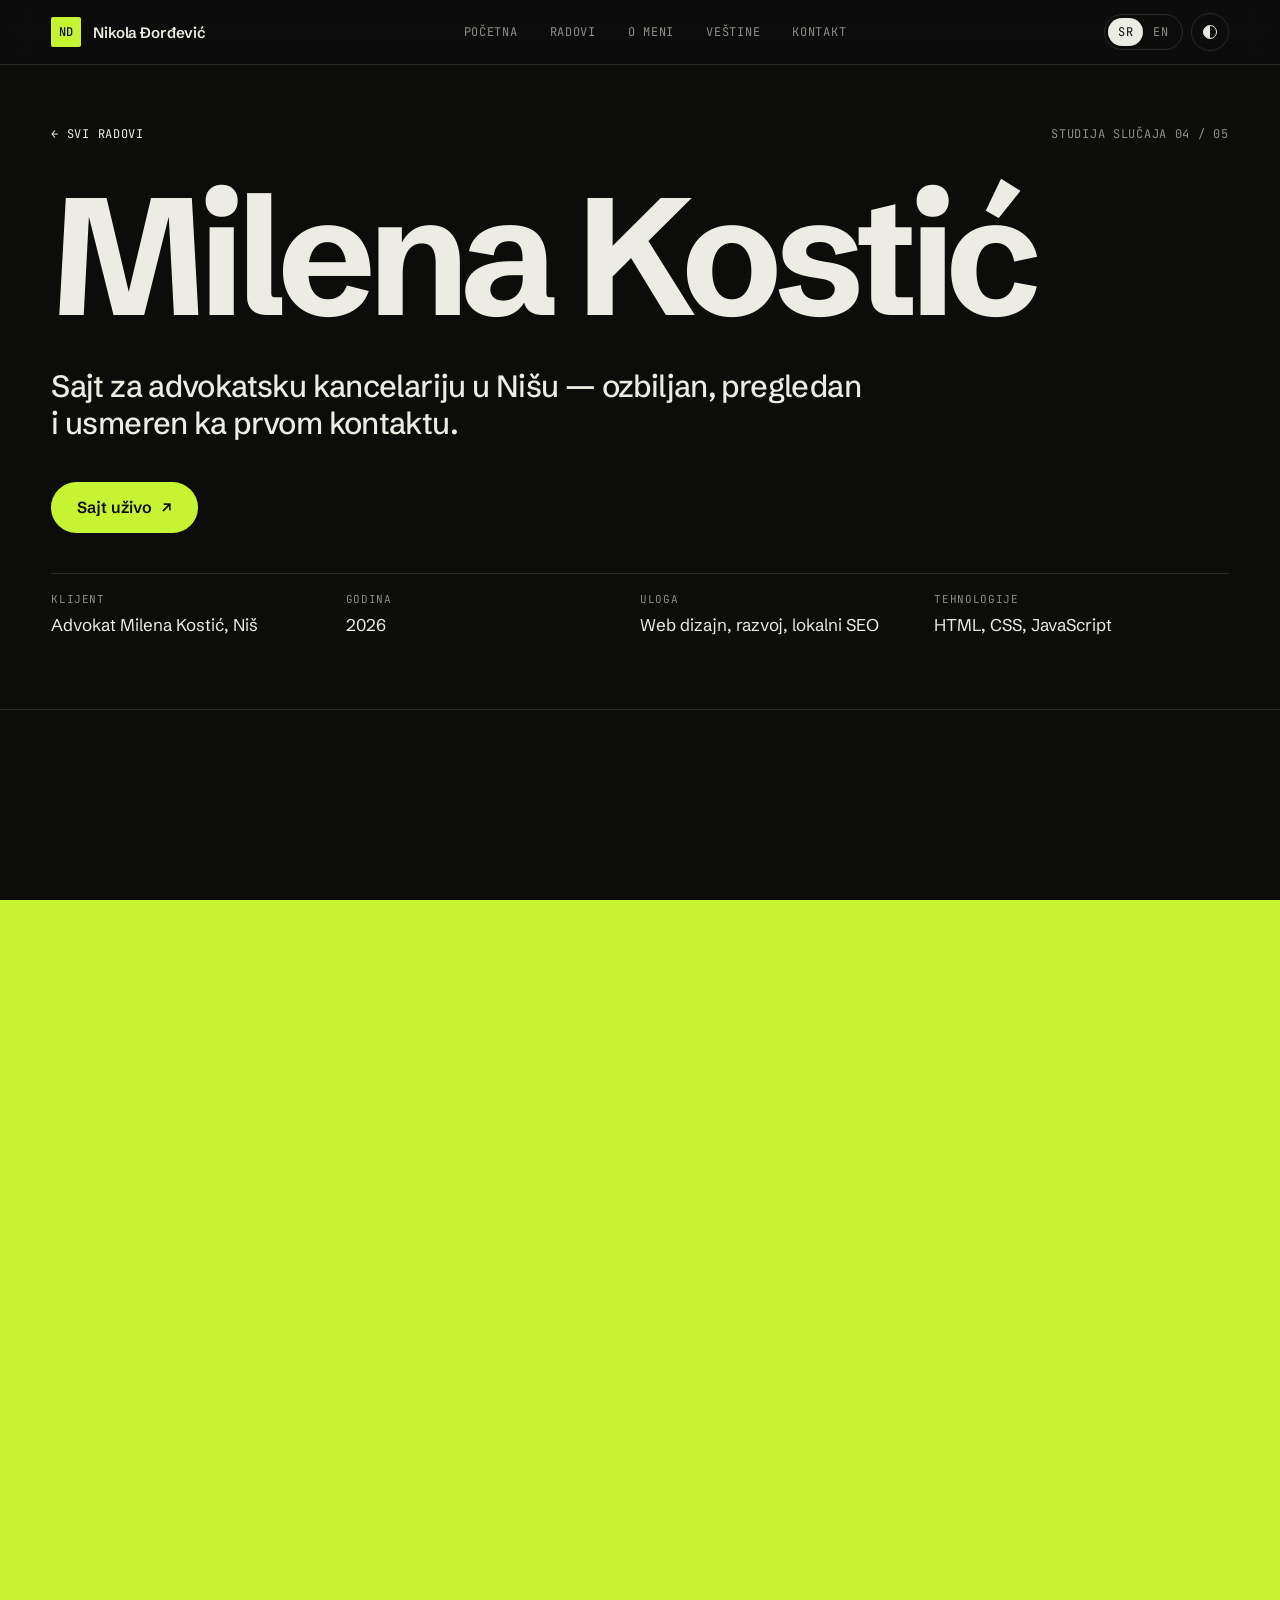
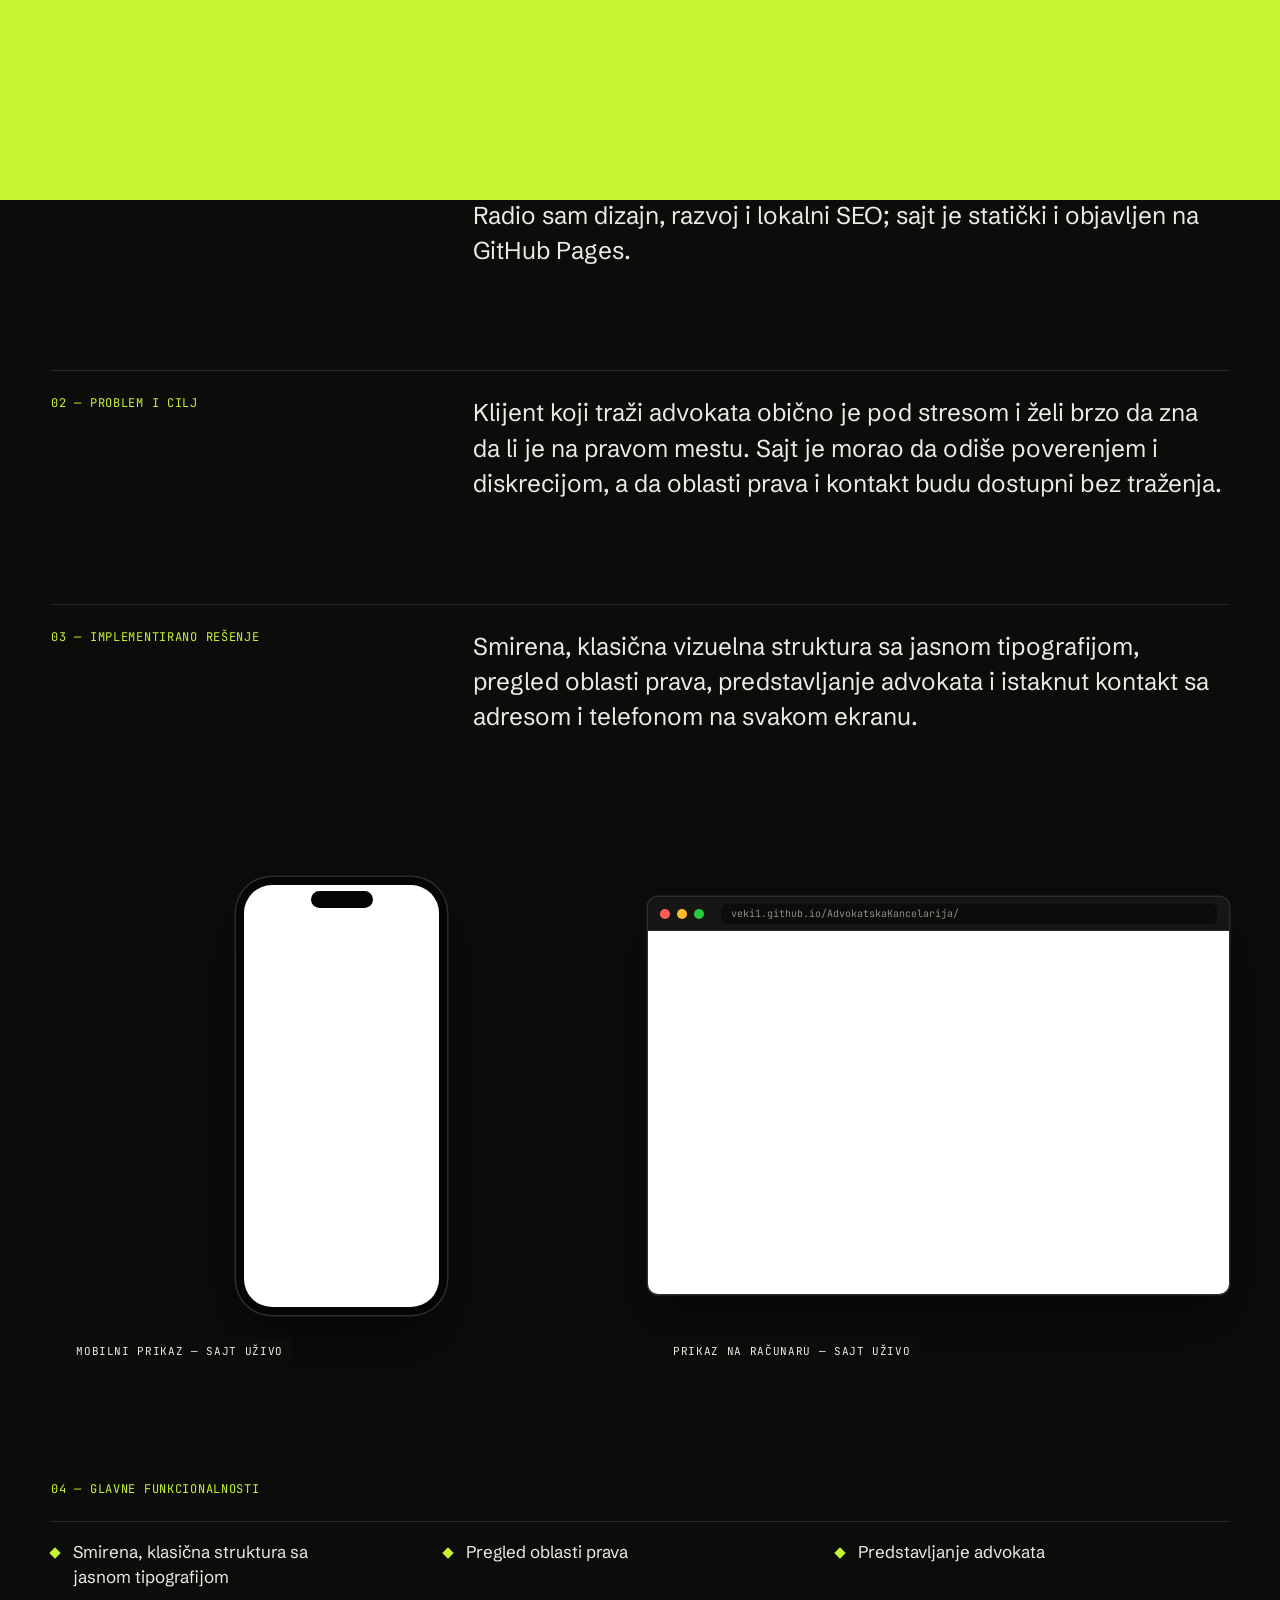
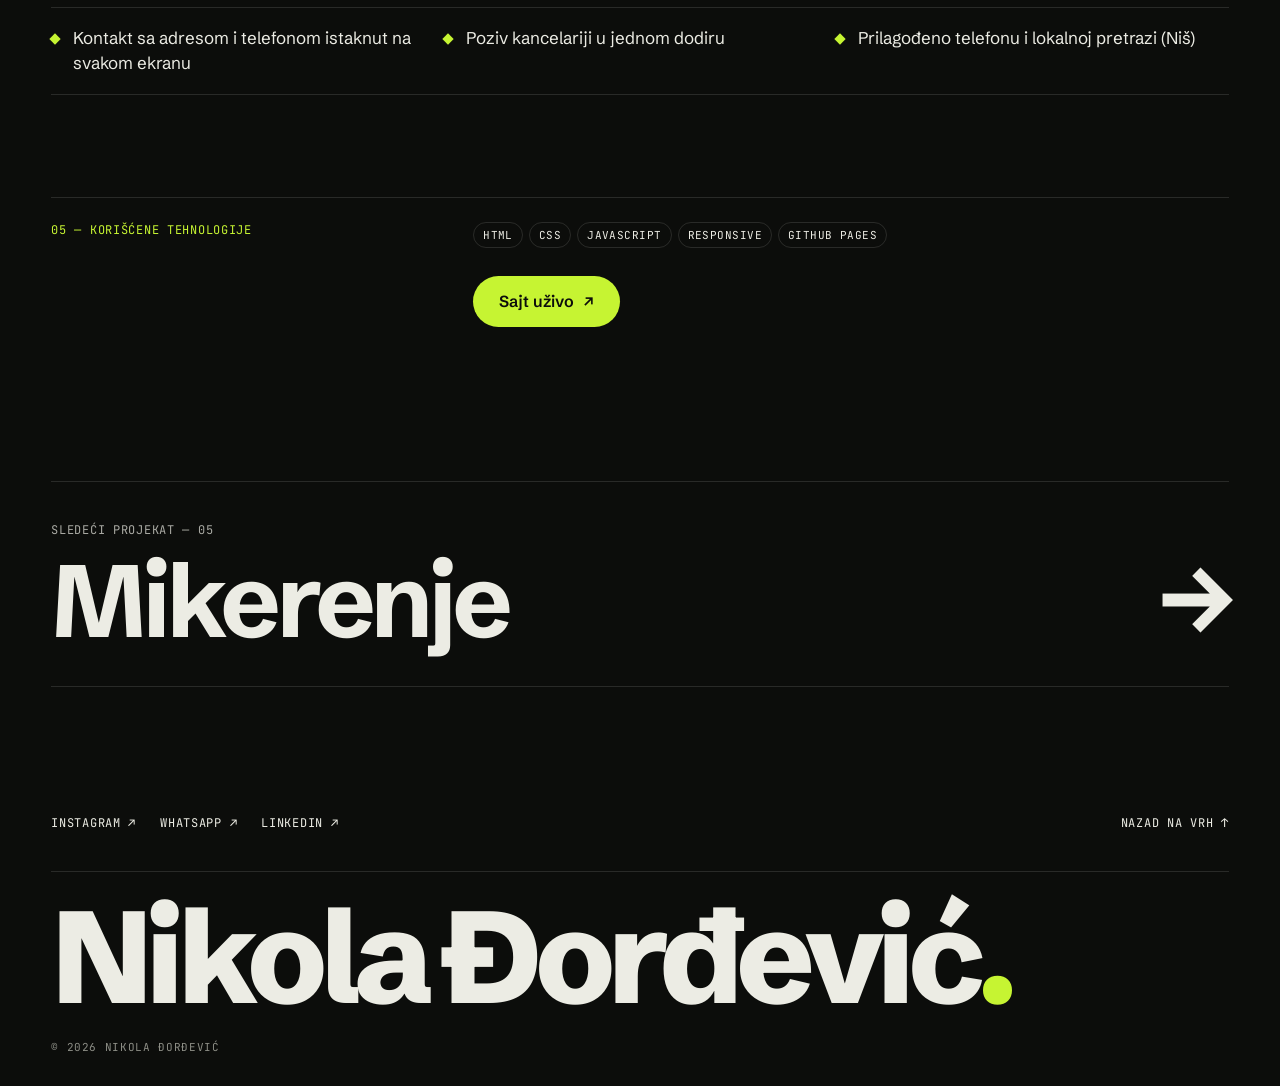
<file: radovi/milena-kostic.html>
<!DOCTYPE html>
<html lang="sr-Latn" data-lang="sr" data-theme="dark" data-title-en="Milena Kostić – case study | Nikola Đorđević">
<head>
<meta charset="utf-8">
<meta name="viewport" content="width=device-width, initial-scale=1">
<title>Milena Kostić – studija slučaja | Nikola Đorđević</title>
<meta name="description" content="Studija slučaja: Sajt za advokatsku kancelariju u Nišu — ozbiljan, pregledan i usmeren ka prvom kontaktu. Pogledajte cilj, rešenje, funkcionalnosti i tehnologije.">
<meta name="robots" content="index, follow">
<meta name="author" content="Nikola Đorđević">
<link rel="canonical" href="https://veki1.github.io/Portfolio/radovi/milena-kostic.html">
<meta name="theme-color" content="#0C0D0B">
<link rel="icon" href="../favicon.svg" type="image/svg+xml">
<link rel="icon" href="../favicon.png" type="image/png" sizes="64x64">
<link rel="apple-touch-icon" href="../apple-touch-icon.png">
<meta property="og:type" content="article">
<meta property="og:site_name" content="Nikola Đorđević — portfolio">
<meta property="og:title" content="Milena Kostić – studija slučaja | Nikola Đorđević">
<meta property="og:description" content="Studija slučaja: Sajt za advokatsku kancelariju u Nišu — ozbiljan, pregledan i usmeren ka prvom kontaktu. Pogledajte cilj, rešenje, funkcionalnosti i tehnologije.">
<meta property="og:url" content="https://veki1.github.io/Portfolio/radovi/milena-kostic.html">
<meta property="og:image" content="https://veki1.github.io/Portfolio/og-image.jpg">
<meta property="og:image:width" content="1200">
<meta property="og:image:height" content="630">
<meta property="og:image:alt" content="Nikola Đorđević — web developer i dizajner">
<meta property="og:locale" content="sr_RS">
<meta property="og:locale:alternate" content="en_US">
<meta name="twitter:card" content="summary_large_image">
<meta name="twitter:title" content="Milena Kostić – studija slučaja | Nikola Đorđević">
<meta name="twitter:description" content="Studija slučaja: Sajt za advokatsku kancelariju u Nišu — ozbiljan, pregledan i usmeren ka prvom kontaktu. Pogledajte cilj, rešenje, funkcionalnosti i tehnologije.">
<meta name="twitter:image" content="https://veki1.github.io/Portfolio/og-image.jpg">
<meta name="twitter:image:alt" content="Nikola Đorđević — web developer i dizajner">
<link rel="preconnect" href="https://fonts.googleapis.com">
<link rel="preconnect" href="https://fonts.gstatic.com" crossorigin>
<link href="https://fonts.googleapis.com/css2?family=Schibsted+Grotesk:wght@400;500;600;700;800&amp;family=JetBrains+Mono:wght@400;500&amp;display=swap" rel="stylesheet">
<style>
html{--bg:#0C0D0B;--sf:#151613;--ink:#ECECE4;--mut:#8D8E86;--ln:rgba(236,236,228,.13);--acc:#C6F432;--acct:var(--acc);--onacc:#0C0D0B;--cur:var(--acc)}
html[data-theme=light]{--bg:#F1F1EB;--sf:#E6E6DF;--ink:#10110E;--mut:#5B5C55;--ln:rgba(16,17,14,.15);--acct:color-mix(in oklch,var(--acc) 48%,#10110E);--cur:var(--ink)}
html:not([data-lang=en]) [data-l=en]{display:none!important}
html[data-lang=en] [data-l=sr]{display:none!important}
html:not([data-theme=light]) [data-th=light]{display:none!important}
html[data-theme=light] [data-th=dark]{display:none!important}
body{margin:0;background:var(--bg);color:var(--ink);font-family:'Schibsted Grotesk',Helvetica,Arial,sans-serif;-webkit-font-smoothing:antialiased;transition:background .5s,color .5s;overflow-x:hidden}
*{box-sizing:border-box}
::selection{background:var(--acc);color:#0C0D0B}
a{color:var(--ink);text-decoration:none}
a:hover{color:var(--acct)}
[id]{scroll-margin-top:72px}
@media (max-width:439px){[data-hidesm]{display:none!important}}
@media (max-width:859px){[data-navlinks]{display:none!important}[data-hero-scale]{transform:scale(1.3)!important}}
.h0:hover{color:var(--ink)!important}
.h1:hover{border-color:var(--ink)!important}
.h2:hover{transform:translateY(-3px)!important}
.h3:hover{background:var(--ink)!important;color:var(--bg)!important}
.h4:hover{background:var(--acc)!important;color:#0C0D0B!important;padding:30px 24px!important}
.h5:hover{background:var(--sf)!important}
.h6:focus{border-bottom-color:var(--acc)!important}
.h7:hover{color:var(--acct)!important}
.h8:hover{background:var(--acc)!important;color:#0C0D0B!important;padding:40px 28px!important}
</style>
<link rel="stylesheet" href="../site.css">
<script>(function(){var d=document.documentElement;try{if(localStorage.getItem('nd-portfolio-lang')==='en'){d.setAttribute('data-lang','en');d.lang='en'}if(localStorage.getItem('nd-portfolio-theme')==='light'){d.setAttribute('data-theme','light');document.querySelector('meta[name=theme-color]').setAttribute('content','#F1F1EB')}}catch(e){}try{if(sessionStorage.getItem('nd-ov')&&!(window.matchMedia&&matchMedia('(prefers-reduced-motion: reduce)').matches)){d.classList.add('ov-in');setTimeout(function(){d.classList.remove('ov-in')},2500)}}catch(e){}})()</script>
<script type="application/ld+json">{"@context":"https://schema.org","@graph":[{"@type":"CreativeWork","@id":"https://veki1.github.io/Portfolio/radovi/milena-kostic.html#rad","name":"Milena Kostić — Advokatska kancelarija · Web dizajn i razvoj","description":"Sajt za advokatsku kancelariju u Nišu — ozbiljan, pregledan i usmeren ka prvom kontaktu.","url":"https://veki1.github.io/Portfolio/radovi/milena-kostic.html","inLanguage":"sr-Latn","dateCreated":"2026","author":{"@id":"https://veki1.github.io/Portfolio/#nikola"},"publisher":{"@id":"https://veki1.github.io/Portfolio/#biznis"},"sameAs":"https://veki1.github.io/AdvokatskaKancelarija/","image":"https://veki1.github.io/Portfolio/og-image.jpg"},{"@type":"BreadcrumbList","itemListElement":[{"@type":"ListItem","position":1,"name":"Početna","item":"https://veki1.github.io/Portfolio/"},{"@type":"ListItem","position":2,"name":"Radovi","item":"https://veki1.github.io/Portfolio/#work"},{"@type":"ListItem","position":3,"name":"Milena Kostić","item":"https://veki1.github.io/Portfolio/radovi/milena-kostic.html"}]},{"@type":"Person","@id":"https://veki1.github.io/Portfolio/#nikola","name":"Nikola Đorđević","jobTitle":"Web developer i dizajner","description":"Web developer i dizajner sa obrazovanjem iz informatike","image":"https://veki1.github.io/Portfolio/assets/nikola-portret.webp","email":"mailto:nikoladjordjevic2000@gmail.com","telephone":"+381645325643","url":"https://veki1.github.io/Portfolio/","sameAs":["https://www.linkedin.com/in/nikola-%C4%91or%C4%91evi%C4%87-5b4b70210/","https://github.com/VeKI1","https://www.instagram.com/nikoladjordjevic13/"]}]}</script>
<script src="../app.js" defer></script>
</head>
<body>
<a class="skip" href="#main"><span data-l="sr">Preskoči na sadržaj</span><span data-l="en" lang="en">Skip to content</span></a>

<div style="min-height:100vh;background:var(--bg);color:var(--ink)">


  <div data-ref="ring" aria-hidden="true" style="position:fixed;left:0;top:0;width:84px;height:84px;margin:-42px 0 0 -42px;border-radius:50%;border:1px solid var(--ink);z-index:200;pointer-events:none;display:grid;place-items:center;transform:translate(-200px,-200px) scale(.4);transition:background .3s,border-color .3s">
    <span data-ref="ringLabel" style="font-family:'JetBrains Mono',monospace;font-size:11px;letter-spacing:.06em;text-transform:uppercase;color:#0C0D0B;opacity:0;transition:opacity .2s"><span data-l="sr">Pogledaj</span><span data-l="en" lang="en">View</span></span>
  </div>
  <div data-ref="dot" aria-hidden="true" style="position:fixed;left:0;top:0;width:8px;height:8px;margin:-4px 0 0 -4px;border-radius:50%;background:var(--cur);z-index:201;pointer-events:none;transform:translate(-200px,-200px)"></div>




<div data-ref="ov" aria-hidden="true" style="position:fixed;inset:0;z-index:150;background:var(--acc);transform:translateY(100%);pointer-events:none;display:flex;align-items:flex-end;padding:clamp(20px,4vw,56px)">
  <span style="font-size:clamp(48px,9vw,140px);font-weight:700;letter-spacing:-.045em;line-height:.9;color:#0C0D0B" data-ref="ovlabel"></span>
</div>

<header style="position:fixed;top:0;left:0;right:0;z-index:60;background:color-mix(in oklch,var(--bg) 82%,transparent);backdrop-filter:blur(14px);-webkit-backdrop-filter:blur(14px);border-bottom:1px solid var(--ln)">
  <div style="margin:0 auto;padding:0 clamp(20px,4vw,56px);height:64px;display:flex;align-items:center;justify-content:space-between;gap:24px">
    <a aria-label="Nikola Đorđević — početna" href="../index.html" style="all:unset;display:flex;align-items:center;gap:12px;cursor:pointer" data-label="Početna">
      <span style="width:30px;height:30px;background:var(--acc);color:#0C0D0B;display:grid;place-items:center;font-family:'JetBrains Mono',monospace;font-weight:500;font-size:12px;border-radius:2px">ND</span>
      <span data-hidesm="" style="font-weight:600;font-size:15px;letter-spacing:-.01em;color:var(--ink)">Nikola Đorđević</span>
    </a>
    
      <nav data-navlinks="" id="site-nav" aria-label="Glavna navigacija" data-aria-sr="Glavna navigacija" data-aria-en="Main navigation" style="display:flex;gap:32px;font-family:'JetBrains Mono',monospace;font-size:12px;letter-spacing:.06em;text-transform:uppercase">
        <a href="../index.html" style="all:unset;cursor:pointer;color:var(--mut);transition:color .2s" data-label="Početna" class="h0"><span data-l="sr">Početna</span><span data-l="en" lang="en">Home</span></a>
        <a href="../index.html#work" style="all:unset;cursor:pointer;color:var(--mut);transition:color .2s" data-label="Početna" class="h0"><span data-l="sr">Radovi</span><span data-l="en" lang="en">Work</span></a>
        <a href="../index.html#about" style="all:unset;cursor:pointer;color:var(--mut);transition:color .2s" data-label="Početna" class="h0"><span data-l="sr">O meni</span><span data-l="en" lang="en">About</span></a>
        <a href="../index.html#skills" style="all:unset;cursor:pointer;color:var(--mut);transition:color .2s" data-label="Početna" class="h0"><span data-l="sr">Veštine</span><span data-l="en" lang="en">Skills</span></a>
        <a href="../index.html#contact" style="all:unset;cursor:pointer;color:var(--mut);transition:color .2s" data-label="Početna" class="h0"><span data-l="sr">Kontakt</span><span data-l="en" lang="en">Contact</span></a>
      </nav>
    
    <div style="display:flex;align-items:center;gap:8px;font-family:'JetBrains Mono',monospace;font-size:12px;letter-spacing:.06em">
      <div role="group" aria-label="Jezik / Language" style="display:flex;border:1px solid var(--ln);border-radius:999px;padding:3px">
        <button style="all:unset;cursor:pointer;padding:6px 10px;border-radius:999px;transition:background .25s,color .25s" data-act="setSr" type="button" lang="sr-Latn" aria-label="Srpski" aria-pressed="true">SR</button>
        <button style="all:unset;cursor:pointer;padding:6px 10px;border-radius:999px;transition:background .25s,color .25s" data-act="setEn" type="button" lang="en" aria-label="English" aria-pressed="false">EN</button>
      </div>
      <button aria-label="Promeni temu (svetla / tamna)" data-aria-sr="Promeni temu (svetla / tamna)" data-aria-en="Toggle light / dark theme" aria-pressed="false" style="all:unset;cursor:pointer;width:36px;height:36px;border:1px solid var(--ln);border-radius:50%;display:grid;place-items:center;color:var(--ink);transition:border-color .2s" data-act="toggleTheme" type="button" class="h1">
        <span aria-hidden="true" style="width:14px;height:14px;border-radius:50%;border:1.5px solid currentColor;background:linear-gradient(90deg,currentColor 50%,transparent 50%)"></span>
      </button>
      <button class="navtoggle" type="button" data-act="menu" aria-controls="site-nav" aria-expanded="false" aria-label="Otvori meni"><i aria-hidden="true"></i></button>
    </div>
  </div>
</header>




<main id="main">
  <section style="margin:0 auto;padding:clamp(110px,14vh,150px) clamp(20px,4vw,56px) 56px;display:flex;flex-direction:column;gap:40px">
    <div style="display:flex;flex-wrap:wrap;justify-content:space-between;gap:16px;font-family:'JetBrains Mono',monospace;font-size:12px;letter-spacing:.06em;text-transform:uppercase;color:var(--mut)">
      <a href="../index.html#work" style="all:unset;cursor:pointer;color:var(--ink);transition:color .2s" data-label="Početna" class="h7">← <span data-l="sr">Svi radovi</span><span data-l="en" lang="en">All work</span></a>
      <span><span data-l="sr">Studija slučaja</span><span data-l="en" lang="en">Case study</span> 04 / 05</span>
    </div>
    <h1 style="margin:0;font-size:clamp(48px,13vw,220px);font-weight:700;letter-spacing:-.055em;line-height:.88;text-wrap:balance">Milena Kostić</h1>
    <p style="margin:0;max-width:820px;font-size:clamp(22px,2.4vw,34px);font-weight:500;letter-spacing:-.02em;line-height:1.2;text-wrap:pretty"><span data-l="sr">Sajt za advokatsku kancelariju u Nišu — ozbiljan, pregledan i usmeren ka prvom kontaktu.</span><span data-l="en" lang="en">A website for a law office in Niš — serious, clear and focused on the first contact.</span></p>
    <div class="cs-links">
      <a class="btn btn-pri" href="https://veki1.github.io/AdvokatskaKancelarija/" target="_blank" rel="noopener"><span data-l="sr">Sajt uživo</span><span data-l="en" lang="en">Live Demo</span> <span aria-hidden="true">↗</span><span class="sr-only"> — Milena Kostić</span></a>
    </div>
    
    <div style="display:grid;grid-template-columns:repeat(auto-fit,minmax(min(100%,200px),1fr));border-top:1px solid var(--ln)">
      <div style="display:flex;flex-direction:column;gap:8px;padding:18px 16px 18px 0">
        <span style="font-family:'JetBrains Mono',monospace;font-size:11px;letter-spacing:.06em;text-transform:uppercase;color:var(--mut)"><span data-l="sr">Klijent</span><span data-l="en" lang="en">Client</span></span>
        <span style="font-size:17px">Advokat Milena Kostić, Niš</span>
      </div>
      <div style="display:flex;flex-direction:column;gap:8px;padding:18px 16px 18px 0">
        <span style="font-family:'JetBrains Mono',monospace;font-size:11px;letter-spacing:.06em;text-transform:uppercase;color:var(--mut)"><span data-l="sr">Godina</span><span data-l="en" lang="en">Year</span></span>
        <span style="font-size:17px">2026</span>
      </div>
      <div style="display:flex;flex-direction:column;gap:8px;padding:18px 16px 18px 0">
        <span style="font-family:'JetBrains Mono',monospace;font-size:11px;letter-spacing:.06em;text-transform:uppercase;color:var(--mut)"><span data-l="sr">Uloga</span><span data-l="en" lang="en">Role</span></span>
        <span style="font-size:17px"><span data-l="sr">Web dizajn, razvoj, lokalni SEO</span><span data-l="en" lang="en">Web design, development, local SEO</span></span>
      </div>
      <div style="display:flex;flex-direction:column;gap:8px;padding:18px 16px 18px 0">
        <span style="font-family:'JetBrains Mono',monospace;font-size:11px;letter-spacing:.06em;text-transform:uppercase;color:var(--mut)"><span data-l="sr">Tehnologije</span><span data-l="en" lang="en">Technologies</span></span>
        <span style="font-size:17px">HTML, CSS, JavaScript</span>
      </div>
    </div>
  </section>

  <div style="width:100%">
    
    
    <div style="position:relative;height:100vh;min-height:520px;background:var(--bg);border-top:1px solid var(--ln);border-bottom:1px solid var(--ln);display:flex;align-items:flex-end;padding:20px">
      <div style="position:absolute;inset:0;display:grid;place-items:center;pointer-events:none">
        <div>
          <div style="display:flex;align-items:center;gap:12px;transform:scale(2.4)" data-hero-scale="">
            
            <span style="width:44px;height:44px;border:1.5px solid var(--ink);display:grid;place-items:center;font-family:Georgia,'Times New Roman',serif;font-size:17px;letter-spacing:.04em;color:var(--ink)">MK</span>
            <span style="display:flex;flex-direction:column;line-height:1.05"><span style="font-size:20px;font-weight:700;letter-spacing:-.01em;color:var(--ink);white-space:nowrap">Milena Kostić</span><span style="font-family:'JetBrains Mono',monospace;font-size:9px;letter-spacing:.12em;text-transform:uppercase;color:var(--mut);white-space:nowrap">advokat · Niš</span></span>
            
            
          </div>
        </div>
      </div>
    </div>
    
  </div>

  <section style="margin:0 auto;padding:clamp(72px,10vw,140px) clamp(20px,4vw,56px) 0;display:flex;flex-direction:column;gap:clamp(56px,8vw,112px)">
    <div data-reveal="0" style="display:flex;flex-wrap:wrap;gap:24px 64px;border-top:1px solid var(--ln);padding-top:24px">
      <h2 style="margin:0;font-weight:400;font-family:'JetBrains Mono',monospace;font-size:12px;letter-spacing:.06em;text-transform:uppercase;color:var(--acct);flex:1 1 240px">01 — <span data-l="sr">Pregled projekta</span><span data-l="en" lang="en">Project overview</span></h2>
      <p style="margin:0;font-size:clamp(20px,1.9vw,26px);line-height:1.45;text-wrap:pretty;flex:2 1 min(100%,520px);min-width:0"><span data-l="sr">Klijentski projekat za advokatsku kancelariju Milene Kostić iz Niša. Radio sam dizajn, razvoj i lokalni SEO; sajt je statički i objavljen na GitHub Pages.</span><span data-l="en" lang="en">A client project for the law office of Milena Kostić in Niš. I handled the design, development and local SEO; the site is static and hosted on GitHub Pages.</span></p>
    </div>
    <div data-reveal="0" style="display:flex;flex-wrap:wrap;gap:24px 64px;border-top:1px solid var(--ln);padding-top:24px">
      <h2 style="margin:0;font-weight:400;font-family:'JetBrains Mono',monospace;font-size:12px;letter-spacing:.06em;text-transform:uppercase;color:var(--acct);flex:1 1 240px">02 — <span data-l="sr">Problem i cilj</span><span data-l="en" lang="en">Problem &amp; goal</span></h2>
      <p style="margin:0;font-size:clamp(20px,1.9vw,26px);line-height:1.45;text-wrap:pretty;flex:2 1 min(100%,520px);min-width:0"><span data-l="sr">Klijent koji traži advokata obično je pod stresom i želi brzo da zna da li je na pravom mestu. Sajt je morao da odiše poverenjem i diskrecijom, a da oblasti prava i kontakt budu dostupni bez traženja.</span><span data-l="en" lang="en">Someone looking for a lawyer is usually under stress and wants to know quickly that they're in the right place. The site had to convey trust and discretion, with practice areas and contact details available at a glance.</span></p>
    </div>
    <div data-reveal="0" style="display:flex;flex-wrap:wrap;gap:24px 64px;border-top:1px solid var(--ln);padding-top:24px">
      <h2 style="margin:0;font-weight:400;font-family:'JetBrains Mono',monospace;font-size:12px;letter-spacing:.06em;text-transform:uppercase;color:var(--acct);flex:1 1 240px">03 — <span data-l="sr">Implementirano rešenje</span><span data-l="en" lang="en">Implemented solution</span></h2>
      <p style="margin:0;font-size:clamp(20px,1.9vw,26px);line-height:1.45;text-wrap:pretty;flex:2 1 min(100%,520px);min-width:0"><span data-l="sr">Smirena, klasična vizuelna struktura sa jasnom tipografijom, pregled oblasti prava, predstavljanje advokata i istaknut kontakt sa adresom i telefonom na svakom ekranu.</span><span data-l="en" lang="en">A calm, classic visual structure with clear typography, an overview of practice areas, an introduction to the attorney, and prominent contact details on every screen.</span></p>
    </div>
    <div data-reveal="0" style="display:grid;grid-template-columns:repeat(auto-fit,minmax(min(100%,360px),1fr));gap:16px">
      <div style="position:relative;min-height:520px;display:grid;place-items:center;padding:40px 16px 64px">
        <div style="width:211px;height:438px;padding:8px;border-radius:36px;background:#050505;box-shadow:0 0 0 1.5px #2c2d2a,0 30px 60px rgba(0,0,0,.45);position:relative">
          <div style="position:absolute;top:14px;left:50%;transform:translateX(-50%);width:62px;height:17px;border-radius:12px;background:#050505;z-index:2"></div>
          <div style="width:195px;height:422px;border-radius:28px;overflow:hidden;background:#fff">
            <iframe tabindex="-1" src="https://veki1.github.io/AdvokatskaKancelarija/" title="Sajt Milena Kostić otvoren na telefonu" loading="lazy" style="width:375px;height:812px;border:0;transform:scale(.52);transform-origin:0 0;display:block"></iframe>
          </div>
        </div>
        <span style="position:absolute;left:16px;bottom:16px;font-family:'JetBrains Mono',monospace;font-size:11px;letter-spacing:.06em;text-transform:uppercase;color:var(--ink);background:var(--bg);padding:5px 9px"><span data-l="sr">mobilni prikaz — sajt uživo</span><span data-l="en" lang="en">mobile view — live site</span></span>
      </div>
      <div style="position:relative;min-height:520px;display:flex;flex-direction:column;justify-content:center;padding:40px 0 64px">
        <div style="width:100%;border-radius:10px;overflow:hidden;background:#050505;box-shadow:0 0 0 1.5px #2c2d2a,0 30px 60px rgba(0,0,0,.45)">
          <div style="height:34px;display:flex;align-items:center;gap:7px;padding:0 12px;background:#161714;border-bottom:1px solid #2c2d2a">
            <span style="width:10px;height:10px;border-radius:50%;background:#FF5F57;flex:none"></span>
            <span style="width:10px;height:10px;border-radius:50%;background:#FEBC2E;flex:none"></span>
            <span style="width:10px;height:10px;border-radius:50%;background:#28C840;flex:none"></span>
            <span style="margin-left:10px;flex:1;min-width:0;height:20px;border-radius:6px;background:#0C0D0B;color:#8D8E86;font-family:'JetBrains Mono',monospace;font-size:10px;display:flex;align-items:center;padding:0 10px;overflow:hidden;white-space:nowrap">veki1.github.io/AdvokatskaKancelarija/</span>
          </div>
          <div data-fit="1440" style="position:relative;width:100%;aspect-ratio:16/10;overflow:hidden;background:#fff">
            <iframe tabindex="-1" src="https://veki1.github.io/AdvokatskaKancelarija/" title="Sajt Milena Kostić otvoren na računaru" loading="lazy" style="position:absolute;left:0;top:0;width:1440px;height:900px;border:0;transform-origin:0 0;transform:scale(.4)"></iframe>
          </div>
        </div>
        <span style="position:absolute;left:16px;bottom:16px;font-family:'JetBrains Mono',monospace;font-size:11px;letter-spacing:.06em;text-transform:uppercase;color:var(--ink);background:var(--bg);padding:5px 9px"><span data-l="sr">prikaz na računaru — sajt uživo</span><span data-l="en" lang="en">desktop view — live site</span></span>
      </div>
    </div>
    <div style="display:flex;flex-direction:column;gap:24px">
      <h2 data-reveal="0" style="margin:0;font-weight:400;font-family:'JetBrains Mono',monospace;font-size:12px;letter-spacing:.06em;text-transform:uppercase;color:var(--acct)">04 — <span data-l="sr">Glavne funkcionalnosti</span><span data-l="en" lang="en">Key features</span></h2>
      <ul class="feats" data-reveal="0">
          <li><span data-l="sr">Smirena, klasična struktura sa jasnom tipografijom</span><span data-l="en" lang="en">A calm, classic structure with clear typography</span></li>
          <li><span data-l="sr">Pregled oblasti prava</span><span data-l="en" lang="en">Overview of practice areas</span></li>
          <li><span data-l="sr">Predstavljanje advokata</span><span data-l="en" lang="en">Introduction to the attorney</span></li>
          <li><span data-l="sr">Kontakt sa adresom i telefonom istaknut na svakom ekranu</span><span data-l="en" lang="en">Address and phone number prominent on every screen</span></li>
          <li><span data-l="sr">Poziv kancelariji u jednom dodiru</span><span data-l="en" lang="en">One-tap calling to the office</span></li>
          <li><span data-l="sr">Prilagođeno telefonu i lokalnoj pretrazi (Niš)</span><span data-l="en" lang="en">Mobile-friendly and set up for local search (Niš)</span></li>
      </ul>
    </div>
    <div data-reveal="0" style="display:flex;flex-wrap:wrap;gap:24px 64px;border-top:1px solid var(--ln);padding-top:24px">
      <h2 style="margin:0;font-weight:400;font-family:'JetBrains Mono',monospace;font-size:12px;letter-spacing:.06em;text-transform:uppercase;color:var(--acct);flex:1 1 240px">05 — <span data-l="sr">Korišćene tehnologije</span><span data-l="en" lang="en">Technologies used</span></h2>
      <div style="flex:2 1 min(100%,520px);min-width:0;display:flex;flex-direction:column;gap:28px">
        <ul class="tags" aria-label="Tehnologije" data-aria-sr="Tehnologije" data-aria-en="Technologies"><li>HTML</li><li>CSS</li><li>JavaScript</li><li>Responsive</li><li>GitHub Pages</li></ul>
        <div class="cs-links">
      <a class="btn btn-pri" href="https://veki1.github.io/AdvokatskaKancelarija/" target="_blank" rel="noopener"><span data-l="sr">Sajt uživo</span><span data-l="en" lang="en">Live Demo</span> <span aria-hidden="true">↗</span><span class="sr-only"> — Milena Kostić</span></a>
        </div>
      </div>
    </div>
  </section>

  <section style="margin:0 auto;padding:clamp(80px,12vw,160px) clamp(20px,4vw,56px) 0">
    <a href="mikerenje.html" data-cursor="view" style="all:unset;box-sizing:border-box;cursor:pointer;width:100%;display:flex;flex-direction:column;gap:16px;padding:40px 0;border-top:1px solid var(--ln);border-bottom:1px solid var(--ln);color:var(--ink);transition:background .4s cubic-bezier(.2,.7,.2,1),color .3s,padding .4s cubic-bezier(.2,.7,.2,1)" data-label="Mikerenje" class="h8">
      <span style="font-family:'JetBrains Mono',monospace;font-size:12px;letter-spacing:.06em;text-transform:uppercase;opacity:.7"><span data-l="sr">Sledeći projekat</span><span data-l="en" lang="en">Next project</span> — 05</span>
      <span style="display:flex;justify-content:space-between;align-items:flex-end;gap:24px;font-size:clamp(40px,8vw,128px);font-weight:700;letter-spacing:-.05em;line-height:.9"><span>Mikerenje</span><span>→</span></span>
    </a>
  </section>
</main>


<footer style="margin:0 auto;padding:clamp(80px,10vw,140px) clamp(20px,4vw,56px) 32px;overflow:hidden">
  <div style="display:flex;flex-wrap:wrap;justify-content:space-between;gap:24px;margin-bottom:40px;font-family:'JetBrains Mono',monospace;font-size:12px;letter-spacing:.06em;text-transform:uppercase">
    <div style="display:flex;flex-wrap:wrap;gap:24px">
      <a href="https://www.instagram.com/nikoladjordjevic13/" target="_blank" rel="noopener">Instagram ↗</a>
      <a href="https://wa.me/381645325643" target="_blank" rel="noopener">WhatsApp ↗</a>
      <a href="https://www.linkedin.com/in/nikola-%C4%91or%C4%91evi%C4%87-5b4b70210/" target="_blank" rel="noopener">LinkedIn ↗</a>
    </div>
    <a href="#top" style="all:unset;cursor:pointer;color:var(--ink);transition:color .2s" data-act="top" class="h7"><span data-l="sr">Nazad na vrh</span><span data-l="en" lang="en">Back to top</span> ↑</a>
  </div>
  <div aria-hidden="true" style="font-size:clamp(34px,10.2vw,150px);font-weight:800;letter-spacing:-.06em;line-height:.8;white-space:nowrap;border-top:1px solid var(--ln);padding-top:32px">Nikola Đorđević<span style="color:var(--acct)">.</span></div>
  <div style="display:flex;flex-wrap:wrap;justify-content:space-between;gap:16px;margin-top:32px;font-family:'JetBrains Mono',monospace;font-size:11px;letter-spacing:.06em;text-transform:uppercase;color:var(--mut)">
    <span>© <span data-ref="year">2026</span> Nikola Đorđević</span>
  </div>
</footer>

</div>

</body>
</html>
</file>
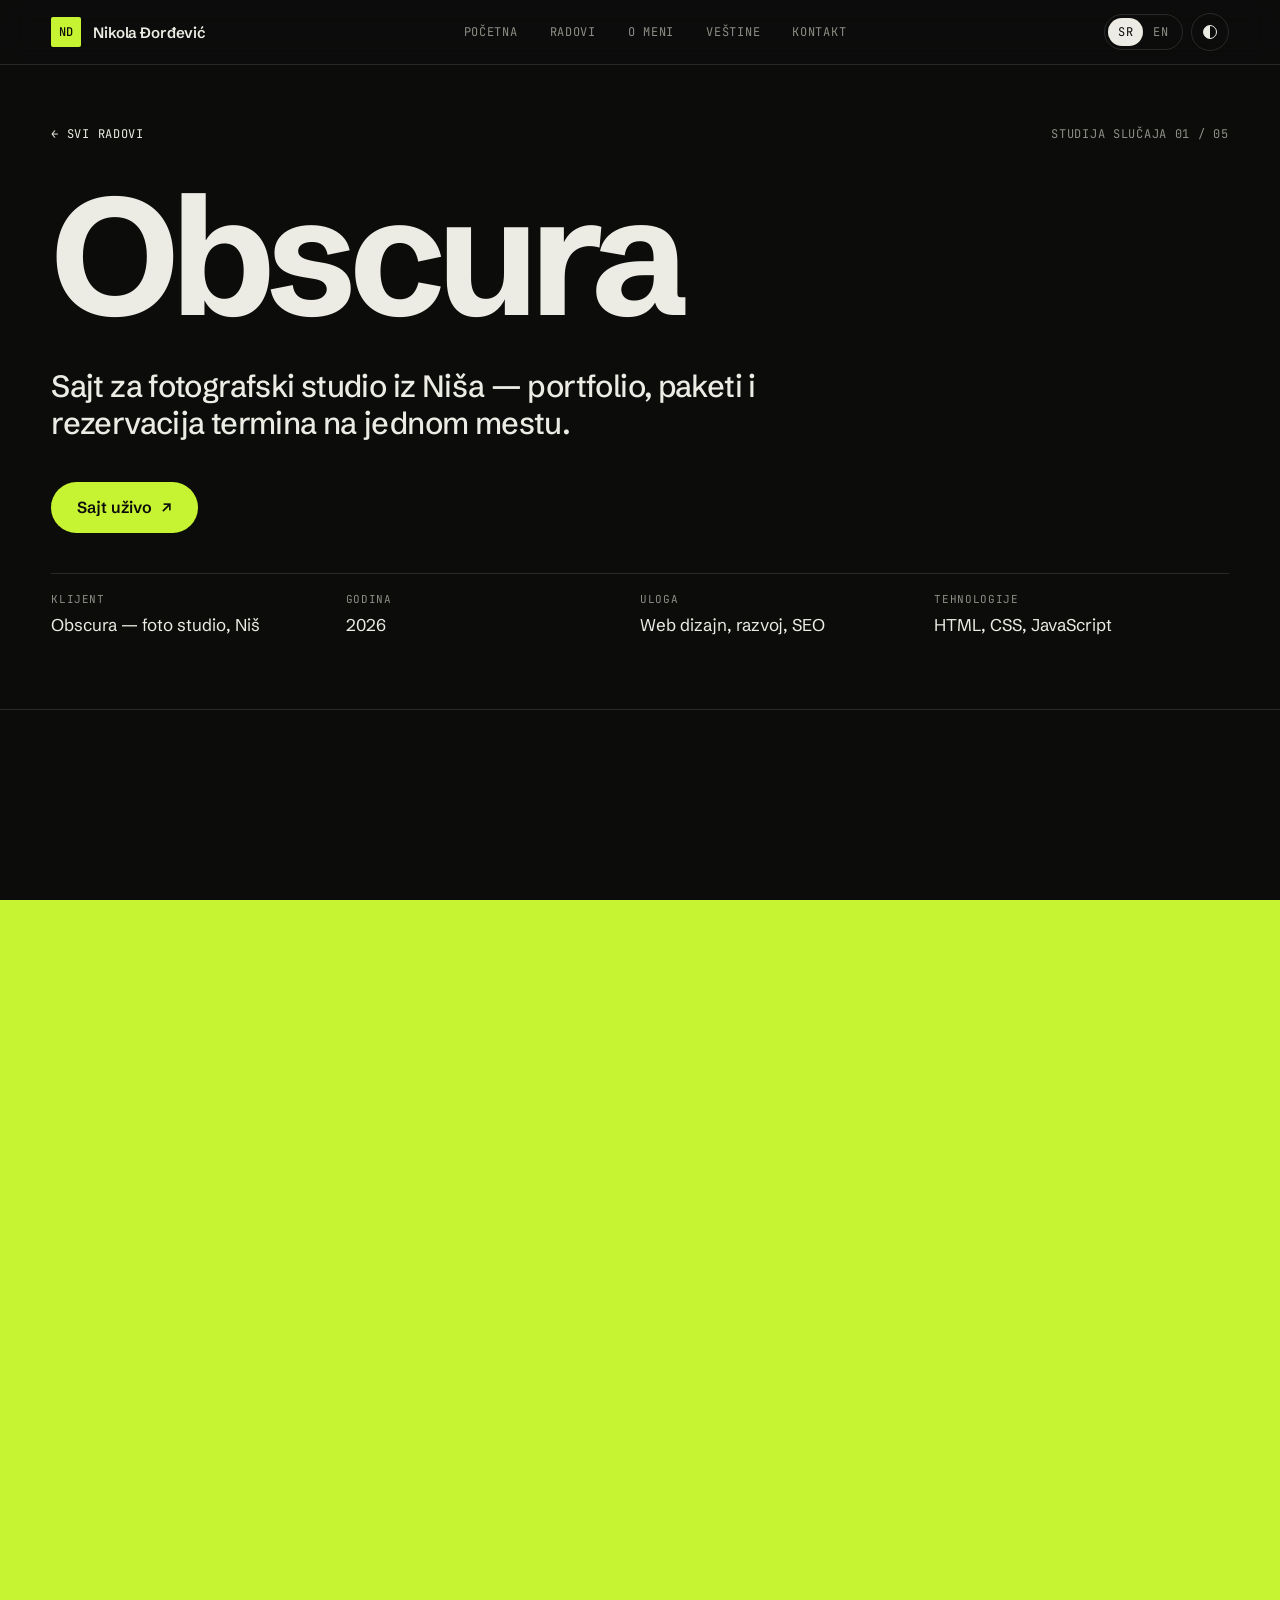
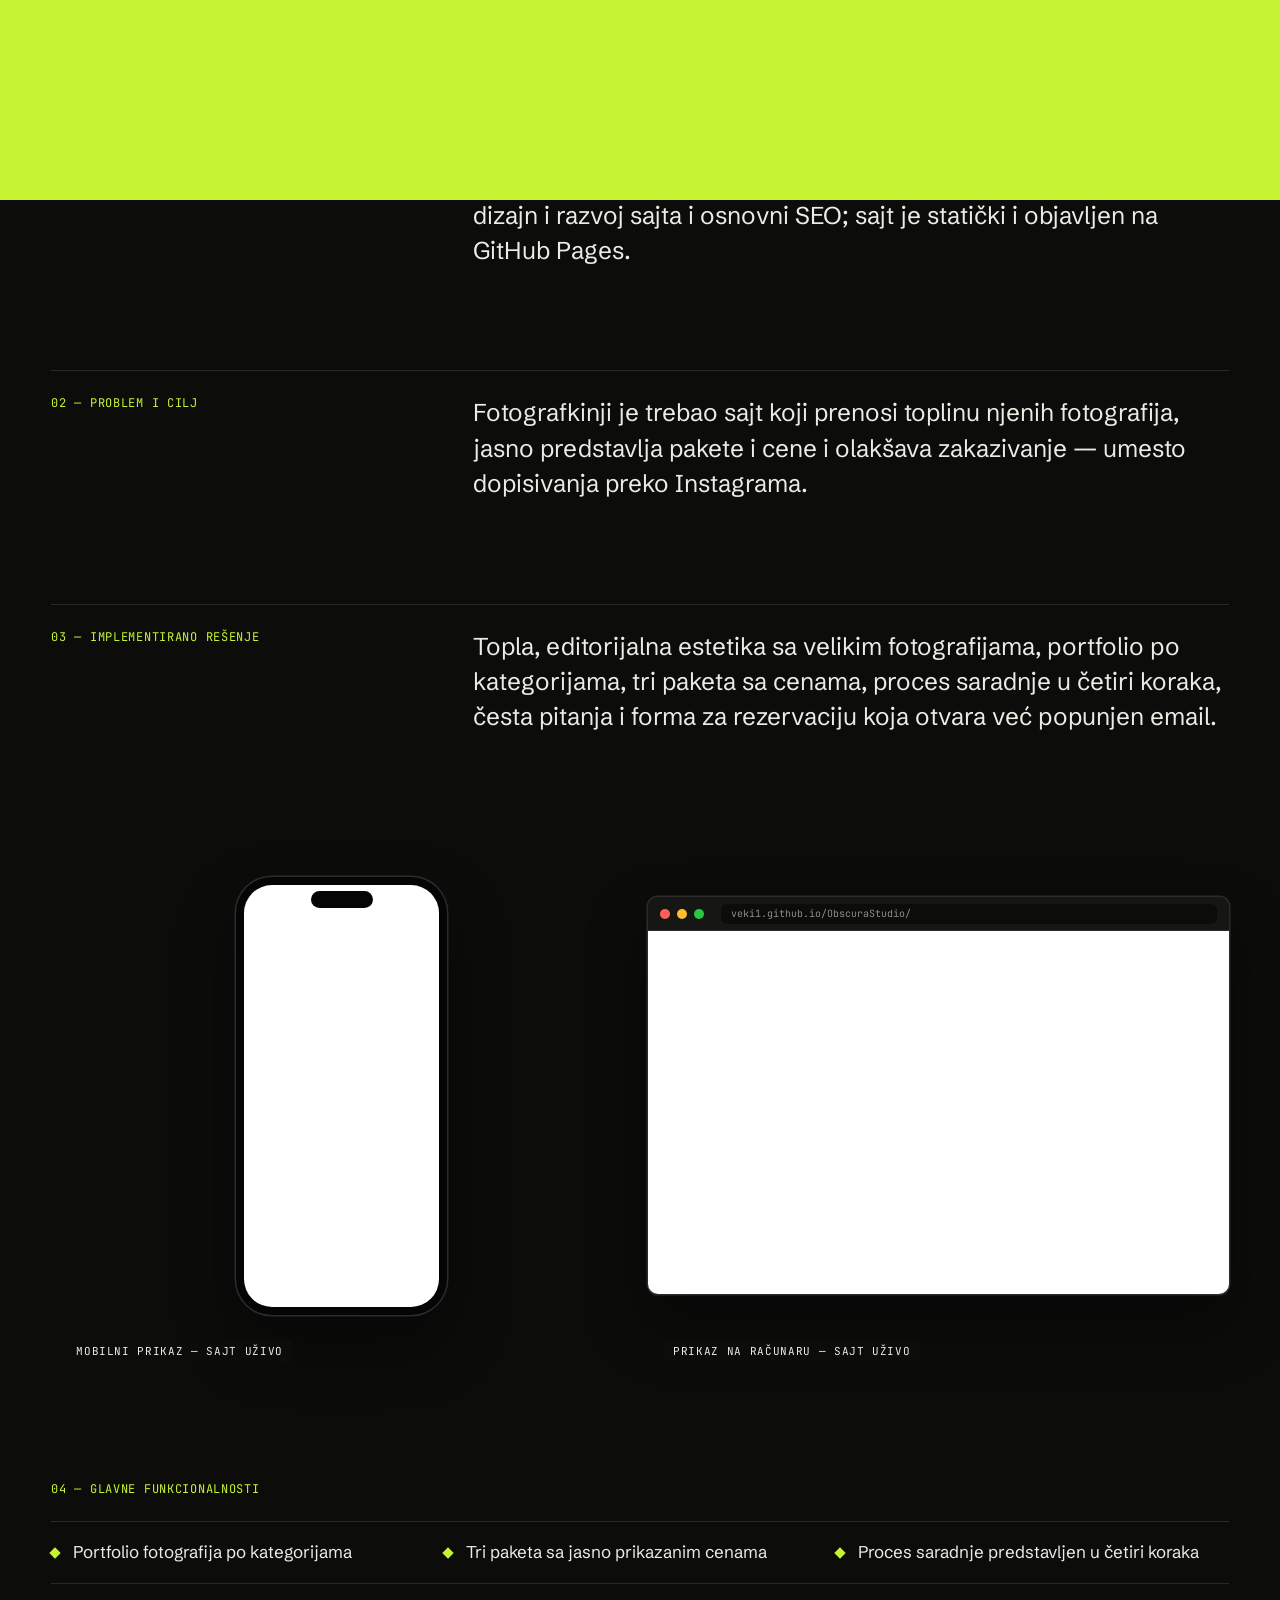
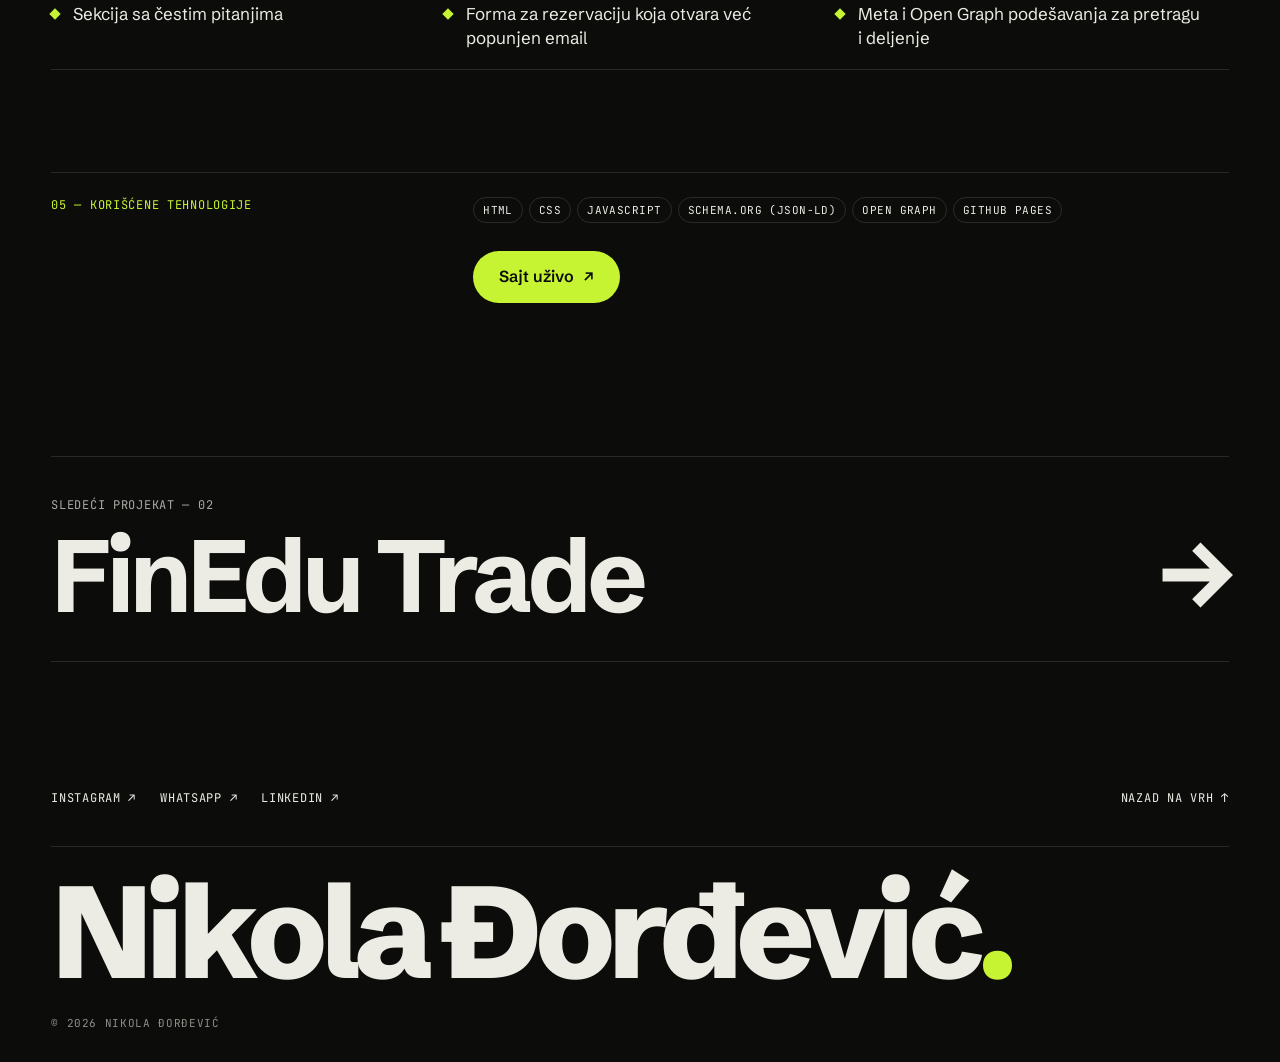
<file: radovi/obscura.html>
<!DOCTYPE html>
<html lang="sr-Latn" data-lang="sr" data-theme="dark" data-title-en="Obscura – case study | Nikola Đorđević">
<head>
<meta charset="utf-8">
<meta name="viewport" content="width=device-width, initial-scale=1">
<title>Obscura – studija slučaja | Nikola Đorđević</title>
<meta name="description" content="Studija slučaja: Sajt za fotografski studio iz Niša — portfolio, paketi i rezervacija termina na jednom mestu. Pogledajte cilj, rešenje, funkcionalnosti i tehnologije.">
<meta name="robots" content="index, follow">
<meta name="author" content="Nikola Đorđević">
<link rel="canonical" href="https://veki1.github.io/Portfolio/radovi/obscura.html">
<meta name="theme-color" content="#0C0D0B">
<link rel="icon" href="../favicon.svg" type="image/svg+xml">
<link rel="icon" href="../favicon.png" type="image/png" sizes="64x64">
<link rel="apple-touch-icon" href="../apple-touch-icon.png">
<meta property="og:type" content="article">
<meta property="og:site_name" content="Nikola Đorđević — portfolio">
<meta property="og:title" content="Obscura – studija slučaja | Nikola Đorđević">
<meta property="og:description" content="Studija slučaja: Sajt za fotografski studio iz Niša — portfolio, paketi i rezervacija termina na jednom mestu. Pogledajte cilj, rešenje, funkcionalnosti i tehnologije.">
<meta property="og:url" content="https://veki1.github.io/Portfolio/radovi/obscura.html">
<meta property="og:image" content="https://veki1.github.io/Portfolio/og-image.jpg">
<meta property="og:image:width" content="1200">
<meta property="og:image:height" content="630">
<meta property="og:image:alt" content="Nikola Đorđević — web developer i dizajner">
<meta property="og:locale" content="sr_RS">
<meta property="og:locale:alternate" content="en_US">
<meta name="twitter:card" content="summary_large_image">
<meta name="twitter:title" content="Obscura – studija slučaja | Nikola Đorđević">
<meta name="twitter:description" content="Studija slučaja: Sajt za fotografski studio iz Niša — portfolio, paketi i rezervacija termina na jednom mestu. Pogledajte cilj, rešenje, funkcionalnosti i tehnologije.">
<meta name="twitter:image" content="https://veki1.github.io/Portfolio/og-image.jpg">
<meta name="twitter:image:alt" content="Nikola Đorđević — web developer i dizajner">
<link rel="preconnect" href="https://fonts.googleapis.com">
<link rel="preconnect" href="https://fonts.gstatic.com" crossorigin>
<link href="https://fonts.googleapis.com/css2?family=Schibsted+Grotesk:wght@400;500;600;700;800&amp;family=JetBrains+Mono:wght@400;500&amp;display=swap" rel="stylesheet">
<style>
html{--bg:#0C0D0B;--sf:#151613;--ink:#ECECE4;--mut:#8D8E86;--ln:rgba(236,236,228,.13);--acc:#C6F432;--acct:var(--acc);--onacc:#0C0D0B;--cur:var(--acc)}
html[data-theme=light]{--bg:#F1F1EB;--sf:#E6E6DF;--ink:#10110E;--mut:#5B5C55;--ln:rgba(16,17,14,.15);--acct:color-mix(in oklch,var(--acc) 48%,#10110E);--cur:var(--ink)}
html:not([data-lang=en]) [data-l=en]{display:none!important}
html[data-lang=en] [data-l=sr]{display:none!important}
html:not([data-theme=light]) [data-th=light]{display:none!important}
html[data-theme=light] [data-th=dark]{display:none!important}
body{margin:0;background:var(--bg);color:var(--ink);font-family:'Schibsted Grotesk',Helvetica,Arial,sans-serif;-webkit-font-smoothing:antialiased;transition:background .5s,color .5s;overflow-x:hidden}
*{box-sizing:border-box}
::selection{background:var(--acc);color:#0C0D0B}
a{color:var(--ink);text-decoration:none}
a:hover{color:var(--acct)}
[id]{scroll-margin-top:72px}
@media (max-width:439px){[data-hidesm]{display:none!important}}
@media (max-width:859px){[data-navlinks]{display:none!important}[data-hero-scale]{transform:scale(1.3)!important}}
.h0:hover{color:var(--ink)!important}
.h1:hover{border-color:var(--ink)!important}
.h2:hover{transform:translateY(-3px)!important}
.h3:hover{background:var(--ink)!important;color:var(--bg)!important}
.h4:hover{background:var(--acc)!important;color:#0C0D0B!important;padding:30px 24px!important}
.h5:hover{background:var(--sf)!important}
.h6:focus{border-bottom-color:var(--acc)!important}
.h7:hover{color:var(--acct)!important}
.h8:hover{background:var(--acc)!important;color:#0C0D0B!important;padding:40px 28px!important}
</style>
<link rel="stylesheet" href="../site.css">
<script>(function(){var d=document.documentElement;try{if(localStorage.getItem('nd-portfolio-lang')==='en'){d.setAttribute('data-lang','en');d.lang='en'}if(localStorage.getItem('nd-portfolio-theme')==='light'){d.setAttribute('data-theme','light');document.querySelector('meta[name=theme-color]').setAttribute('content','#F1F1EB')}}catch(e){}try{if(sessionStorage.getItem('nd-ov')&&!(window.matchMedia&&matchMedia('(prefers-reduced-motion: reduce)').matches)){d.classList.add('ov-in');setTimeout(function(){d.classList.remove('ov-in')},2500)}}catch(e){}})()</script>
<script type="application/ld+json">{"@context":"https://schema.org","@graph":[{"@type":"CreativeWork","@id":"https://veki1.github.io/Portfolio/radovi/obscura.html#rad","name":"Obscura — Fotografski studio · Dizajn i razvoj","description":"Sajt za fotografski studio iz Niša — portfolio, paketi i rezervacija termina na jednom mestu.","url":"https://veki1.github.io/Portfolio/radovi/obscura.html","inLanguage":"sr-Latn","dateCreated":"2026","author":{"@id":"https://veki1.github.io/Portfolio/#nikola"},"publisher":{"@id":"https://veki1.github.io/Portfolio/#biznis"},"sameAs":"https://veki1.github.io/ObscuraStudio/","image":"https://veki1.github.io/Portfolio/assets/obscura-hero.webp"},{"@type":"BreadcrumbList","itemListElement":[{"@type":"ListItem","position":1,"name":"Početna","item":"https://veki1.github.io/Portfolio/"},{"@type":"ListItem","position":2,"name":"Radovi","item":"https://veki1.github.io/Portfolio/#work"},{"@type":"ListItem","position":3,"name":"Obscura","item":"https://veki1.github.io/Portfolio/radovi/obscura.html"}]},{"@type":"Person","@id":"https://veki1.github.io/Portfolio/#nikola","name":"Nikola Đorđević","jobTitle":"Web developer i dizajner","description":"Web developer i dizajner sa obrazovanjem iz informatike","image":"https://veki1.github.io/Portfolio/assets/nikola-portret.webp","email":"mailto:nikoladjordjevic2000@gmail.com","telephone":"+381645325643","url":"https://veki1.github.io/Portfolio/","sameAs":["https://www.linkedin.com/in/nikola-%C4%91or%C4%91evi%C4%87-5b4b70210/","https://github.com/VeKI1","https://www.instagram.com/nikoladjordjevic13/"]}]}</script>
<script src="../app.js" defer></script>
</head>
<body>
<a class="skip" href="#main"><span data-l="sr">Preskoči na sadržaj</span><span data-l="en" lang="en">Skip to content</span></a>

<div style="min-height:100vh;background:var(--bg);color:var(--ink)">


  <div data-ref="ring" aria-hidden="true" style="position:fixed;left:0;top:0;width:84px;height:84px;margin:-42px 0 0 -42px;border-radius:50%;border:1px solid var(--ink);z-index:200;pointer-events:none;display:grid;place-items:center;transform:translate(-200px,-200px) scale(.4);transition:background .3s,border-color .3s">
    <span data-ref="ringLabel" style="font-family:'JetBrains Mono',monospace;font-size:11px;letter-spacing:.06em;text-transform:uppercase;color:#0C0D0B;opacity:0;transition:opacity .2s"><span data-l="sr">Pogledaj</span><span data-l="en" lang="en">View</span></span>
  </div>
  <div data-ref="dot" aria-hidden="true" style="position:fixed;left:0;top:0;width:8px;height:8px;margin:-4px 0 0 -4px;border-radius:50%;background:var(--cur);z-index:201;pointer-events:none;transform:translate(-200px,-200px)"></div>




<div data-ref="ov" aria-hidden="true" style="position:fixed;inset:0;z-index:150;background:var(--acc);transform:translateY(100%);pointer-events:none;display:flex;align-items:flex-end;padding:clamp(20px,4vw,56px)">
  <span style="font-size:clamp(48px,9vw,140px);font-weight:700;letter-spacing:-.045em;line-height:.9;color:#0C0D0B" data-ref="ovlabel"></span>
</div>

<header style="position:fixed;top:0;left:0;right:0;z-index:60;background:color-mix(in oklch,var(--bg) 82%,transparent);backdrop-filter:blur(14px);-webkit-backdrop-filter:blur(14px);border-bottom:1px solid var(--ln)">
  <div style="margin:0 auto;padding:0 clamp(20px,4vw,56px);height:64px;display:flex;align-items:center;justify-content:space-between;gap:24px">
    <a aria-label="Nikola Đorđević — početna" href="../index.html" style="all:unset;display:flex;align-items:center;gap:12px;cursor:pointer" data-label="Početna">
      <span style="width:30px;height:30px;background:var(--acc);color:#0C0D0B;display:grid;place-items:center;font-family:'JetBrains Mono',monospace;font-weight:500;font-size:12px;border-radius:2px">ND</span>
      <span data-hidesm="" style="font-weight:600;font-size:15px;letter-spacing:-.01em;color:var(--ink)">Nikola Đorđević</span>
    </a>
    
      <nav data-navlinks="" id="site-nav" aria-label="Glavna navigacija" data-aria-sr="Glavna navigacija" data-aria-en="Main navigation" style="display:flex;gap:32px;font-family:'JetBrains Mono',monospace;font-size:12px;letter-spacing:.06em;text-transform:uppercase">
        <a href="../index.html" style="all:unset;cursor:pointer;color:var(--mut);transition:color .2s" data-label="Početna" class="h0"><span data-l="sr">Početna</span><span data-l="en" lang="en">Home</span></a>
        <a href="../index.html#work" style="all:unset;cursor:pointer;color:var(--mut);transition:color .2s" data-label="Početna" class="h0"><span data-l="sr">Radovi</span><span data-l="en" lang="en">Work</span></a>
        <a href="../index.html#about" style="all:unset;cursor:pointer;color:var(--mut);transition:color .2s" data-label="Početna" class="h0"><span data-l="sr">O meni</span><span data-l="en" lang="en">About</span></a>
        <a href="../index.html#skills" style="all:unset;cursor:pointer;color:var(--mut);transition:color .2s" data-label="Početna" class="h0"><span data-l="sr">Veštine</span><span data-l="en" lang="en">Skills</span></a>
        <a href="../index.html#contact" style="all:unset;cursor:pointer;color:var(--mut);transition:color .2s" data-label="Početna" class="h0"><span data-l="sr">Kontakt</span><span data-l="en" lang="en">Contact</span></a>
      </nav>
    
    <div style="display:flex;align-items:center;gap:8px;font-family:'JetBrains Mono',monospace;font-size:12px;letter-spacing:.06em">
      <div role="group" aria-label="Jezik / Language" style="display:flex;border:1px solid var(--ln);border-radius:999px;padding:3px">
        <button style="all:unset;cursor:pointer;padding:6px 10px;border-radius:999px;transition:background .25s,color .25s" data-act="setSr" type="button" lang="sr-Latn" aria-label="Srpski" aria-pressed="true">SR</button>
        <button style="all:unset;cursor:pointer;padding:6px 10px;border-radius:999px;transition:background .25s,color .25s" data-act="setEn" type="button" lang="en" aria-label="English" aria-pressed="false">EN</button>
      </div>
      <button aria-label="Promeni temu (svetla / tamna)" data-aria-sr="Promeni temu (svetla / tamna)" data-aria-en="Toggle light / dark theme" aria-pressed="false" style="all:unset;cursor:pointer;width:36px;height:36px;border:1px solid var(--ln);border-radius:50%;display:grid;place-items:center;color:var(--ink);transition:border-color .2s" data-act="toggleTheme" type="button" class="h1">
        <span aria-hidden="true" style="width:14px;height:14px;border-radius:50%;border:1.5px solid currentColor;background:linear-gradient(90deg,currentColor 50%,transparent 50%)"></span>
      </button>
      <button class="navtoggle" type="button" data-act="menu" aria-controls="site-nav" aria-expanded="false" aria-label="Otvori meni"><i aria-hidden="true"></i></button>
    </div>
  </div>
</header>




<main id="main">
  <section style="margin:0 auto;padding:clamp(110px,14vh,150px) clamp(20px,4vw,56px) 56px;display:flex;flex-direction:column;gap:40px">
    <div style="display:flex;flex-wrap:wrap;justify-content:space-between;gap:16px;font-family:'JetBrains Mono',monospace;font-size:12px;letter-spacing:.06em;text-transform:uppercase;color:var(--mut)">
      <a href="../index.html#work" style="all:unset;cursor:pointer;color:var(--ink);transition:color .2s" data-label="Početna" class="h7">← <span data-l="sr">Svi radovi</span><span data-l="en" lang="en">All work</span></a>
      <span><span data-l="sr">Studija slučaja</span><span data-l="en" lang="en">Case study</span> 01 / 05</span>
    </div>
    <h1 style="margin:0;font-size:clamp(48px,13vw,220px);font-weight:700;letter-spacing:-.055em;line-height:.88;text-wrap:balance">Obscura</h1>
    <p style="margin:0;max-width:820px;font-size:clamp(22px,2.4vw,34px);font-weight:500;letter-spacing:-.02em;line-height:1.2;text-wrap:pretty"><span data-l="sr">Sajt za fotografski studio iz Niša — portfolio, paketi i rezervacija termina na jednom mestu.</span><span data-l="en" lang="en">A website for a photography studio in Niš — portfolio, packages and booking in one place.</span></p>
    <div class="cs-links">
      <a class="btn btn-pri" href="https://veki1.github.io/ObscuraStudio/" target="_blank" rel="noopener"><span data-l="sr">Sajt uživo</span><span data-l="en" lang="en">Live Demo</span> <span aria-hidden="true">↗</span><span class="sr-only"> — Obscura</span></a>
    </div>
    
    <div style="display:grid;grid-template-columns:repeat(auto-fit,minmax(min(100%,200px),1fr));border-top:1px solid var(--ln)">
      <div style="display:flex;flex-direction:column;gap:8px;padding:18px 16px 18px 0">
        <span style="font-family:'JetBrains Mono',monospace;font-size:11px;letter-spacing:.06em;text-transform:uppercase;color:var(--mut)"><span data-l="sr">Klijent</span><span data-l="en" lang="en">Client</span></span>
        <span style="font-size:17px">Obscura — foto studio, Niš</span>
      </div>
      <div style="display:flex;flex-direction:column;gap:8px;padding:18px 16px 18px 0">
        <span style="font-family:'JetBrains Mono',monospace;font-size:11px;letter-spacing:.06em;text-transform:uppercase;color:var(--mut)"><span data-l="sr">Godina</span><span data-l="en" lang="en">Year</span></span>
        <span style="font-size:17px">2026</span>
      </div>
      <div style="display:flex;flex-direction:column;gap:8px;padding:18px 16px 18px 0">
        <span style="font-family:'JetBrains Mono',monospace;font-size:11px;letter-spacing:.06em;text-transform:uppercase;color:var(--mut)"><span data-l="sr">Uloga</span><span data-l="en" lang="en">Role</span></span>
        <span style="font-size:17px"><span data-l="sr">Web dizajn, razvoj, SEO</span><span data-l="en" lang="en">Web design, development, SEO</span></span>
      </div>
      <div style="display:flex;flex-direction:column;gap:8px;padding:18px 16px 18px 0">
        <span style="font-family:'JetBrains Mono',monospace;font-size:11px;letter-spacing:.06em;text-transform:uppercase;color:var(--mut)"><span data-l="sr">Tehnologije</span><span data-l="en" lang="en">Technologies</span></span>
        <span style="font-size:17px">HTML, CSS, JavaScript</span>
      </div>
    </div>
  </section>

  <div style="width:100%">
    <div style="position:relative;height:100vh;min-height:520px;background:var(--bg);border-top:1px solid var(--ln);border-bottom:1px solid var(--ln);display:flex;align-items:flex-end;padding:20px">
      <div style="position:absolute;inset:0;display:grid;place-items:center;pointer-events:none">
        <div>
          <div style="display:flex;align-items:center;gap:12px;transform:scale(2.4)" data-hero-scale="">
            <img src="../assets/logo-obscura.webp" alt="Logo fotografskog studija Obscura — suncokret" width="180" height="180" fetchpriority="high" decoding="async" style="width:44px;height:44px;display:block;object-fit:contain">
            <span style="display:flex;flex-direction:column;line-height:1.05"><span style="font-size:20px;font-weight:700;letter-spacing:-.01em;color:var(--ink);white-space:nowrap">OBSCURA</span><span style="font-family:'JetBrains Mono',monospace;font-size:9px;letter-spacing:.12em;text-transform:uppercase;color:var(--mut);white-space:nowrap">photography studio</span></span>
          </div>
        </div>
      </div>
    </div>
    
  </div>

  <section style="margin:0 auto;padding:clamp(72px,10vw,140px) clamp(20px,4vw,56px) 0;display:flex;flex-direction:column;gap:clamp(56px,8vw,112px)">
    <div data-reveal="0" style="display:flex;flex-wrap:wrap;gap:24px 64px;border-top:1px solid var(--ln);padding-top:24px">
      <h2 style="margin:0;font-weight:400;font-family:'JetBrains Mono',monospace;font-size:12px;letter-spacing:.06em;text-transform:uppercase;color:var(--acct);flex:1 1 240px">01 — <span data-l="sr">Pregled projekta</span><span data-l="en" lang="en">Project overview</span></h2>
      <p style="margin:0;font-size:clamp(20px,1.9vw,26px);line-height:1.45;text-wrap:pretty;flex:2 1 min(100%,520px);min-width:0"><span data-l="sr">Klijentski projekat za fotografski studio Obscura iz Niša. Radio sam dizajn i razvoj sajta i osnovni SEO; sajt je statički i objavljen na GitHub Pages.</span><span data-l="en" lang="en">A client project for Obscura, a photography studio in Niš. I handled the design, development and basic SEO; the site is static and hosted on GitHub Pages.</span></p>
    </div>
    <div data-reveal="0" style="display:flex;flex-wrap:wrap;gap:24px 64px;border-top:1px solid var(--ln);padding-top:24px">
      <h2 style="margin:0;font-weight:400;font-family:'JetBrains Mono',monospace;font-size:12px;letter-spacing:.06em;text-transform:uppercase;color:var(--acct);flex:1 1 240px">02 — <span data-l="sr">Problem i cilj</span><span data-l="en" lang="en">Problem &amp; goal</span></h2>
      <p style="margin:0;font-size:clamp(20px,1.9vw,26px);line-height:1.45;text-wrap:pretty;flex:2 1 min(100%,520px);min-width:0"><span data-l="sr">Fotografkinji je trebao sajt koji prenosi toplinu njenih fotografija, jasno predstavlja pakete i cene i olakšava zakazivanje — umesto dopisivanja preko Instagrama.</span><span data-l="en" lang="en">The photographer needed a site that carries the warmth of her photos, presents packages and prices clearly, and makes booking easy — instead of back-and-forth on Instagram.</span></p>
    </div>
    <div data-reveal="0" style="display:flex;flex-wrap:wrap;gap:24px 64px;border-top:1px solid var(--ln);padding-top:24px">
      <h2 style="margin:0;font-weight:400;font-family:'JetBrains Mono',monospace;font-size:12px;letter-spacing:.06em;text-transform:uppercase;color:var(--acct);flex:1 1 240px">03 — <span data-l="sr">Implementirano rešenje</span><span data-l="en" lang="en">Implemented solution</span></h2>
      <p style="margin:0;font-size:clamp(20px,1.9vw,26px);line-height:1.45;text-wrap:pretty;flex:2 1 min(100%,520px);min-width:0"><span data-l="sr">Topla, editorijalna estetika sa velikim fotografijama, portfolio po kategorijama, tri paketa sa cenama, proces saradnje u četiri koraka, česta pitanja i forma za rezervaciju koja otvara već popunjen email.</span><span data-l="en" lang="en">A warm, editorial look with large photography, a portfolio by category, three priced packages, a four-step process, FAQ, and a booking form that opens a pre-filled email.</span></p>
    </div>
    <div data-reveal="0" style="display:grid;grid-template-columns:repeat(auto-fit,minmax(min(100%,360px),1fr));gap:16px">
      <div style="position:relative;min-height:520px;display:grid;place-items:center;padding:40px 16px 64px">
        <div style="width:211px;height:438px;padding:8px;border-radius:36px;background:#050505;box-shadow:0 0 0 1.5px #2c2d2a,0 30px 60px rgba(0,0,0,.45);position:relative">
          <div style="position:absolute;top:14px;left:50%;transform:translateX(-50%);width:62px;height:17px;border-radius:12px;background:#050505;z-index:2"></div>
          <div style="width:195px;height:422px;border-radius:28px;overflow:hidden;background:#fff">
            <iframe tabindex="-1" src="https://veki1.github.io/ObscuraStudio/" title="Sajt Obscura otvoren na telefonu" loading="lazy" style="width:375px;height:812px;border:0;transform:scale(.52);transform-origin:0 0;display:block"></iframe>
          </div>
        </div>
        <span style="position:absolute;left:16px;bottom:16px;font-family:'JetBrains Mono',monospace;font-size:11px;letter-spacing:.06em;text-transform:uppercase;color:var(--ink);background:var(--bg);padding:5px 9px"><span data-l="sr">mobilni prikaz — sajt uživo</span><span data-l="en" lang="en">mobile view — live site</span></span>
      </div>
      <div style="position:relative;min-height:520px;display:flex;flex-direction:column;justify-content:center;padding:40px 0 64px">
        <div style="width:100%;border-radius:10px;overflow:hidden;background:#050505;box-shadow:0 0 0 1.5px #2c2d2a,0 30px 60px rgba(0,0,0,.45)">
          <div style="height:34px;display:flex;align-items:center;gap:7px;padding:0 12px;background:#161714;border-bottom:1px solid #2c2d2a">
            <span style="width:10px;height:10px;border-radius:50%;background:#FF5F57;flex:none"></span>
            <span style="width:10px;height:10px;border-radius:50%;background:#FEBC2E;flex:none"></span>
            <span style="width:10px;height:10px;border-radius:50%;background:#28C840;flex:none"></span>
            <span style="margin-left:10px;flex:1;min-width:0;height:20px;border-radius:6px;background:#0C0D0B;color:#8D8E86;font-family:'JetBrains Mono',monospace;font-size:10px;display:flex;align-items:center;padding:0 10px;overflow:hidden;white-space:nowrap">veki1.github.io/ObscuraStudio/</span>
          </div>
          <div data-fit="1440" style="position:relative;width:100%;aspect-ratio:16/10;overflow:hidden;background:#fff">
            <iframe tabindex="-1" src="https://veki1.github.io/ObscuraStudio/" title="Sajt Obscura otvoren na računaru" loading="lazy" style="position:absolute;left:0;top:0;width:1440px;height:900px;border:0;transform-origin:0 0;transform:scale(.4)"></iframe>
          </div>
        </div>
        <span style="position:absolute;left:16px;bottom:16px;font-family:'JetBrains Mono',monospace;font-size:11px;letter-spacing:.06em;text-transform:uppercase;color:var(--ink);background:var(--bg);padding:5px 9px"><span data-l="sr">prikaz na računaru — sajt uživo</span><span data-l="en" lang="en">desktop view — live site</span></span>
      </div>
    </div>
    <div style="display:flex;flex-direction:column;gap:24px">
      <h2 data-reveal="0" style="margin:0;font-weight:400;font-family:'JetBrains Mono',monospace;font-size:12px;letter-spacing:.06em;text-transform:uppercase;color:var(--acct)">04 — <span data-l="sr">Glavne funkcionalnosti</span><span data-l="en" lang="en">Key features</span></h2>
      <ul class="feats" data-reveal="0">
          <li><span data-l="sr">Portfolio fotografija po kategorijama</span><span data-l="en" lang="en">Photo portfolio organised by category</span></li>
          <li><span data-l="sr">Tri paketa sa jasno prikazanim cenama</span><span data-l="en" lang="en">Three packages with clearly shown prices</span></li>
          <li><span data-l="sr">Proces saradnje predstavljen u četiri koraka</span><span data-l="en" lang="en">The working process explained in four steps</span></li>
          <li><span data-l="sr">Sekcija sa čestim pitanjima</span><span data-l="en" lang="en">FAQ section</span></li>
          <li><span data-l="sr">Forma za rezervaciju koja otvara već popunjen email</span><span data-l="en" lang="en">Booking form that opens a pre-filled email</span></li>
          <li><span data-l="sr">Meta i Open Graph podešavanja za pretragu i deljenje</span><span data-l="en" lang="en">Meta and Open Graph set up for search and sharing</span></li>
      </ul>
    </div>
    <div data-reveal="0" style="display:flex;flex-wrap:wrap;gap:24px 64px;border-top:1px solid var(--ln);padding-top:24px">
      <h2 style="margin:0;font-weight:400;font-family:'JetBrains Mono',monospace;font-size:12px;letter-spacing:.06em;text-transform:uppercase;color:var(--acct);flex:1 1 240px">05 — <span data-l="sr">Korišćene tehnologije</span><span data-l="en" lang="en">Technologies used</span></h2>
      <div style="flex:2 1 min(100%,520px);min-width:0;display:flex;flex-direction:column;gap:28px">
        <ul class="tags" aria-label="Tehnologije" data-aria-sr="Tehnologije" data-aria-en="Technologies"><li>HTML</li><li>CSS</li><li>JavaScript</li><li>Schema.org (JSON-LD)</li><li>Open Graph</li><li>GitHub Pages</li></ul>
        <div class="cs-links">
      <a class="btn btn-pri" href="https://veki1.github.io/ObscuraStudio/" target="_blank" rel="noopener"><span data-l="sr">Sajt uživo</span><span data-l="en" lang="en">Live Demo</span> <span aria-hidden="true">↗</span><span class="sr-only"> — Obscura</span></a>
        </div>
      </div>
    </div>
  </section>

  <section style="margin:0 auto;padding:clamp(80px,12vw,160px) clamp(20px,4vw,56px) 0">
    <a href="finedu-trade.html" data-cursor="view" style="all:unset;box-sizing:border-box;cursor:pointer;width:100%;display:flex;flex-direction:column;gap:16px;padding:40px 0;border-top:1px solid var(--ln);border-bottom:1px solid var(--ln);color:var(--ink);transition:background .4s cubic-bezier(.2,.7,.2,1),color .3s,padding .4s cubic-bezier(.2,.7,.2,1)" data-label="FinEdu Trade" class="h8">
      <span style="font-family:'JetBrains Mono',monospace;font-size:12px;letter-spacing:.06em;text-transform:uppercase;opacity:.7"><span data-l="sr">Sledeći projekat</span><span data-l="en" lang="en">Next project</span> — 02</span>
      <span style="display:flex;justify-content:space-between;align-items:flex-end;gap:24px;font-size:clamp(40px,8vw,128px);font-weight:700;letter-spacing:-.05em;line-height:.9"><span>FinEdu Trade</span><span>→</span></span>
    </a>
  </section>
</main>


<footer style="margin:0 auto;padding:clamp(80px,10vw,140px) clamp(20px,4vw,56px) 32px;overflow:hidden">
  <div style="display:flex;flex-wrap:wrap;justify-content:space-between;gap:24px;margin-bottom:40px;font-family:'JetBrains Mono',monospace;font-size:12px;letter-spacing:.06em;text-transform:uppercase">
    <div style="display:flex;flex-wrap:wrap;gap:24px">
      <a href="https://www.instagram.com/nikoladjordjevic13/" target="_blank" rel="noopener">Instagram ↗</a>
      <a href="https://wa.me/381645325643" target="_blank" rel="noopener">WhatsApp ↗</a>
      <a href="https://www.linkedin.com/in/nikola-%C4%91or%C4%91evi%C4%87-5b4b70210/" target="_blank" rel="noopener">LinkedIn ↗</a>
    </div>
    <a href="#top" style="all:unset;cursor:pointer;color:var(--ink);transition:color .2s" data-act="top" class="h7"><span data-l="sr">Nazad na vrh</span><span data-l="en" lang="en">Back to top</span> ↑</a>
  </div>
  <div aria-hidden="true" style="font-size:clamp(34px,10.2vw,150px);font-weight:800;letter-spacing:-.06em;line-height:.8;white-space:nowrap;border-top:1px solid var(--ln);padding-top:32px">Nikola Đorđević<span style="color:var(--acct)">.</span></div>
  <div style="display:flex;flex-wrap:wrap;justify-content:space-between;gap:16px;margin-top:32px;font-family:'JetBrains Mono',monospace;font-size:11px;letter-spacing:.06em;text-transform:uppercase;color:var(--mut)">
    <span>© <span data-ref="year">2026</span> Nikola Đorđević</span>
  </div>
</footer>

</div>

</body>
</html>
</file>
<file: site.css>
/* Shared styles for all pages (loaded after the inline critical styles). */
html{color-scheme:dark;--focus:var(--acc)}
html[data-theme=light]{color-scheme:light;--focus:var(--ink)}
@media (prefers-reduced-motion:no-preference){html{scroll-behavior:smooth}}

/* ---------- Accessibility ---------- */
.skip{position:fixed;left:16px;top:-100px;z-index:400;padding:12px 18px;background:var(--acc);color:#0C0D0B!important;border-radius:999px;font-weight:600;font-size:15px}
.skip:focus{top:12px}
.sr-only{position:absolute!important;width:1px;height:1px;padding:0;margin:-1px;overflow:hidden;clip:rect(0,0,0,0);white-space:nowrap;border:0}
:focus-visible{outline:2px solid var(--focus)!important;outline-offset:3px!important}
[tabindex="-1"]:focus{outline:none!important}
/* keyboard focus mirrors the existing hover effects */
.h0:focus-visible{color:var(--ink)!important}
.h1:focus-visible{border-color:var(--ink)!important}
.h2:focus-visible{transform:translateY(-3px)!important}
.h3:focus-visible{background:var(--ink)!important;color:var(--bg)!important}
.h7:focus-visible{color:var(--acct)!important}
.h8:focus-visible{background:var(--acc)!important;color:#0C0D0B!important}
a:focus-visible{color:var(--acct)}

/* ---------- Header: language switch, theme, mobile menu ---------- */
[data-act=setSr],[data-act=setEn]{background:transparent!important;color:var(--mut)!important}
[data-act=setSr]:hover,[data-act=setEn]:hover{color:var(--ink)!important}
html:not([data-lang=en]) [data-act=setSr],html[data-lang=en] [data-act=setEn]{background:var(--ink)!important;color:var(--bg)!important}
.navtoggle{all:unset;display:none;cursor:pointer;width:36px;height:36px;border:1px solid var(--ln);border-radius:50%;place-items:center;color:var(--ink);transition:border-color .2s}
.navtoggle:hover{border-color:var(--ink)}
.navtoggle i{display:block;position:relative;width:14px;height:10px}
.navtoggle i::before,.navtoggle i::after{content:"";position:absolute;left:0;width:14px;height:1.5px;background:currentColor;transition:transform .25s,top .25s}
.navtoggle i::before{top:1px}
.navtoggle i::after{top:7.5px}
html.nav-open .navtoggle i::before{top:4.25px;transform:rotate(45deg)}
html.nav-open .navtoggle i::after{top:4.25px;transform:rotate(-45deg)}
[data-navlinks] a[aria-current=true]{color:var(--ink)!important}
@media (max-width:859px){
  .navtoggle{display:grid!important}
  html.nav-open [data-navlinks]{display:flex!important;position:fixed;top:64px;left:0;right:0;flex-direction:column;gap:0!important;padding:4px clamp(20px,4vw,56px) 20px;background:var(--bg);border-bottom:1px solid var(--ln);box-shadow:0 24px 40px rgba(0,0,0,.25)}
  html.nav-open [data-navlinks] a{display:block!important;padding:18px 0!important;border-bottom:1px solid var(--ln)!important;font-size:14px!important;color:var(--ink)!important}
}

/* ---------- Custom cursor (only on fine pointers, added by app.js) ---------- */
html.cc *{cursor:none!important}
html.cc input,html.cc textarea{cursor:text!important}

/* ---------- Hero ---------- */
.hero-role{display:block;margin-top:.2em;font-size:max(22px,.36em);letter-spacing:-.035em;line-height:1;color:var(--acct)}
.btn{display:inline-flex;align-items:center;gap:10px;padding:16px 26px;border-radius:999px;font-weight:600;font-size:16px;line-height:1.2;transition:transform .3s cubic-bezier(.2,.7,.2,1),background .25s,color .25s,border-color .25s}
.btn-pri{background:var(--acc);color:#0C0D0B!important}
.btn-pri:hover,.btn-pri:focus-visible{transform:translateY(-3px)}
.btn-sec{border:1px solid var(--ink);color:var(--ink)}
.btn-sec:hover,.btn-sec:focus-visible{background:var(--ink);color:var(--bg)!important}

/* ---------- Work: project cards ---------- */
.projects{list-style:none;margin:0;padding:0;display:grid;gap:16px}
.proj{position:relative;display:grid;grid-template-columns:48px minmax(0,1.1fr) minmax(0,1.3fr) auto;gap:16px 32px;align-items:center;padding:28px;border:1px solid var(--ln);border-radius:4px;background:transparent;transition:background .3s,border-color .3s}
.proj:hover,.proj:focus-within{background:var(--sf);border-color:color-mix(in oklch,var(--ink) 30%,transparent)}
.proj-num{font-family:'JetBrains Mono',monospace;font-size:13px;color:var(--mut)}
.proj h3{margin:0;font-size:clamp(30px,3.6vw,52px);font-weight:600;letter-spacing:-.04em;line-height:1}
.proj h3 a{color:var(--ink)}
.proj h3 a:hover{color:var(--acct)}
.proj-kind{display:block;margin-top:10px;font-family:'JetBrains Mono',monospace;font-size:11px;letter-spacing:.06em;text-transform:uppercase;color:var(--mut)}
.proj-desc{margin:0 0 14px;font-size:16px;line-height:1.5;color:var(--mut);text-wrap:pretty}
.tags{display:flex;flex-wrap:wrap;gap:6px;margin:0;padding:0;list-style:none}
.tags li{font-family:'JetBrains Mono',monospace;font-size:11px;letter-spacing:.04em;text-transform:uppercase;padding:5px 9px;border:1px solid var(--ln);border-radius:999px;color:var(--ink)}
.proj-links{display:flex;flex-direction:column;gap:8px;align-items:stretch}
.plink{display:inline-flex;justify-content:center;align-items:center;gap:8px;padding:10px 16px;border:1px solid var(--ln);border-radius:999px;font-family:'JetBrains Mono',monospace;font-size:12px;letter-spacing:.06em;text-transform:uppercase;white-space:nowrap;color:var(--ink);transition:background .2s,color .2s,border-color .2s}
.plink:hover,.plink:focus-visible{border-color:var(--ink);color:var(--ink)}
.plink-pri{background:var(--acc);border-color:var(--acc);color:#0C0D0B!important}
.plink-pri:hover,.plink-pri:focus-visible{background:var(--ink);border-color:var(--ink);color:var(--bg)!important}
@media (max-width:1023px){.proj{grid-template-columns:40px minmax(0,1fr)}.proj>div:nth-child(4),.proj-links{grid-column:2}.proj-links{flex-direction:row;flex-wrap:wrap}}
@media (max-width:539px){.proj{grid-template-columns:minmax(0,1fr);padding:22px 18px}.proj>div:nth-child(4),.proj-links{grid-column:1}.proj-links .plink{flex:1 1 auto}}

/* ---------- Skills ---------- */
.skills{display:grid;grid-template-columns:repeat(auto-fit,minmax(min(100%,240px),1fr));border-top:1px solid var(--ln);border-left:1px solid var(--ln)}
.skill{padding:28px 24px 32px;border-right:1px solid var(--ln);border-bottom:1px solid var(--ln);display:flex;flex-direction:column;gap:18px}
.skill h3{margin:0;font-size:24px;font-weight:600;letter-spacing:-.03em}
.skill .k{font-family:'JetBrains Mono',monospace;font-size:12px;letter-spacing:.06em;color:var(--acct)}

/* ---------- Contact ---------- */
.clinks{display:flex;flex-direction:column;border-top:1px solid var(--ln)}
.clinks a{display:flex;justify-content:space-between;align-items:baseline;gap:16px;padding:16px 0;border-bottom:1px solid var(--ln);font-size:clamp(17px,1.6vw,21px);font-weight:500;letter-spacing:-.01em;overflow-wrap:anywhere}
.clinks a span:first-child{flex:none;font-family:'JetBrains Mono',monospace;font-size:11px;font-weight:400;letter-spacing:.06em;text-transform:uppercase;color:var(--mut);min-width:84px}
.clinks a span:last-child{text-align:right}
.form-note{margin:0;font-size:14px;line-height:1.5;color:var(--mut)}
[data-chip][aria-pressed=true]{background:var(--ink)!important;color:var(--bg)!important;border-color:var(--ink)!important}
[data-chip][aria-pressed=false]{background:transparent!important;color:var(--ink)!important;border-color:var(--ln)!important}
[data-chip]:hover{border-color:var(--ink)!important}
input[aria-invalid=true],textarea[aria-invalid=true]{border-bottom-color:#ff6b5e!important}
.textbtn{all:unset;cursor:pointer;font-family:'JetBrains Mono',monospace;font-size:12px;letter-spacing:.06em;text-transform:uppercase;color:var(--ink);border-bottom:1px solid var(--acc);padding-bottom:4px}

/* ---------- Case study pages ---------- */
.feats{list-style:none;margin:0;padding:0;display:grid;grid-template-columns:repeat(auto-fit,minmax(min(100%,300px),1fr));border-top:1px solid var(--ln)}
.feats li{display:flex;gap:14px;padding:18px 24px 18px 0;border-bottom:1px solid var(--ln);font-size:17px;line-height:1.45;text-wrap:pretty}
.feats li::before{content:"";flex:none;width:8px;height:8px;margin-top:.5em;background:var(--acc);transform:rotate(45deg)}
.cs-links{display:flex;flex-wrap:wrap;gap:12px}

/* ---------- Reduced motion ---------- */
@media (prefers-reduced-motion:reduce){
  *,*::before,*::after{animation-duration:.01ms!important;animation-iteration-count:1!important;transition-duration:.01ms!important;scroll-behavior:auto!important}
  .h2:hover,.btn-pri:hover,.h2:focus-visible{transform:none!important}
}

/* Page transition: keep the overlay down on arrival until app.js slides it away (no flash of content) */
html.ov-in [data-ref=ov]{transform:translateY(0)!important}

/* ---------- Clients (social proof, inside the hero) ---------- */
.clients{display:flex;flex-direction:column;gap:12px;border-top:1px solid var(--ln);padding-top:16px}
.clients-title{margin:0;font-family:'JetBrains Mono',monospace;font-size:12px;font-weight:400;letter-spacing:.06em;text-transform:uppercase;color:var(--mut)}
.clients-row{display:flex;flex-wrap:wrap;justify-content:space-between;align-items:center;gap:8px 16px}
.ctile{flex:0 1 auto;min-height:88px;padding:8px 14px;display:grid;place-items:center;border-radius:3px;transition:background .3s;min-width:0}
.ctile:hover{background:var(--sf)}
.ctile>div{transform:none!important;zoom:.9}
.ctile img[src*="mikerenje"]{width:72px!important;height:72px!important}
@media (max-width:1023px){.clients-row{justify-content:center;gap:4px 20px}}
@media (max-width:599px){
  .clients-row{gap:0 8px}
  .ctile{min-height:64px;padding:6px 8px}
  .ctile>div{zoom:.7}
}

/* ---------- Project image on cards: shown on touch / smaller screens, where there is no hover preview ---------- */
.proj-media{display:none}
.proj-media-in{display:grid;place-items:center;width:100%;height:100%}
@media (hover:none),(max-width:1023px){
  .proj-media{display:grid;place-items:center;grid-column:1/-1;height:clamp(150px,30vw,210px);border:1px solid var(--ln);border-radius:3px;background:var(--sf);overflow:hidden}
  .proj-media-in>div>div{transform:scale(1.3)!important}
  .proj:hover .proj-media,.proj:focus-within .proj-media{border-color:color-mix(in oklch,var(--ink) 30%,transparent)}
}
@media (max-width:599px){.proj-media-in>div>div{transform:scale(1.05)!important}}
@media (hover:none) and (min-width:1024px){.proj{grid-template-columns:48px minmax(0,1.1fr) minmax(0,1.3fr) auto}}
</file>
